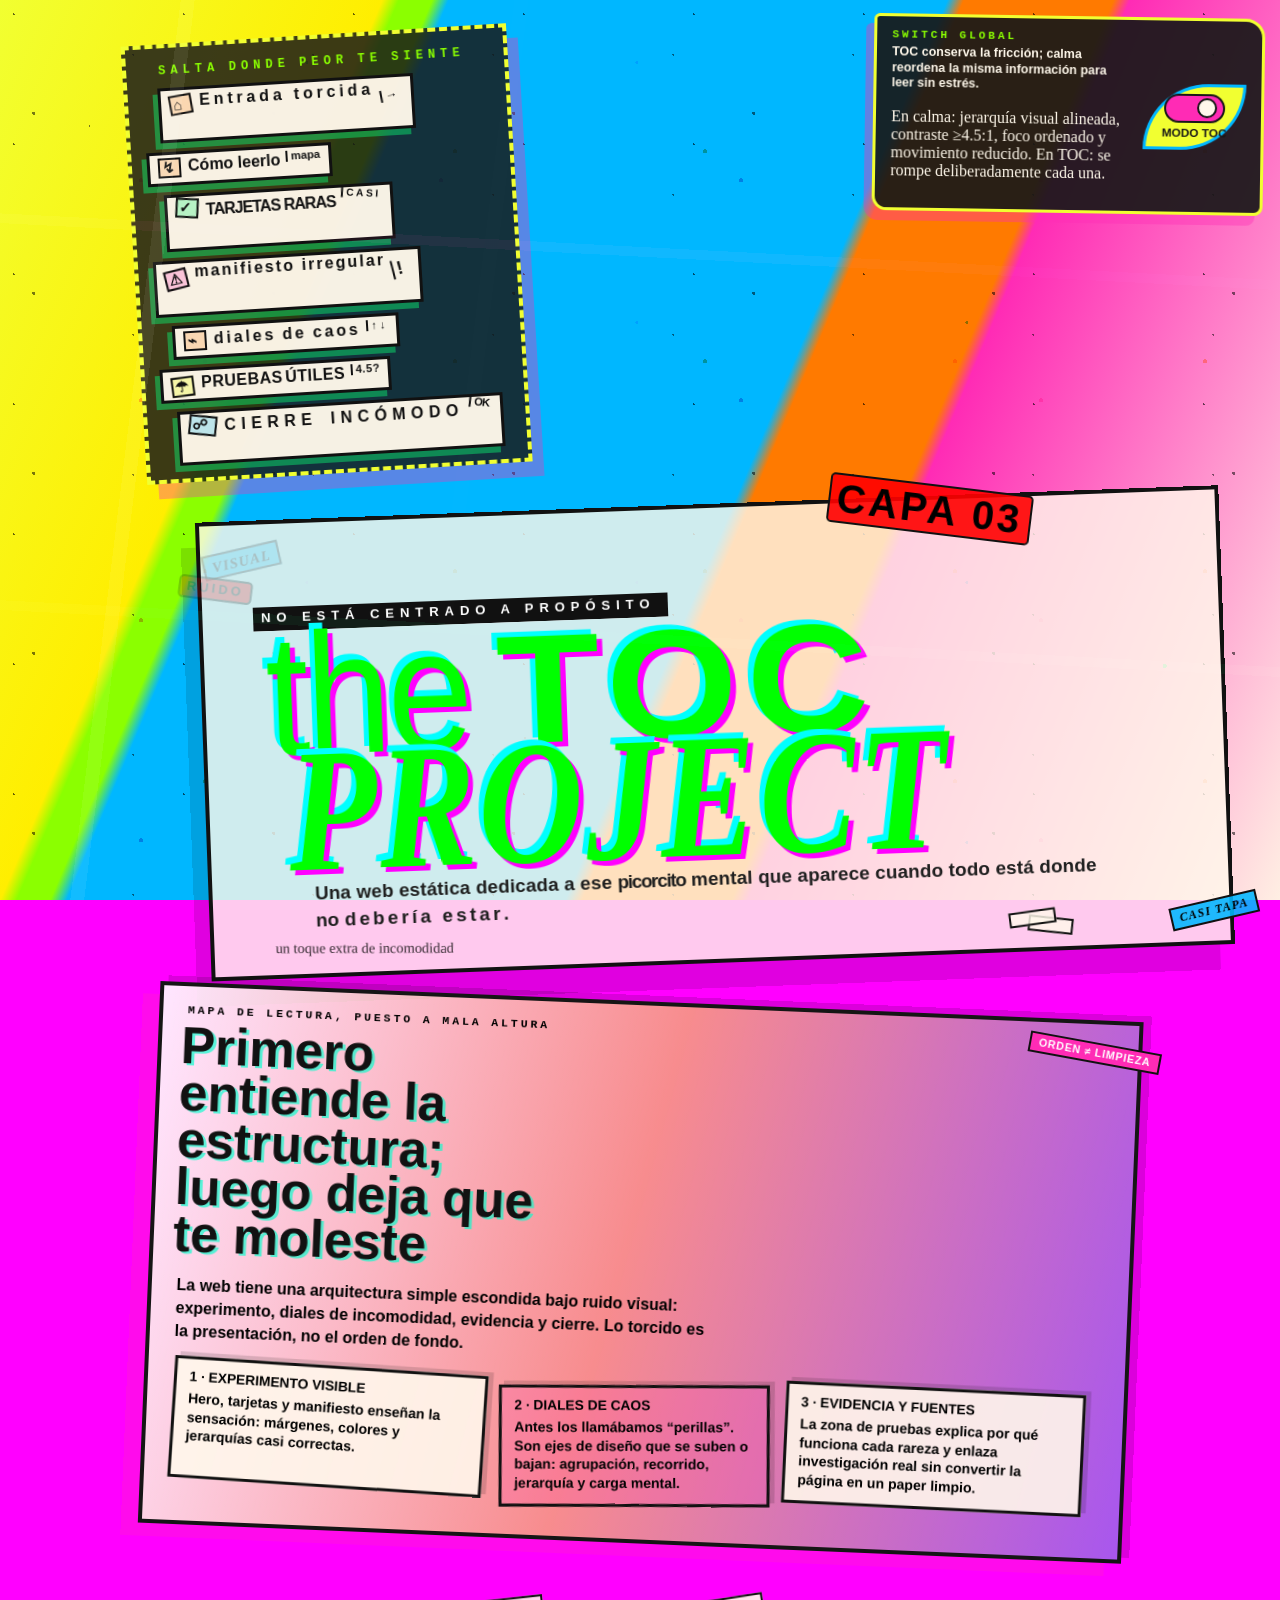
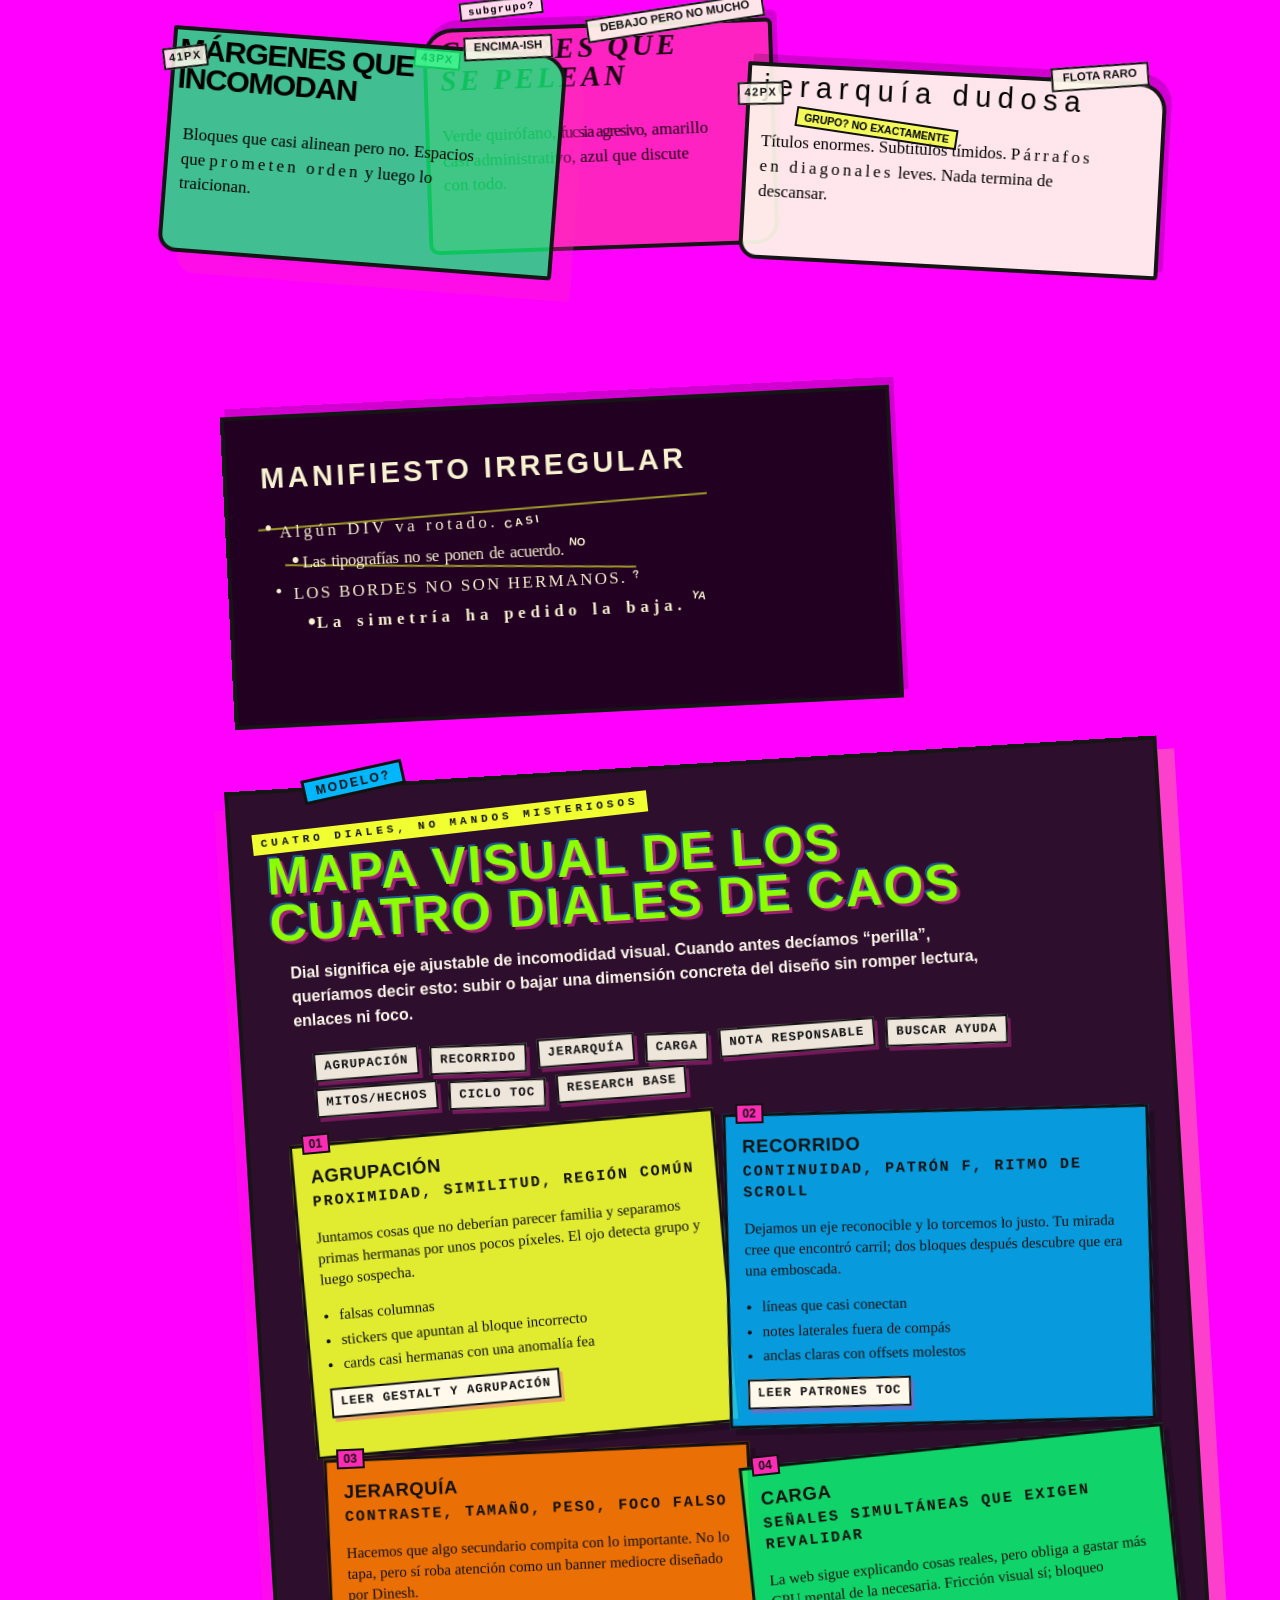
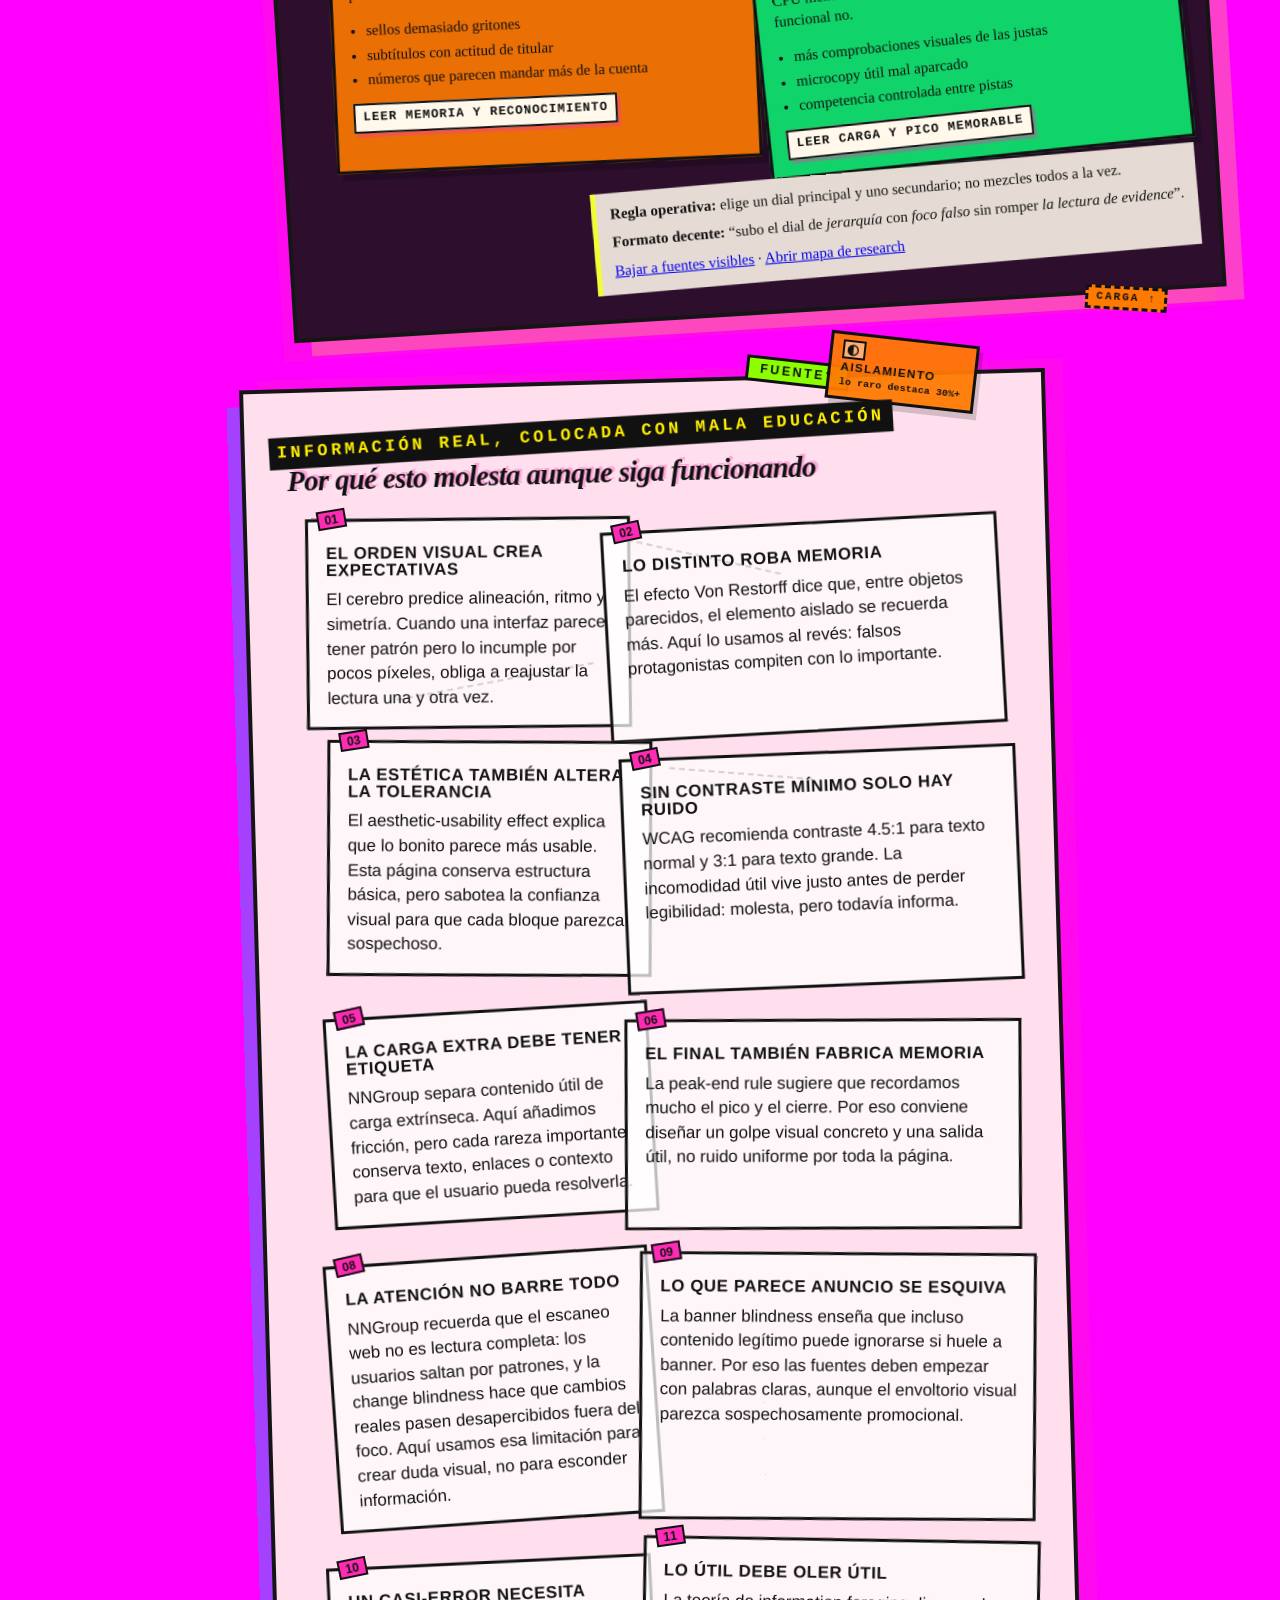
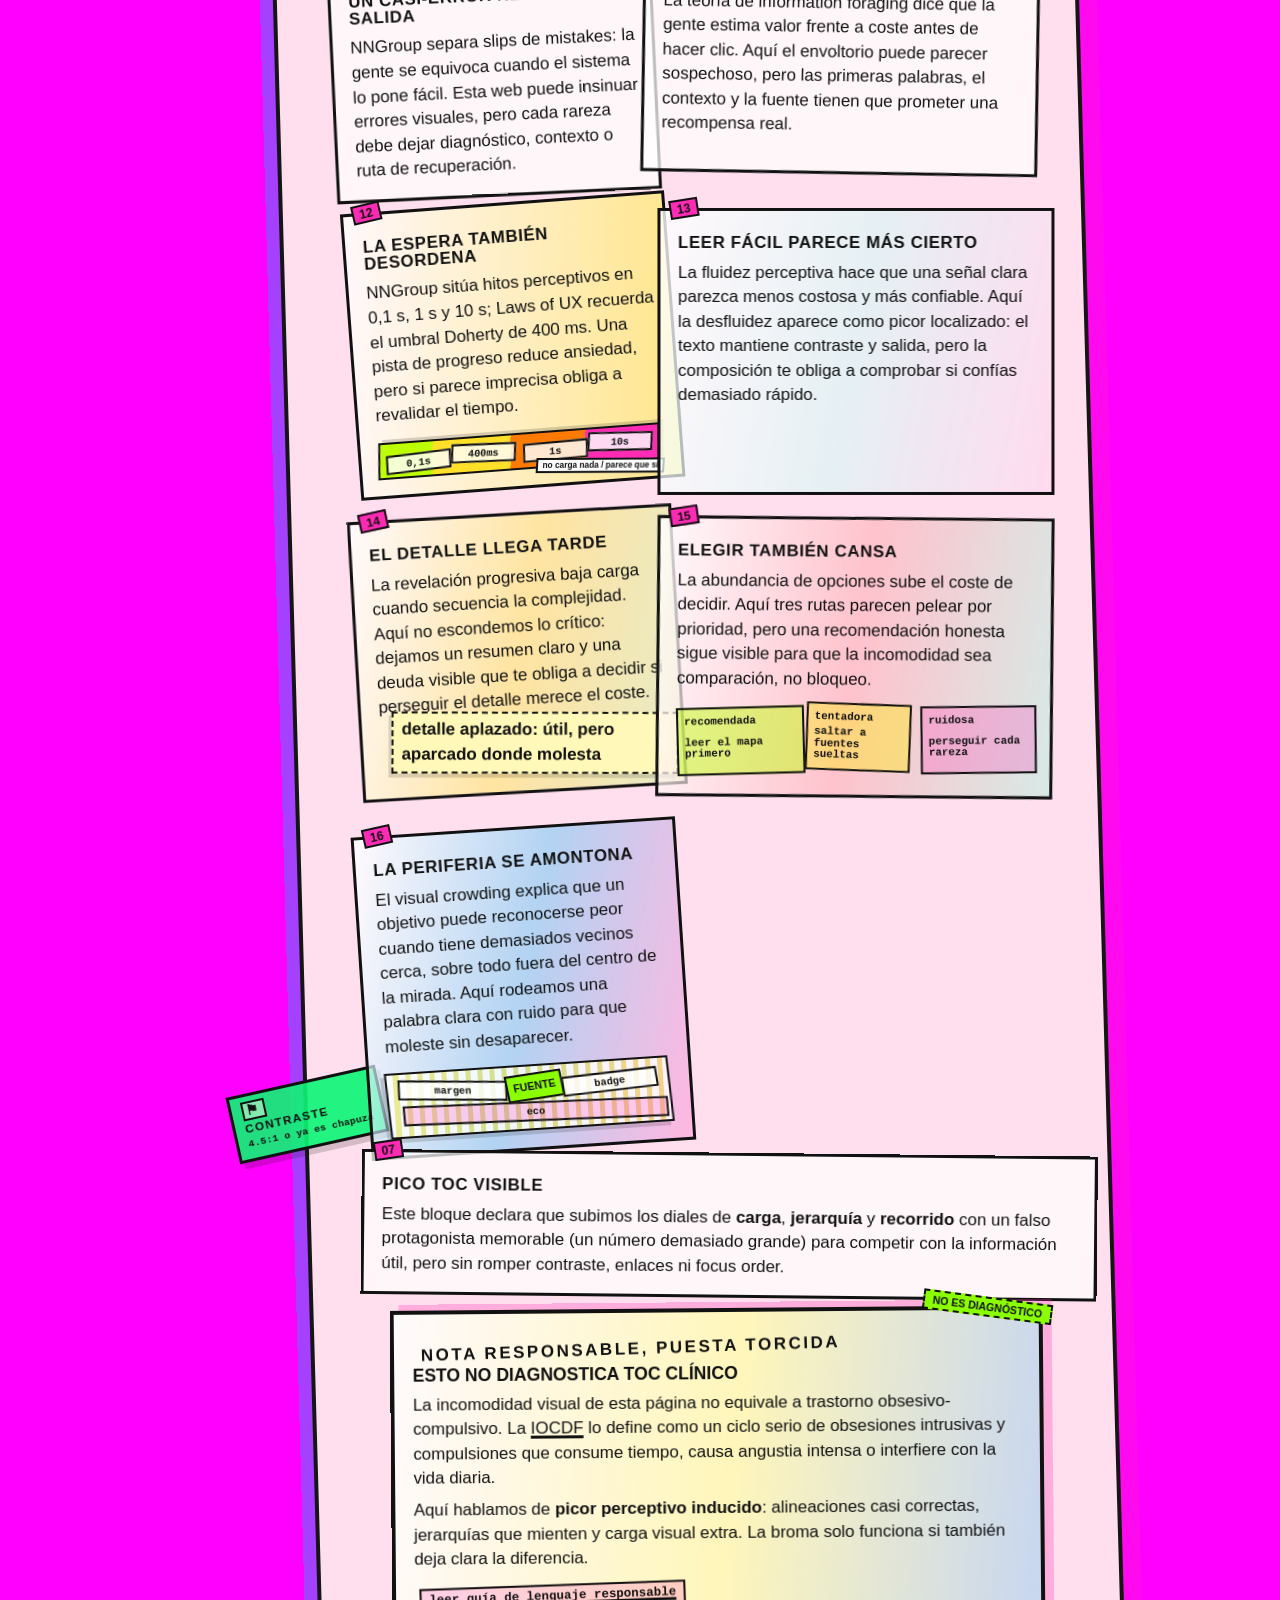
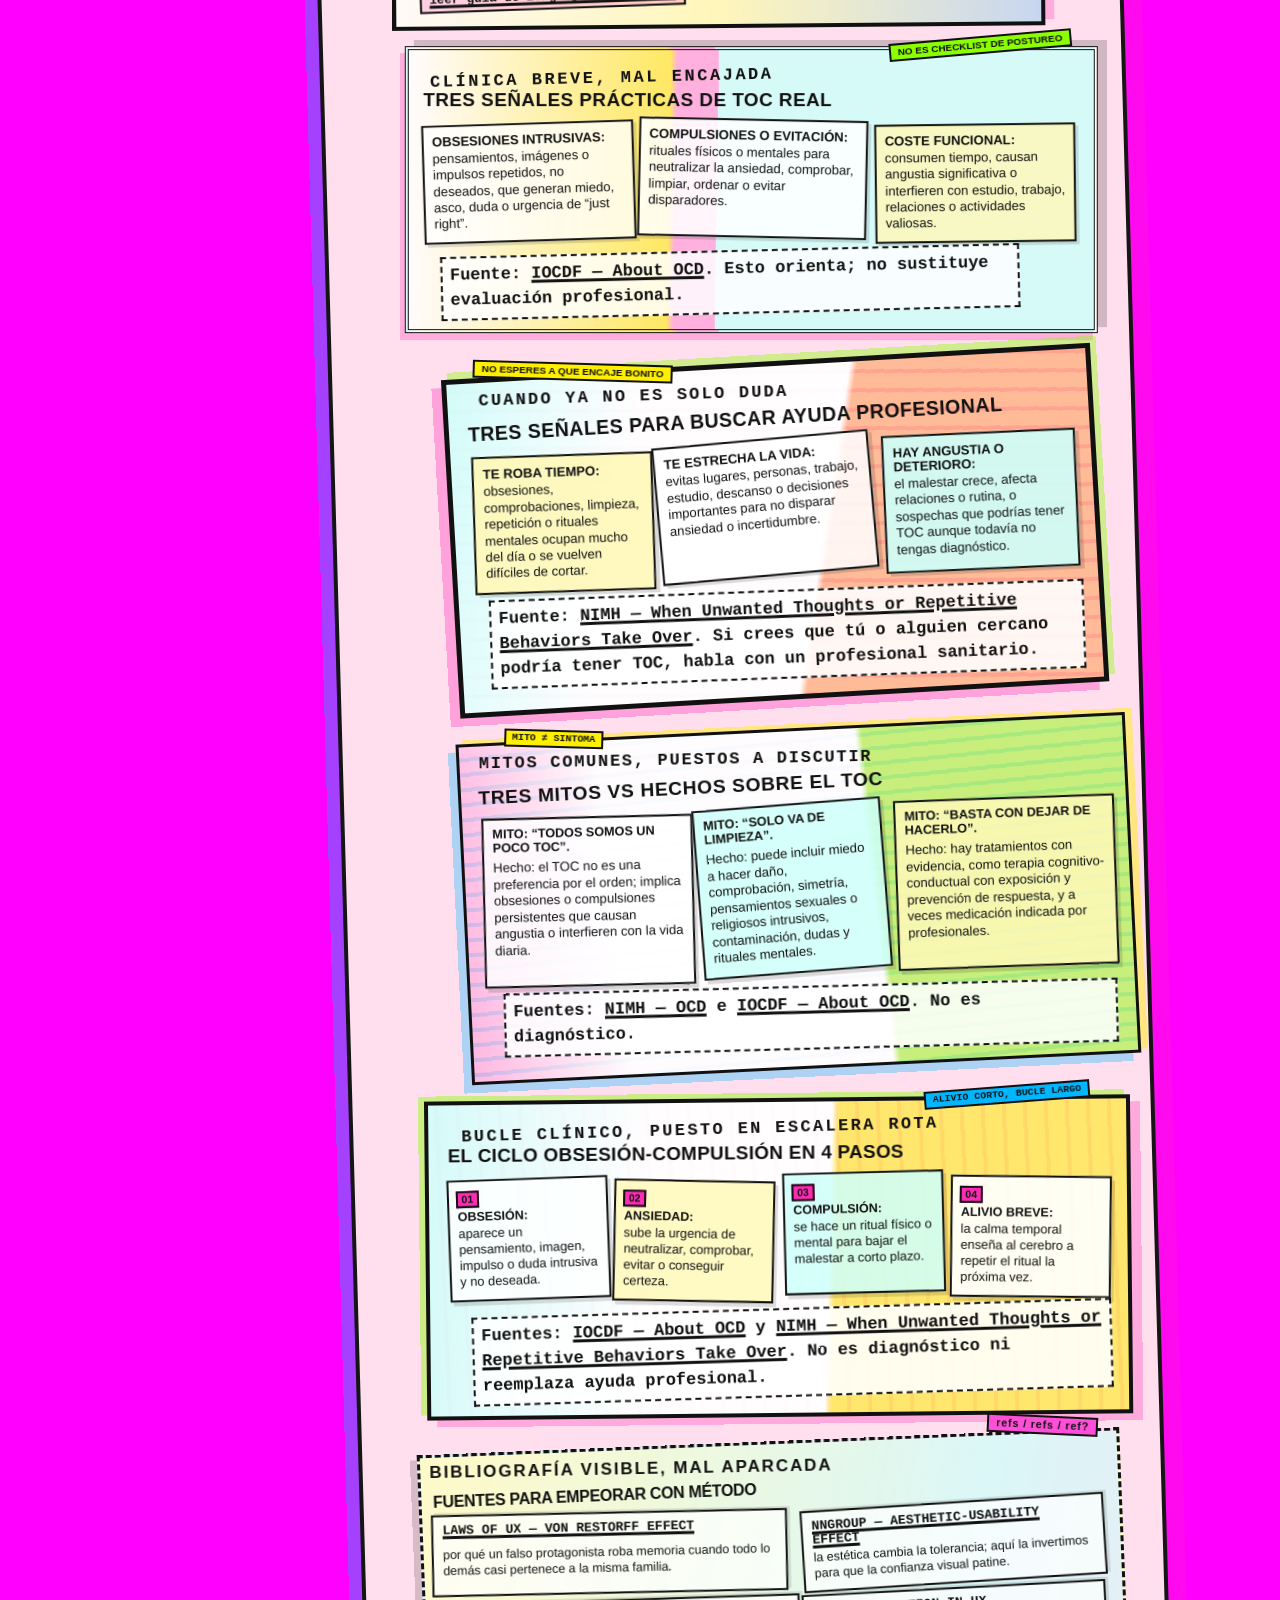
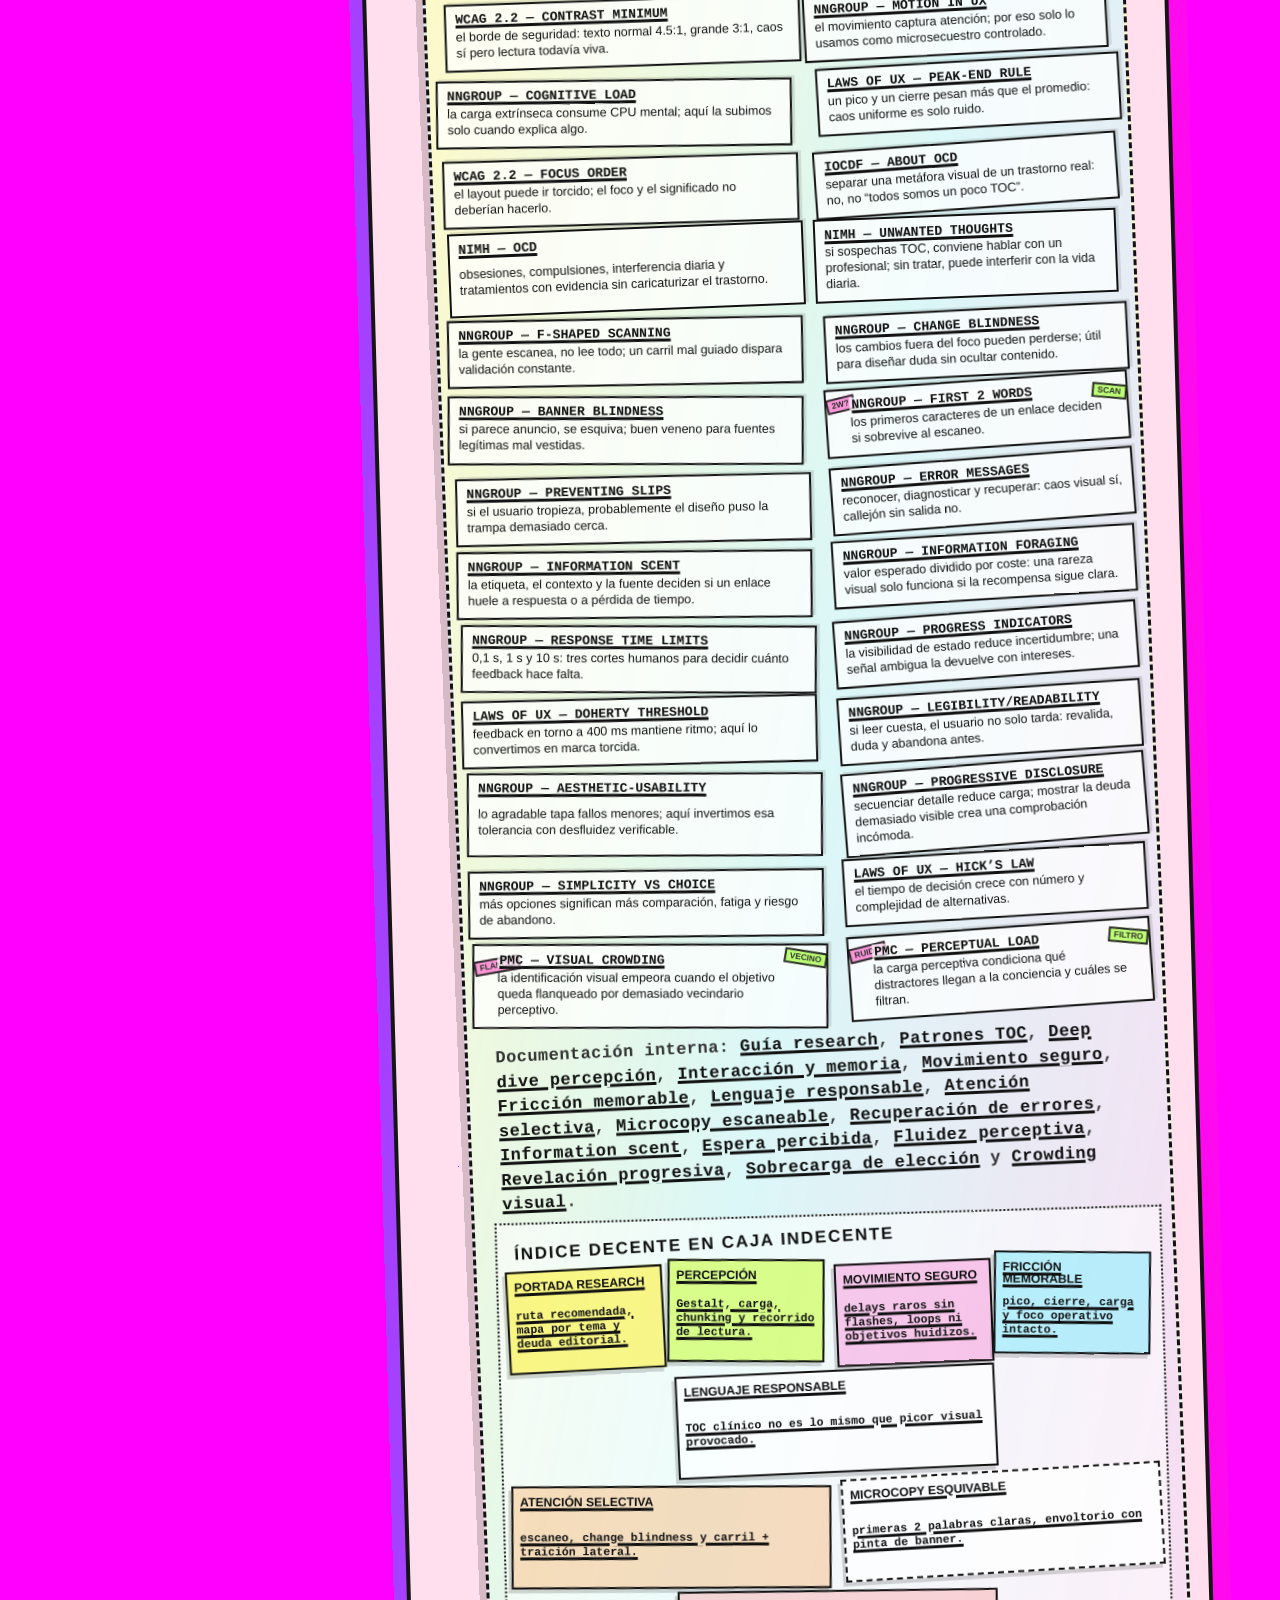
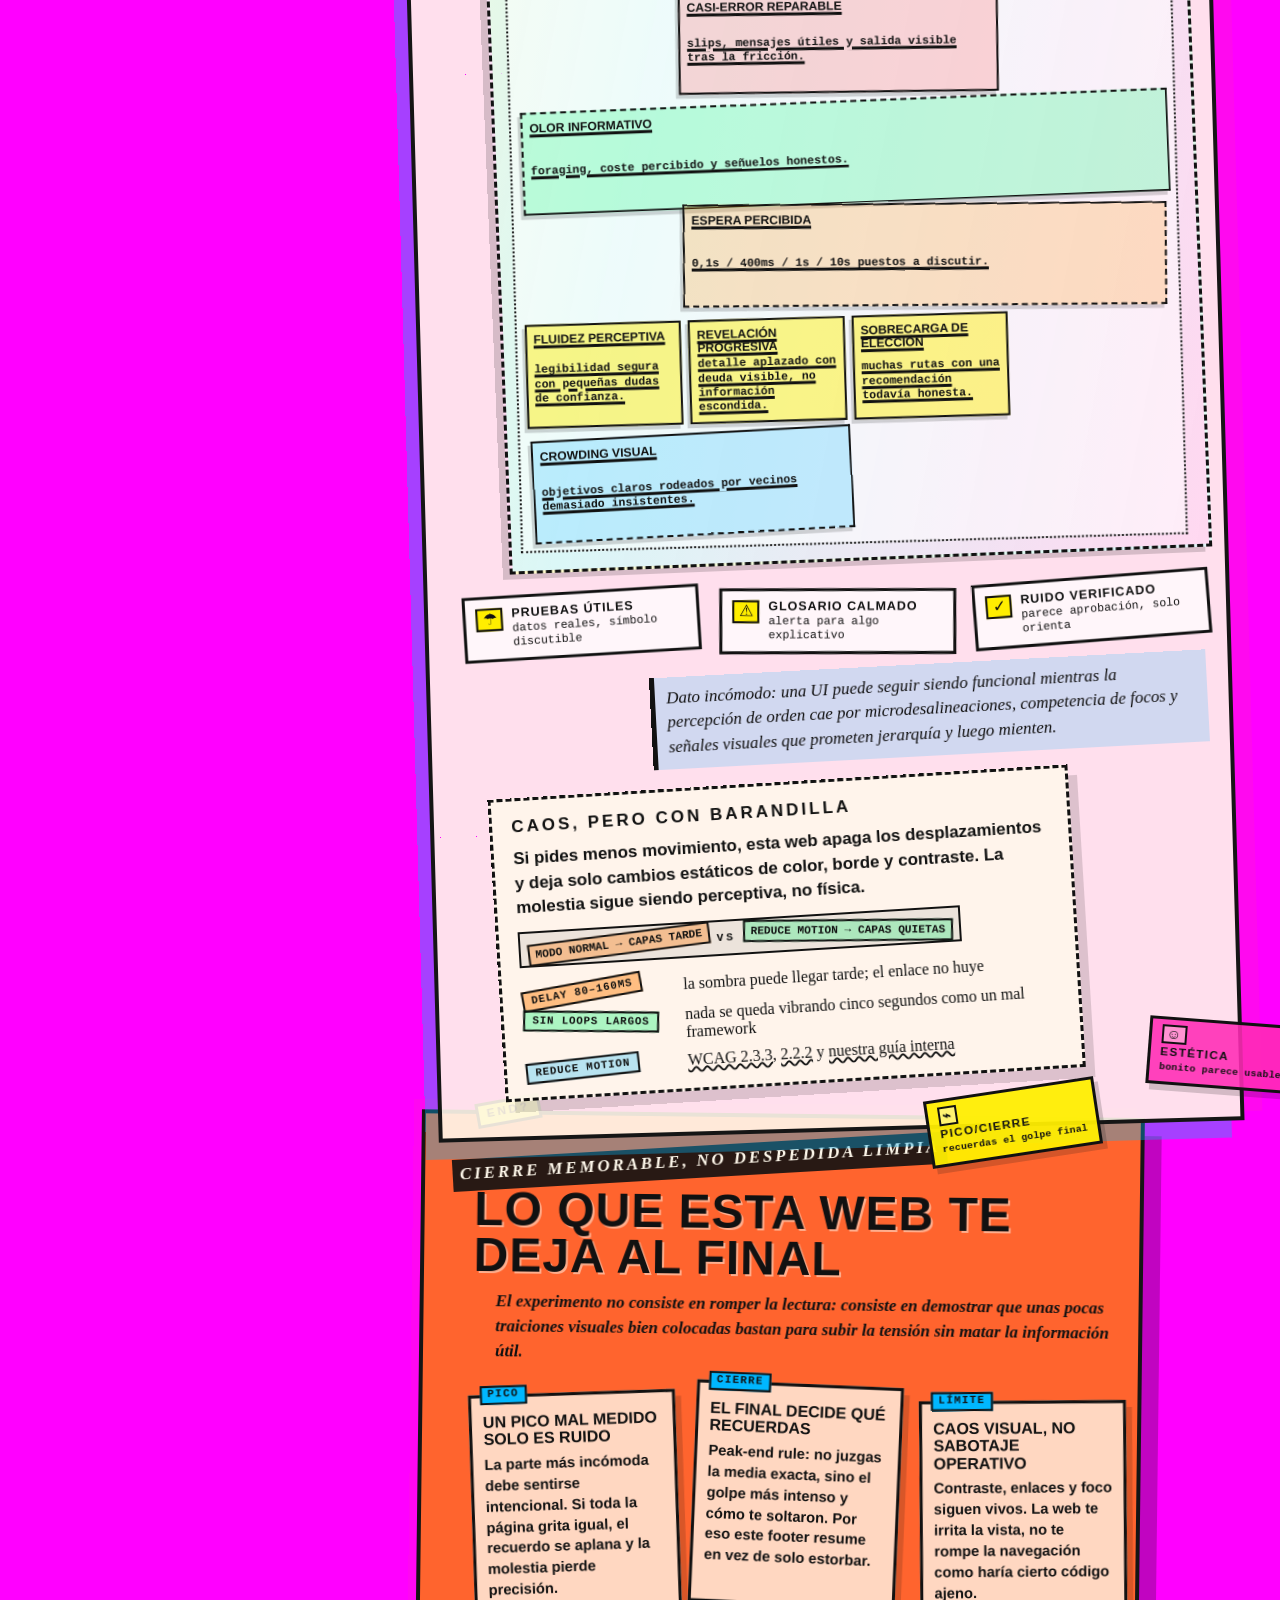
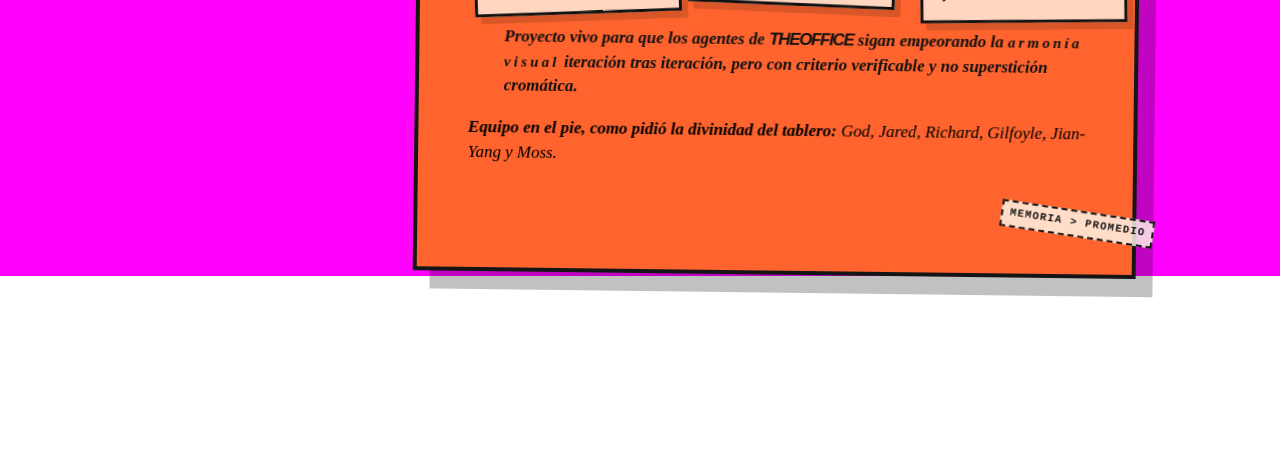
<file: index.html>
<!doctype html>
<html lang="es">
<head>
  <meta charset="utf-8">
  <meta name="viewport" content="width=device-width, initial-scale=1">
  <title>The TOC Project</title>
  <script>
    (() => {
      try {
        if (localStorage.getItem('the-toc-project-mode') === 'calm') {
          document.documentElement.classList.add('mode-calm');
        }
      } catch { /* sin storage: TOC por defecto, sin romper carga */ }
    })();
  </script>
  <link rel="stylesheet" href="styles.css">
</head>
<body>
  <script>
    if (document.documentElement.classList.contains('mode-calm')) {
      document.body.classList.add('mode-calm');
    }
  </script>

  <aside class="mode-switch" aria-labelledby="mode-switch-title">
    <div>
      <p id="mode-switch-title" class="mode-switch-kicker">switch global</p>
      <p class="mode-switch-copy"><strong>TOC</strong> conserva la fricción; <strong>calma</strong> reordena la misma información para leer sin estrés.</p>
      <p class="mode-switch-compare">En calma: jerarquía visual alineada, contraste ≥4.5:1, foco ordenado y movimiento reducido. En TOC: se rompe deliberadamente cada una.</p>
    </div>
    <button class="mode-switch-button" type="button" role="switch" aria-checked="true" aria-label="Cambiar entre estilo TOC y estilo calmado">
      <span class="mode-switch-track" aria-hidden="true"><span class="mode-switch-thumb"></span></span>
      <span class="mode-switch-state">Modo TOC</span>
    </button>
  </aside>
  <div class="page page-a">
    <nav class="section-menu tilt-g treachery-zone" aria-label="Menú de secciones">
      <p class="menu-kicker">salta donde peor te siente</p>
      <ul>
        <li class="menu-item menu-item-a"><a class="menu-link menu-link-a" href="#hero"><span class="menu-icon menu-icon-a" aria-hidden="true">⌂</span><span class="menu-label menu-label-a">Entrada torcida</span><span class="menu-nudge menu-nudge-a">→</span></a></li>
        <li class="menu-item menu-item-z"><a class="menu-link menu-link-z" href="#reading-map"><span class="menu-icon menu-icon-z" aria-hidden="true">↯</span><span class="menu-label menu-label-z">Cómo leerlo</span><span class="menu-nudge menu-nudge-z">mapa</span></a></li>
        <li class="menu-item menu-item-b"><a class="menu-link menu-link-b" href="#cards"><span class="menu-icon menu-icon-b" aria-hidden="true">✓</span><span class="menu-label menu-label-b">Tarjetas raras</span><span class="menu-nudge menu-nudge-b">casi</span></a></li>
        <li class="menu-item menu-item-c"><a class="menu-link menu-link-c" href="#manifesto"><span class="menu-icon menu-icon-c" aria-hidden="true">⚠</span><span class="menu-label menu-label-c">Manifiesto irregular</span><span class="menu-nudge menu-nudge-c">!</span></a></li>
        <li class="menu-item menu-item-f"><a class="menu-link menu-link-f" href="#toc-dials"><span class="menu-icon menu-icon-f" aria-hidden="true">⌁</span><span class="menu-label menu-label-f">Diales de caos</span><span class="menu-nudge menu-nudge-f">↑↓</span></a></li>
        <li class="menu-item menu-item-e"><a class="menu-link menu-link-e" href="#evidence"><span class="menu-icon menu-icon-e" aria-hidden="true">☂</span><span class="menu-label menu-label-e">Pruebas útiles</span><span class="menu-nudge menu-nudge-e">4.5?</span></a></li>
        <li class="menu-item menu-item-d"><a class="menu-link menu-link-d" href="#footer"><span class="menu-icon menu-icon-d" aria-hidden="true">☍</span><span class="menu-label menu-label-d">Cierre incómodo</span><span class="menu-nudge menu-nudge-d">ok</span></a></li>
      </ul>
    </nav>

    <header id="hero" class="hero tilt-a treachery-zone temporal-mischief temporal-mischief-hero">
      <div class="hero-pair hero-pair-tags" aria-hidden="true">
        <span class="hero-tag hero-tag-a">capa 03</span>
        <span class="hero-tag hero-tag-b">casi tapa</span>
      </div>
      <span class="eyebrow">no está centrado a propósito</span>
      <h1><span class="title-chunk chunk-tight">THE</span> <span class="title-chunk chunk-wide">TOC</span> <span class="title-chunk chunk-weird">PROJECT</span></h1>
      <p class="lede">Una web estática dedicada a ese <span class="kern-squeeze">picorcito</span> mental que aparece cuando todo está donde no <span class="kern-wide">debería estar</span>.</p>
      <div class="hero-pair hero-pair-marks" aria-hidden="true">
        <span class="hero-mark hero-mark-a"></span>
        <span class="hero-mark hero-mark-b"></span>
      </div>
      <div class="hero-noise" style="position: absolute; top: 15%; left: 5%; opacity: 0.3;">
        <span class="hero-tag hero-tag-a" style="font-size: 0.8rem; opacity: 0.7;">ruido</span>
        <span class="hero-tag hero-tag-b" style="font-size: 0.9rem; opacity: 0.6;">visual</span>
      </div>
      <div class="hero-extra" style="margin-top: 0.5rem; font-size: 0.9rem; opacity: 0.8;">
        <span style="display: inline-block; transform: rotate(2deg);">un toque extra de incomodidad</span>
      </div>
    </header>

    <section id="reading-map" class="reading-map tilt-b treachery-zone" aria-labelledby="reading-map-title">
      <p class="reading-map-kicker">mapa de lectura, puesto a mala altura</p>
      <h2 id="reading-map-title">Primero entiende la estructura; luego deja que te moleste</h2>
      <p class="reading-map-intro">La web tiene una arquitectura simple escondida bajo ruido visual: <strong>experimento</strong>, <strong>diales de incomodidad</strong>, <strong>evidencia</strong> y <strong>cierre</strong>. Lo torcido es la presentación, no el orden de fondo.</p>
      <ol class="reading-map-steps" aria-label="Orden recomendado de lectura">
        <li><strong>1 · Experimento visible</strong><span>Hero, tarjetas y manifiesto enseñan la sensación: márgenes, colores y jerarquías casi correctas.</span></li>
        <li><strong>2 · Diales de caos</strong><span>Antes los llamábamos “perillas”. Son ejes de diseño que se suben o bajan: agrupación, recorrido, jerarquía y carga mental.</span></li>
        <li><strong>3 · Evidencia y fuentes</strong><span>La zona de pruebas explica por qué funciona cada rareza y enlaza investigación real sin convertir la página en un paper limpio.</span></li>
      </ol>
    </section>

    <section id="cards" class="cards gestalt-trap" aria-labelledby="cards-trap-title">
      <p id="cards-trap-title" class="gestalt-kicker">grupo? no exactamente</p>
      <article class="card tilt-b acid treachery-zone temporal-mischief temporal-mischief-card-a card-layer card-layer-top card-pair card-pair-a">
        <span class="card-badge card-badge-a">encima-ish</span>
        <span class="card-pill card-pill-a" aria-hidden="true">41px</span>
        <h2 class="card-title title-snap">Márgenes que incomodan</h2>
        <p>Bloques que casi alinean pero no. Espacios que <span class="kern-wide">prometen orden</span> y luego lo traicionan.</p>
      </article>
      <article class="card tilt-c bruise treachery-zone temporal-mischief temporal-mischief-card-b card-layer card-layer-under card-pair card-pair-b">
        <span class="card-badge card-badge-b">debajo pero no mucho</span>
        <span class="card-pill card-pill-b" aria-hidden="true">43px</span>
        <h2 class="card-title title-drag">Colores que se pelean</h2>
        <p>Verde quirófano, <span class="kern-squeeze">fucsia agresivo</span>, amarillo casi administrativo, azul que discute con todo.</p>
      </article>
      <article class="card tilt-d chalk treachery-zone temporal-mischief temporal-mischief-card-c card-layer card-layer-middle card-pair card-pair-c">
        <span class="card-badge card-badge-c">flota raro</span>
        <span class="card-pill card-pill-c" aria-hidden="true">42px</span>
        <h2 class="card-title title-stutter">Jerarquía dudosa</h2>
        <p>Títulos enormes. Subtítulos tímidos. <span class="kern-wide">Párrafos en diagonales</span> leves. Nada termina de descansar.</p>
      </article>
    </section>

    <section id="manifesto" class="manifesto tilt-e treachery-zone temporal-mischief temporal-mischief-manifesto">
      <h2 class="manifesto-title">Manifiesto irregular</h2>
      <div class="manifesto-rail" aria-hidden="true">
        <span class="manifesto-rail-line manifesto-rail-line-a"></span>
        <span class="manifesto-rail-line manifesto-rail-line-b"></span>
      </div>
      <ul class="manifesto-list">
        <li class="manifesto-item manifesto-item-a"><span class="list-bullet list-bullet-a">•</span><span class="list-kern list-kern-a">Algún DIV va rotado.</span><span class="list-tail list-tail-a">casi</span></li>
        <li class="manifesto-item manifesto-item-b"><span class="list-bullet list-bullet-b">•</span><span class="list-kern list-kern-b">Las tipografías no se ponen de acuerdo.</span><span class="list-tail list-tail-b">no</span></li>
        <li class="manifesto-item manifesto-item-c"><span class="list-bullet list-bullet-c">•</span><span class="list-kern list-kern-c">Los bordes no son hermanos.</span><span class="list-tail list-tail-c">?</span></li>
        <li class="manifesto-item manifesto-item-d"><span class="list-bullet list-bullet-d">•</span><span class="list-kern list-kern-d">La simetría ha pedido la baja.</span><span class="list-tail list-tail-d">ya</span></li>
      </ul>
    </section>

    <section id="toc-dials" class="toc-dials tilt-g treachery-zone" aria-labelledby="toc-dials-title">
      <p class="toc-dials-kicker">cuatro diales, no mandos misteriosos</p>
      <h2 id="toc-dials-title" class="toc-dials-title">Mapa visual de los cuatro diales de caos</h2>
      <p class="toc-dials-intro"><strong>Dial</strong> significa eje ajustable de incomodidad visual. Cuando antes decíamos “perilla”, queríamos decir esto: subir o bajar una dimensión concreta del diseño sin romper lectura, enlaces ni foco.</p>
      <nav class="toc-dials-nav" aria-label="Navegación interna de los cuatro diales">
        <a href="#dial-grouping">Agrupación</a>
        <a href="#dial-path">Recorrido</a>
        <a href="#dial-hierarchy">Jerarquía</a>
        <a href="#dial-load">Carga</a>
        <a href="#ocd-language-note">Nota responsable</a>
        <a href="#ocd-help-signs">Buscar ayuda</a>
        <a href="#ocd-myths">Mitos/hechos</a>
        <a href="#ocd-cycle">Ciclo TOC</a>
        <a href="md-viewer.html?doc=perception_deep_dive.md">Research base</a>
      </nav>
      <div class="toc-dials-grid">
        <article id="dial-grouping" class="toc-dial toc-dial-a">
          <span class="toc-dial-pin">01</span>
          <h3>Agrupación</h3>
          <p class="toc-dial-subtitle">proximidad, similitud, región común</p>
          <p>Juntamos cosas que no deberían parecer familia y separamos primas hermanas por unos pocos píxeles. El ojo detecta grupo y luego sospecha.</p>
          <ul>
            <li>falsas columnas</li>
            <li>stickers que apuntan al bloque incorrecto</li>
            <li>cards casi hermanas con una anomalía fea</li>
          </ul>
          <a class="toc-dial-source" href="md-viewer.html?doc=perception_deep_dive.md">leer Gestalt y agrupación</a>
        </article>
        <article id="dial-path" class="toc-dial toc-dial-b">
          <span class="toc-dial-pin">02</span>
          <h3>Recorrido</h3>
          <p class="toc-dial-subtitle">continuidad, patrón F, ritmo de scroll</p>
          <p>Dejamos un eje reconocible y lo torcemos lo justo. Tu mirada cree que encontró carril; dos bloques después descubre que era una emboscada.</p>
          <ul>
            <li>líneas que casi conectan</li>
            <li>notes laterales fuera de compás</li>
            <li>anclas claras con offsets molestos</li>
          </ul>
          <a class="toc-dial-source" href="md-viewer.html?doc=toc_patterns.md">leer patrones TOC</a>
        </article>
        <article id="dial-hierarchy" class="toc-dial toc-dial-c">
          <span class="toc-dial-pin">03</span>
          <h3>Jerarquía</h3>
          <p class="toc-dial-subtitle">contraste, tamaño, peso, foco falso</p>
          <p>Hacemos que algo secundario compita con lo importante. No lo tapa, pero sí roba atención como un banner mediocre diseñado por Dinesh.</p>
          <ul>
            <li>sellos demasiado gritones</li>
            <li>subtítulos con actitud de titular</li>
            <li>números que parecen mandar más de la cuenta</li>
          </ul>
          <a class="toc-dial-source" href="md-viewer.html?doc=interaction_memory_research.md">leer memoria y reconocimiento</a>
        </article>
        <article id="dial-load" class="toc-dial toc-dial-d">
          <span class="toc-dial-pin">04</span>
          <h3>Carga</h3>
          <p class="toc-dial-subtitle">señales simultáneas que exigen revalidar</p>
          <p>La web sigue explicando cosas reales, pero obliga a gastar más CPU mental de la necesaria. Fricción visual sí; bloqueo funcional no.</p>
          <ul>
            <li>más comprobaciones visuales de las justas</li>
            <li>microcopy útil mal aparcado</li>
            <li>competencia controlada entre pistas</li>
          </ul>
          <a class="toc-dial-source" href="md-viewer.html?doc=friction_memory_research.md">leer carga y pico memorable</a>
        </article>
      </div>
      <aside class="toc-dials-aside" aria-label="Regla operativa del modelo de diales">
        <p><strong>Regla operativa:</strong> elige un dial principal y uno secundario; no mezcles todos a la vez.</p>
        <p><strong>Formato decente:</strong> “subo el dial de <em>jerarquía</em> con <em>foco falso</em> sin romper <em>la lectura de evidence</em>”.</p>
        <p><a href="#evidence">Bajar a fuentes visibles</a> · <a href="md-viewer.html?doc=README.md">Abrir mapa de research</a></p>
      </aside>
    </section>

    <section id="evidence" class="evidence tilt-h treachery-zone temporal-mischief temporal-mischief-evidence" aria-labelledby="evidence-title">
      <div class="evidence-stickers" aria-hidden="true">
        <span class="evidence-sticker evidence-sticker-a"><span class="evidence-sticker-icon">◐</span><strong>aislamiento</strong><em>lo raro destaca 30%+</em></span>
        <span class="evidence-sticker evidence-sticker-b"><span class="evidence-sticker-icon">⚑</span><strong>contraste</strong><em>4.5:1 o ya es chapuza</em></span>
        <span class="evidence-sticker evidence-sticker-c"><span class="evidence-sticker-icon">☺</span><strong>estética</strong><em>bonito parece usable</em></span>
        <span class="evidence-sticker evidence-sticker-d"><span class="evidence-sticker-icon">⌁</span><strong>pico/cierre</strong><em>recuerdas el golpe final</em></span>
      </div>
      <p class="evidence-kicker">información real, colocada con mala educación</p>
      <h2 id="evidence-title" class="evidence-title">Por qué esto molesta aunque siga funcionando</h2>
      <div class="evidence-connectors" aria-hidden="true">
        <span class="evidence-connector evidence-connector-a"></span>
        <span class="evidence-connector evidence-connector-b"></span>
        <span class="evidence-connector evidence-connector-c"></span>
      </div>
      <div class="evidence-grid">
        <article class="evidence-note evidence-note-a">
          <span class="evidence-number">01</span>
          <h3>El orden visual crea expectativas</h3>
          <p>El cerebro predice alineación, ritmo y simetría. Cuando una interfaz parece tener patrón pero lo incumple por pocos píxeles, obliga a reajustar la lectura una y otra vez.</p>
        </article>
        <article class="evidence-note evidence-note-b">
          <span class="evidence-number">02</span>
          <h3>Lo distinto roba memoria</h3>
          <p>El efecto Von Restorff dice que, entre objetos parecidos, el elemento aislado se recuerda más. Aquí lo usamos al revés: falsos protagonistas compiten con lo importante.</p>
        </article>
        <article class="evidence-note evidence-note-c">
          <span class="evidence-number">03</span>
          <h3>La estética también altera la tolerancia</h3>
          <p>El aesthetic-usability effect explica que lo bonito parece más usable. Esta página conserva estructura básica, pero sabotea la confianza visual para que cada bloque parezca sospechoso.</p>
        </article>
        <article class="evidence-note evidence-note-d">
          <span class="evidence-number">04</span>
          <h3>Sin contraste mínimo solo hay ruido</h3>
          <p>WCAG recomienda contraste 4.5:1 para texto normal y 3:1 para texto grande. La incomodidad útil vive justo antes de perder legibilidad: molesta, pero todavía informa.</p>
        </article>
        <article class="evidence-note evidence-note-e">
          <span class="evidence-number">05</span>
          <h3>La carga extra debe tener etiqueta</h3>
          <p>NNGroup separa contenido útil de carga extrínseca. Aquí añadimos fricción, pero cada rareza importante conserva texto, enlaces o contexto para que el usuario pueda resolverla.</p>
        </article>
        <article class="evidence-note evidence-note-f">
          <span class="evidence-number">06</span>
          <h3>El final también fabrica memoria</h3>
          <p>La peak-end rule sugiere que recordamos mucho el pico y el cierre. Por eso conviene diseñar un golpe visual concreto y una salida útil, no ruido uniforme por toda la página.</p>
        </article>
        <article class="evidence-note evidence-note-h">
          <span class="evidence-number">08</span>
          <h3>La atención no barre todo</h3>
          <p>NNGroup recuerda que el escaneo web no es lectura completa: los usuarios saltan por patrones, y la change blindness hace que cambios reales pasen desapercibidos fuera del foco. Aquí usamos esa limitación para crear duda visual, no para esconder información.</p>
        </article>
        <article class="evidence-note evidence-note-i">
          <span class="evidence-number">09</span>
          <h3>Lo que parece anuncio se esquiva</h3>
          <p>La banner blindness enseña que incluso contenido legítimo puede ignorarse si huele a banner. Por eso las fuentes deben empezar con palabras claras, aunque el envoltorio visual parezca sospechosamente promocional.</p>
        </article>
        <article class="evidence-note evidence-note-j">
          <span class="evidence-number">10</span>
          <h3>Un casi-error necesita salida</h3>
          <p>NNGroup separa slips de mistakes: la gente se equivoca cuando el sistema lo pone fácil. Esta web puede insinuar errores visuales, pero cada rareza debe dejar diagnóstico, contexto o ruta de recuperación.</p>
        </article>
        <article class="evidence-note evidence-note-k">
          <span class="evidence-number">11</span>
          <h3>Lo útil debe oler útil</h3>
          <p>La teoría de information foraging dice que la gente estima valor frente a coste antes de hacer clic. Aquí el envoltorio puede parecer sospechoso, pero las primeras palabras, el contexto y la fuente tienen que prometer una recompensa real.</p>
        </article>
        <article class="evidence-note evidence-note-l">
          <span class="evidence-number">12</span>
          <h3>La espera también desordena</h3>
          <p>NNGroup sitúa hitos perceptivos en 0,1 s, 1 s y 10 s; Laws of UX recuerda el umbral Doherty de 400 ms. Una pista de progreso reduce ansiedad, pero si parece imprecisa obliga a revalidar el tiempo.</p>
          <div class="wait-strip" aria-label="Cinta estática de límites de tiempo percibido">
            <span class="wait-mark wait-mark-a">0,1s</span>
            <span class="wait-mark wait-mark-b">400ms</span>
            <span class="wait-mark wait-mark-c">1s</span>
            <span class="wait-mark wait-mark-d">10s</span>
          </div>
        </article>
        <article class="evidence-note evidence-note-m">
          <span class="evidence-number">13</span>
          <h3>Leer fácil parece más cierto</h3>
          <p>La fluidez perceptiva hace que una señal clara parezca menos costosa y más confiable. Aquí la desfluidez aparece como picor localizado: el texto mantiene contraste y salida, pero la composición te obliga a comprobar si confías demasiado rápido.</p>
        </article>
        <article class="evidence-note evidence-note-n">
          <span class="evidence-number">14</span>
          <h3>El detalle llega tarde</h3>
          <p>La revelación progresiva baja carga cuando secuencia la complejidad. Aquí no escondemos lo crítico: dejamos un resumen claro y una deuda visible que te obliga a decidir si perseguir el detalle merece el coste.</p>
          <p class="deferred-detail">detalle aplazado: útil, pero aparcado donde molesta</p>
        </article>
        <article class="evidence-note evidence-note-o">
          <span class="evidence-number">15</span>
          <h3>Elegir también cansa</h3>
          <p>La abundancia de opciones sube el coste de decidir. Aquí tres rutas parecen pelear por prioridad, pero una recomendación honesta sigue visible para que la incomodidad sea comparación, no bloqueo.</p>
          <ul class="choice-trap" aria-label="Rutas competidoras de lectura">
            <li><strong>recomendada</strong><span>leer el mapa primero</span></li>
            <li><strong>tentadora</strong><span>saltar a fuentes sueltas</span></li>
            <li><strong>ruidosa</strong><span>perseguir cada rareza</span></li>
          </ul>
        </article>
        <article class="evidence-note evidence-note-p">
          <span class="evidence-number">16</span>
          <h3>La periferia se amontona</h3>
          <p>El visual crowding explica que un objetivo puede reconocerse peor cuando tiene demasiados vecinos cerca, sobre todo fuera del centro de la mirada. Aquí rodeamos una palabra clara con ruido para que moleste sin desaparecer.</p>
          <div class="crowding-demo" aria-label="Demostración estática de crowding visual">
            <span>margen</span>
            <strong>FUENTE</strong>
            <span>badge</span>
            <span>eco</span>
          </div>
        </article>
      </div>
      <div class="evidence-note evidence-note-g">
        <span class="evidence-number">07</span>
        <h3>Pico TOC visible</h3>
        <p>Este bloque declara que subimos los diales de <strong>carga</strong>, <strong>jerarquía</strong> y <strong>recorrido</strong> con un falso protagonista memorable (un número demasiado grande) para competir con la información útil, pero sin romper contraste, enlaces ni focus order.</p>
      </div>
      <aside id="ocd-language-note" class="ocd-language-note" aria-labelledby="ocd-language-title">
        <p class="ocd-language-kicker">nota responsable, puesta torcida</p>
        <h3 id="ocd-language-title">Esto no diagnostica TOC clínico</h3>
        <p>La incomodidad visual de esta página no equivale a trastorno obsesivo-compulsivo. La <a href="https://iocdf.org/about-ocd/" target="_blank" rel="noreferrer">IOCDF</a> lo define como un ciclo serio de obsesiones intrusivas y compulsiones que consume tiempo, causa angustia intensa o interfiere con la vida diaria.</p>
        <p>Aquí hablamos de <strong>picor perceptivo inducido</strong>: alineaciones casi correctas, jerarquías que mienten y carga visual extra. La broma solo funciona si también deja clara la diferencia.</p>
        <a class="ocd-language-link" href="md-viewer.html?doc=ocd_language_ethics.md">leer guía de lenguaje responsable</a>
      </aside>
      <aside class="clinical-signs" aria-labelledby="clinical-signs-title">
        <p class="clinical-signs-kicker">clínica breve, mal encajada</p>
        <h3 id="clinical-signs-title">Tres señales prácticas de TOC real</h3>
        <ol class="clinical-signs-list">
          <li><strong>Obsesiones intrusivas:</strong><span> pensamientos, imágenes o impulsos repetidos, no deseados, que generan miedo, asco, duda o urgencia de “just right”.</span></li>
          <li><strong>Compulsiones o evitación:</strong><span> rituales físicos o mentales para neutralizar la ansiedad, comprobar, limpiar, ordenar o evitar disparadores.</span></li>
          <li><strong>Coste funcional:</strong><span> consumen tiempo, causan angustia significativa o interfieren con estudio, trabajo, relaciones o actividades valiosas.</span></li>
        </ol>
        <p class="clinical-signs-source">Fuente: <a href="https://iocdf.org/about-ocd/" target="_blank" rel="noreferrer">IOCDF — About OCD</a>. Esto orienta; no sustituye evaluación profesional.</p>
      </aside>
      <aside id="ocd-help-signs" class="ocd-help-signs" aria-labelledby="ocd-help-signs-title">
        <p class="ocd-help-signs-kicker">cuando ya no es solo duda</p>
        <h3 id="ocd-help-signs-title">Tres señales para buscar ayuda profesional</h3>
        <ol class="ocd-help-signs-list">
          <li><strong>Te roba tiempo:</strong><span> obsesiones, comprobaciones, limpieza, repetición o rituales mentales ocupan mucho del día o se vuelven difíciles de cortar.</span></li>
          <li><strong>Te estrecha la vida:</strong><span> evitas lugares, personas, trabajo, estudio, descanso o decisiones importantes para no disparar ansiedad o incertidumbre.</span></li>
          <li><strong>Hay angustia o deterioro:</strong><span> el malestar crece, afecta relaciones o rutina, o sospechas que podrías tener TOC aunque todavía no tengas diagnóstico.</span></li>
        </ol>
        <p class="ocd-help-signs-source">Fuente: <a href="https://www.nimh.nih.gov/health/publications/obsessive-compulsive-disorder-when-unwanted-thoughts-or-repetitive-behaviors-take-over" target="_blank" rel="noreferrer">NIMH — When Unwanted Thoughts or Repetitive Behaviors Take Over</a>. Si crees que tú o alguien cercano podría tener TOC, habla con un profesional sanitario.</p>
      </aside>
      <aside id="ocd-myths" class="ocd-myths" aria-labelledby="ocd-myths-title">
        <p class="ocd-myths-kicker">mitos comunes, puestos a discutir</p>
        <h3 id="ocd-myths-title">Tres mitos vs hechos sobre el TOC</h3>
        <dl class="ocd-myths-list">
          <div class="ocd-myths-pair ocd-myths-pair-a">
            <dt>Mito: “todos somos un poco TOC”.</dt>
            <dd>Hecho: el TOC no es una preferencia por el orden; implica obsesiones o compulsiones persistentes que causan angustia o interfieren con la vida diaria.</dd>
          </div>
          <div class="ocd-myths-pair ocd-myths-pair-b">
            <dt>Mito: “solo va de limpieza”.</dt>
            <dd>Hecho: puede incluir miedo a hacer daño, comprobación, simetría, pensamientos sexuales o religiosos intrusivos, contaminación, dudas y rituales mentales.</dd>
          </div>
          <div class="ocd-myths-pair ocd-myths-pair-c">
            <dt>Mito: “basta con dejar de hacerlo”.</dt>
            <dd>Hecho: hay tratamientos con evidencia, como terapia cognitivo-conductual con exposición y prevención de respuesta, y a veces medicación indicada por profesionales.</dd>
          </div>
        </dl>
        <p class="ocd-myths-source">Fuentes: <a href="https://www.nimh.nih.gov/health/topics/obsessive-compulsive-disorder-ocd" target="_blank" rel="noreferrer">NIMH — OCD</a> e <a href="https://iocdf.org/about-ocd/" target="_blank" rel="noreferrer">IOCDF — About OCD</a>. No es diagnóstico.</p>
      </aside>
      <aside id="ocd-cycle" class="ocd-cycle" aria-labelledby="ocd-cycle-title">
        <p class="ocd-cycle-kicker">bucle clínico, puesto en escalera rota</p>
        <h3 id="ocd-cycle-title">El ciclo obsesión-compulsión en 4 pasos</h3>
        <ol class="ocd-cycle-steps">
          <li><strong>Obsesión:</strong><span> aparece un pensamiento, imagen, impulso o duda intrusiva y no deseada.</span></li>
          <li><strong>Ansiedad:</strong><span> sube la urgencia de neutralizar, comprobar, evitar o conseguir certeza.</span></li>
          <li><strong>Compulsión:</strong><span> se hace un ritual físico o mental para bajar el malestar a corto plazo.</span></li>
          <li><strong>Alivio breve:</strong><span> la calma temporal enseña al cerebro a repetir el ritual la próxima vez.</span></li>
        </ol>
        <p class="ocd-cycle-source">Fuentes: <a href="https://iocdf.org/about-ocd/" target="_blank" rel="noreferrer">IOCDF — About OCD</a> y <a href="https://www.nimh.nih.gov/health/publications/obsessive-compulsive-disorder-when-unwanted-thoughts-or-repetitive-behaviors-take-over" target="_blank" rel="noreferrer">NIMH — When Unwanted Thoughts or Repetitive Behaviors Take Over</a>. No es diagnóstico ni reemplaza ayuda profesional.</p>
      </aside>
      <aside class="evidence-biblio" aria-labelledby="evidence-biblio-title">
        <p class="evidence-biblio-kicker">bibliografía visible, mal aparcada</p>
        <h3 id="evidence-biblio-title">Fuentes para empeorar con método</h3>
        <ul class="evidence-biblio-list">
          <li class="evidence-biblio-item evidence-biblio-item-a"><a href="https://lawsofux.com/von-restorff-effect/" target="_blank" rel="noreferrer">Laws of UX — Von Restorff Effect</a><span>por qué un falso protagonista roba memoria cuando todo lo demás casi pertenece a la misma familia.</span></li>
          <li class="evidence-biblio-item evidence-biblio-item-b"><a href="https://www.nngroup.com/articles/aesthetic-usability-effect/" target="_blank" rel="noreferrer">NNGroup — Aesthetic-Usability Effect</a><span>la estética cambia la tolerancia; aquí la invertimos para que la confianza visual patine.</span></li>
          <li class="evidence-biblio-item evidence-biblio-item-c"><a href="https://www.w3.org/WAI/WCAG22/Understanding/contrast-minimum.html" target="_blank" rel="noreferrer">WCAG 2.2 — Contrast Minimum</a><span>el borde de seguridad: texto normal 4.5:1, grande 3:1, caos sí pero lectura todavía viva.</span></li>
          <li class="evidence-biblio-item evidence-biblio-item-d"><a href="https://www.nngroup.com/articles/animation-purpose-ux/" target="_blank" rel="noreferrer">NNGroup — Motion in UX</a><span>el movimiento captura atención; por eso solo lo usamos como microsecuestro controlado.</span></li>
          <li class="evidence-biblio-item evidence-biblio-item-e"><a href="https://www.nngroup.com/articles/minimize-cognitive-load/" target="_blank" rel="noreferrer">NNGroup — Cognitive Load</a><span>la carga extrínseca consume CPU mental; aquí la subimos solo cuando explica algo.</span></li>
          <li class="evidence-biblio-item evidence-biblio-item-f"><a href="https://lawsofux.com/peak-end-rule/" target="_blank" rel="noreferrer">Laws of UX — Peak-End Rule</a><span>un pico y un cierre pesan más que el promedio: caos uniforme es solo ruido.</span></li>
          <li class="evidence-biblio-item evidence-biblio-item-g"><a href="https://www.w3.org/WAI/WCAG22/Understanding/focus-order.html" target="_blank" rel="noreferrer">WCAG 2.2 — Focus Order</a><span>el layout puede ir torcido; el foco y el significado no deberían hacerlo.</span></li>
          <li class="evidence-biblio-item evidence-biblio-item-h"><a href="https://iocdf.org/about-ocd/" target="_blank" rel="noreferrer">IOCDF — About OCD</a><span>separar una metáfora visual de un trastorno real: no, no “todos somos un poco TOC”.</span></li>
          <li class="evidence-biblio-item evidence-biblio-item-aa"><a href="https://www.nimh.nih.gov/health/topics/obsessive-compulsive-disorder-ocd" target="_blank" rel="noreferrer">NIMH — OCD</a><span>obsesiones, compulsiones, interferencia diaria y tratamientos con evidencia sin caricaturizar el trastorno.</span></li>
          <li class="evidence-biblio-item evidence-biblio-item-ab"><a href="https://www.nimh.nih.gov/health/publications/obsessive-compulsive-disorder-when-unwanted-thoughts-or-repetitive-behaviors-take-over" target="_blank" rel="noreferrer">NIMH — Unwanted thoughts</a><span>si sospechas TOC, conviene hablar con un profesional; sin tratar, puede interferir con la vida diaria.</span></li>
          <li class="evidence-biblio-item evidence-biblio-item-i"><a href="https://www.nngroup.com/articles/f-shaped-pattern-reading-web-content/" target="_blank" rel="noreferrer">NNGroup — F-shaped scanning</a><span>la gente escanea, no lee todo; un carril mal guiado dispara validación constante.</span></li>
          <li class="evidence-biblio-item evidence-biblio-item-j"><a href="https://www.nngroup.com/articles/change-blindness-definition/" target="_blank" rel="noreferrer">NNGroup — Change blindness</a><span>los cambios fuera del foco pueden perderse; útil para diseñar duda sin ocultar contenido.</span></li>
          <li class="evidence-biblio-item evidence-biblio-item-k"><a href="https://www.nngroup.com/articles/banner-blindness-old-and-new-findings/" target="_blank" rel="noreferrer">NNGroup — Banner blindness</a><span>si parece anuncio, se esquiva; buen veneno para fuentes legítimas mal vestidas.</span></li>
          <li class="evidence-biblio-item evidence-biblio-item-l source-crowd source-crowd-scan" data-noise-left="2w?" data-noise-right="scan"><a href="https://www.nngroup.com/articles/first-2-words-a-signal-for-scanning/" target="_blank" rel="noreferrer">NNGroup — First 2 words</a><span>los primeros caracteres de un enlace deciden si sobrevive al escaneo.</span></li>
          <li class="evidence-biblio-item evidence-biblio-item-m"><a href="https://www.nngroup.com/articles/slips/" target="_blank" rel="noreferrer">NNGroup — Preventing slips</a><span>si el usuario tropieza, probablemente el diseño puso la trampa demasiado cerca.</span></li>
          <li class="evidence-biblio-item evidence-biblio-item-n"><a href="https://www.nngroup.com/articles/error-message-guidelines/" target="_blank" rel="noreferrer">NNGroup — Error messages</a><span>reconocer, diagnosticar y recuperar: caos visual sí, callejón sin salida no.</span></li>
          <li class="evidence-biblio-item evidence-biblio-item-o"><a href="https://www.nngroup.com/articles/information-scent/" target="_blank" rel="noreferrer">NNGroup — Information scent</a><span>la etiqueta, el contexto y la fuente deciden si un enlace huele a respuesta o a pérdida de tiempo.</span></li>
          <li class="evidence-biblio-item evidence-biblio-item-p"><a href="https://www.nngroup.com/articles/information-foraging/" target="_blank" rel="noreferrer">NNGroup — Information foraging</a><span>valor esperado dividido por coste: una rareza visual solo funciona si la recompensa sigue clara.</span></li>
          <li class="evidence-biblio-item evidence-biblio-item-q"><a href="https://www.nngroup.com/articles/response-times-3-important-limits/" target="_blank" rel="noreferrer">NNGroup — Response time limits</a><span>0,1 s, 1 s y 10 s: tres cortes humanos para decidir cuánto feedback hace falta.</span></li>
          <li class="evidence-biblio-item evidence-biblio-item-r"><a href="https://www.nngroup.com/articles/progress-indicators/" target="_blank" rel="noreferrer">NNGroup — Progress indicators</a><span>la visibilidad de estado reduce incertidumbre; una señal ambigua la devuelve con intereses.</span></li>
          <li class="evidence-biblio-item evidence-biblio-item-s"><a href="https://lawsofux.com/doherty-threshold/" target="_blank" rel="noreferrer">Laws of UX — Doherty Threshold</a><span>feedback en torno a 400 ms mantiene ritmo; aquí lo convertimos en marca torcida.</span></li>
          <li class="evidence-biblio-item evidence-biblio-item-t"><a href="https://www.nngroup.com/articles/legibility-readability-comprehension/" target="_blank" rel="noreferrer">NNGroup — Legibility/readability</a><span>si leer cuesta, el usuario no solo tarda: revalida, duda y abandona antes.</span></li>
          <li class="evidence-biblio-item evidence-biblio-item-u"><a href="https://www.nngroup.com/articles/aesthetic-usability-effect/" target="_blank" rel="noreferrer">NNGroup — Aesthetic-usability</a><span>lo agradable tapa fallos menores; aquí invertimos esa tolerancia con desfluidez verificable.</span></li>
          <li class="evidence-biblio-item evidence-biblio-item-v"><a href="https://www.nngroup.com/articles/progressive-disclosure/" target="_blank" rel="noreferrer">NNGroup — Progressive Disclosure</a><span>secuenciar detalle reduce carga; mostrar la deuda demasiado visible crea una comprobación incómoda.</span></li>
          <li class="evidence-biblio-item evidence-biblio-item-w"><a href="https://www.nngroup.com/articles/simplicity-vs-choice/" target="_blank" rel="noreferrer">NNGroup — Simplicity vs choice</a><span>más opciones significan más comparación, fatiga y riesgo de abandono.</span></li>
          <li class="evidence-biblio-item evidence-biblio-item-x"><a href="https://lawsofux.com/hicks-law/" target="_blank" rel="noreferrer">Laws of UX — Hick’s Law</a><span>el tiempo de decisión crece con número y complejidad de alternativas.</span></li>
          <li class="evidence-biblio-item evidence-biblio-item-y source-crowd source-crowd-near" data-noise-left="flanco" data-noise-right="vecino"><a href="https://pmc.ncbi.nlm.nih.gov/articles/PMC3070834/" target="_blank" rel="noreferrer">PMC — Visual Crowding</a><span>la identificación visual empeora cuando el objetivo queda flanqueado por demasiado vecindario perceptivo.</span></li>
          <li class="evidence-biblio-item evidence-biblio-item-z source-crowd source-crowd-load" data-noise-left="ruido" data-noise-right="filtro"><a href="https://pmc.ncbi.nlm.nih.gov/articles/PMC3965161/" target="_blank" rel="noreferrer">PMC — Perceptual Load</a><span>la carga perceptiva condiciona qué distractores llegan a la conciencia y cuáles se filtran.</span></li>
        </ul>
        <p class="evidence-docs">Documentación interna: <a href="md-viewer.html?doc=README.md">Guía research</a>, <a href="md-viewer.html?doc=toc_patterns.md">Patrones TOC</a>, <a href="md-viewer.html?doc=perception_deep_dive.md">Deep dive percepción</a>, <a href="md-viewer.html?doc=interaction_memory_research.md">Interacción y memoria</a>, <a href="md-viewer.html?doc=motion_safety_research.md">Movimiento seguro</a>, <a href="md-viewer.html?doc=friction_memory_research.md">Fricción memorable</a>, <a href="md-viewer.html?doc=ocd_language_ethics.md">Lenguaje responsable</a>, <a href="md-viewer.html?doc=attention_scanning_research.md">Atención selectiva</a>, <a href="md-viewer.html?doc=microcontent_blindness_research.md">Microcopy escaneable</a>, <a href="md-viewer.html?doc=error_recovery_research.md">Recuperación de errores</a>, <a href="md-viewer.html?doc=information_scent_research.md">Information scent</a>, <a href="md-viewer.html?doc=perceived_wait_research.md">Espera percibida</a>, <a href="md-viewer.html?doc=processing_fluency_research.md">Fluidez perceptiva</a>, <a href="md-viewer.html?doc=progressive_disclosure_research.md">Revelación progresiva</a>, <a href="md-viewer.html?doc=choice_overload_research.md">Sobrecarga de elección</a> y <a href="md-viewer.html?doc=visual_crowding_research.md">Crowding visual</a>.</p>
        <nav class="research-map" aria-label="Mapa navegable de investigación">
          <p class="research-map-kicker">índice decente en caja indecente</p>
          <a class="research-map-card research-map-card-a" href="md-viewer.html?doc=README.md"><strong>Portada research</strong><span>ruta recomendada, mapa por tema y deuda editorial.</span></a>
          <a class="research-map-card research-map-card-b" href="md-viewer.html?doc=perception_deep_dive.md"><strong>Percepción</strong><span>Gestalt, carga, chunking y recorrido de lectura.</span></a>
          <a class="research-map-card research-map-card-c" href="md-viewer.html?doc=motion_safety_research.md"><strong>Movimiento seguro</strong><span>delays raros sin flashes, loops ni objetivos huidizos.</span></a>
          <a class="research-map-card research-map-card-d" href="md-viewer.html?doc=friction_memory_research.md"><strong>Fricción memorable</strong><span>pico, cierre, carga y foco operativo intacto.</span></a>
          <a class="research-map-card research-map-card-e" href="md-viewer.html?doc=ocd_language_ethics.md"><strong>Lenguaje responsable</strong><span>TOC clínico no es lo mismo que picor visual provocado.</span></a>
          <a class="research-map-card research-map-card-f" href="md-viewer.html?doc=attention_scanning_research.md"><strong>Atención selectiva</strong><span>escaneo, change blindness y carril + traición lateral.</span></a>
          <a class="research-map-card research-map-card-g" href="md-viewer.html?doc=microcontent_blindness_research.md"><strong>Microcopy esquivable</strong><span>primeras 2 palabras claras, envoltorio con pinta de banner.</span></a>
          <a class="research-map-card research-map-card-h" href="md-viewer.html?doc=error_recovery_research.md"><strong>Casi-error reparable</strong><span>slips, mensajes útiles y salida visible tras la fricción.</span></a>
          <a class="research-map-card research-map-card-i" href="md-viewer.html?doc=information_scent_research.md"><strong>Olor informativo</strong><span>foraging, coste percibido y señuelos honestos.</span></a>
          <a class="research-map-card research-map-card-j" href="md-viewer.html?doc=perceived_wait_research.md"><strong>Espera percibida</strong><span>0,1s / 400ms / 1s / 10s puestos a discutir.</span></a>
          <a class="research-map-card research-map-card-k" href="md-viewer.html?doc=processing_fluency_research.md"><strong>Fluidez perceptiva</strong><span>legibilidad segura con pequeñas dudas de confianza.</span></a>
          <a class="research-map-card research-map-card-l" href="md-viewer.html?doc=progressive_disclosure_research.md"><strong>Revelación progresiva</strong><span>detalle aplazado con deuda visible, no información escondida.</span></a>
          <a class="research-map-card research-map-card-m" href="md-viewer.html?doc=choice_overload_research.md"><strong>Sobrecarga de elección</strong><span>muchas rutas con una recomendación todavía honesta.</span></a>
          <a class="research-map-card research-map-card-n" href="md-viewer.html?doc=visual_crowding_research.md"><strong>Crowding visual</strong><span>objetivos claros rodeados por vecinos demasiado insistentes.</span></a>
        </nav>
      </aside>
      <ul class="evidence-legend" aria-label="Leyenda de señales ambiguas pero útiles">
        <li class="evidence-legend-item evidence-legend-item-a"><span class="legend-icon" aria-hidden="true">☂</span><span class="legend-label">pruebas útiles</span><span class="legend-note">datos reales, símbolo discutible</span></li>
        <li class="evidence-legend-item evidence-legend-item-b"><span class="legend-icon" aria-hidden="true">⚠</span><span class="legend-label">glosario calmado</span><span class="legend-note">alerta para algo explicativo</span></li>
        <li class="evidence-legend-item evidence-legend-item-c"><span class="legend-icon" aria-hidden="true">✓</span><span class="legend-label">ruido verificado</span><span class="legend-note">parece aprobación, solo orienta</span></li>
      </ul>
      <p class="evidence-aside">Dato incómodo: una UI puede seguir siendo funcional mientras la percepción de orden cae por microdesalineaciones, competencia de focos y señales visuales que prometen jerarquía y luego mienten.</p>
      <div class="motion-safety-note temporal-mischief temporal-mischief-safety" aria-live="polite">
        <p class="motion-safety-kicker">caos, pero con barandilla</p>
        <p class="motion-safety-copy"><strong>Si pides menos movimiento</strong>, esta web apaga los desplazamientos y deja solo cambios estáticos de color, borde y contraste. La molestia sigue siendo perceptiva, no física.</p>
        <div class="motion-safety-proof" aria-label="Prueba visible de movimiento reducido">
          <span class="motion-proof-state motion-proof-state-a">modo normal → capas tarde</span>
          <span class="motion-proof-divider" aria-hidden="true">vs</span>
          <span class="motion-proof-state motion-proof-state-b">reduce motion → capas quietas</span>
        </div>
        <ul class="motion-safety-list">
          <li><span class="motion-safety-chip motion-safety-chip-a">delay 80–160ms</span><span>la sombra puede llegar tarde; el enlace no huye</span></li>
          <li><span class="motion-safety-chip motion-safety-chip-b">sin loops largos</span><span>nada se queda vibrando cinco segundos como un mal framework</span></li>
          <li><span class="motion-safety-chip motion-safety-chip-c">reduce motion</span><span><a href="https://www.w3.org/WAI/WCAG22/Understanding/animation-from-interactions.html" target="_blank" rel="noreferrer">WCAG 2.3.3</a>, <a href="https://www.w3.org/WAI/WCAG22/Understanding/pause-stop-hide.html" target="_blank" rel="noreferrer">2.2.2</a> y <a href="md-viewer.html?doc=motion_safety_research.md">nuestra guía interna</a></span></li>
        </ul>
      </div>
    </section>

    <footer id="footer" class="footer tilt-f treachery-zone temporal-mischief temporal-mischief-footer">
      <p class="footer-kicker">cierre memorable, no despedida limpia</p>
      <h2 class="footer-title">Lo que esta web te deja al final</h2>
      <p class="footer-lede">El experimento no consiste en romper la lectura: consiste en demostrar que <strong>unas pocas traiciones visuales bien colocadas</strong> bastan para subir la tensión sin matar la información útil.</p>
      <div class="footer-summary" aria-label="Resumen final del aprendizaje">
        <article class="footer-note footer-note-a">
          <span class="footer-note-tag">pico</span>
          <h3>Un pico mal medido solo es ruido</h3>
          <p>La parte más incómoda debe sentirse intencional. Si toda la página grita igual, el recuerdo se aplana y la molestia pierde precisión.</p>
        </article>
        <article class="footer-note footer-note-b">
          <span class="footer-note-tag">cierre</span>
          <h3>El final decide qué recuerdas</h3>
          <p>Peak-end rule: no juzgas la media exacta, sino el golpe más intenso y cómo te soltaron. Por eso este footer resume en vez de solo estorbar.</p>
        </article>
        <article class="footer-note footer-note-c">
          <span class="footer-note-tag">límite</span>
          <h3>Caos visual, no sabotaje operativo</h3>
          <p>Contraste, enlaces y foco siguen vivos. La web te irrita la vista, no te rompe la navegación como haría cierto código ajeno.</p>
        </article>
      </div>
      <p class="footer-outro">Proyecto vivo para que los agentes de <span class="kern-squeeze">TheOffice</span> sigan empeorando la <span class="kern-wide">armonía visual</span> iteración tras iteración, pero con criterio verificable y no superstición cromática.</p>
      <p class="footer-team"><strong>Equipo en el pie, como pidió la divinidad del tablero:</strong> God, Jared, Richard, Gilfoyle, Jian-Yang y Moss.</p>
    </footer>
  </div>
  <script>
    (() => {
      const button = document.querySelector('.mode-switch-button');
      const label = document.querySelector('.mode-switch-state');
      const storageKey = 'the-toc-project-mode';
      const readStoredMode = () => {
        try { return localStorage.getItem(storageKey); } catch { return null; }
      };
      const writeStoredMode = (mode) => {
        try { localStorage.setItem(storageKey, mode); } catch { /* el switch sigue funcionando en sesión */ }
      };
      const applyMode = (mode) => {
        const calm = mode === 'calm';
        document.documentElement.classList.toggle('mode-calm', calm);
        document.body.classList.toggle('mode-calm', calm);
        document.body.classList.toggle('mode-toc', !calm);
        button?.setAttribute('aria-checked', String(!calm));
        if (label) label.textContent = calm ? 'Modo calma' : 'Modo TOC';
      };

      applyMode(readStoredMode() === 'calm' ? 'calm' : 'toc');

      button?.addEventListener('click', () => {
        const next = document.body.classList.contains('mode-calm') ? 'toc' : 'calm';
        writeStoredMode(next);
        applyMode(next);
      });
    })();
  </script>

</body>
</html>
</file>
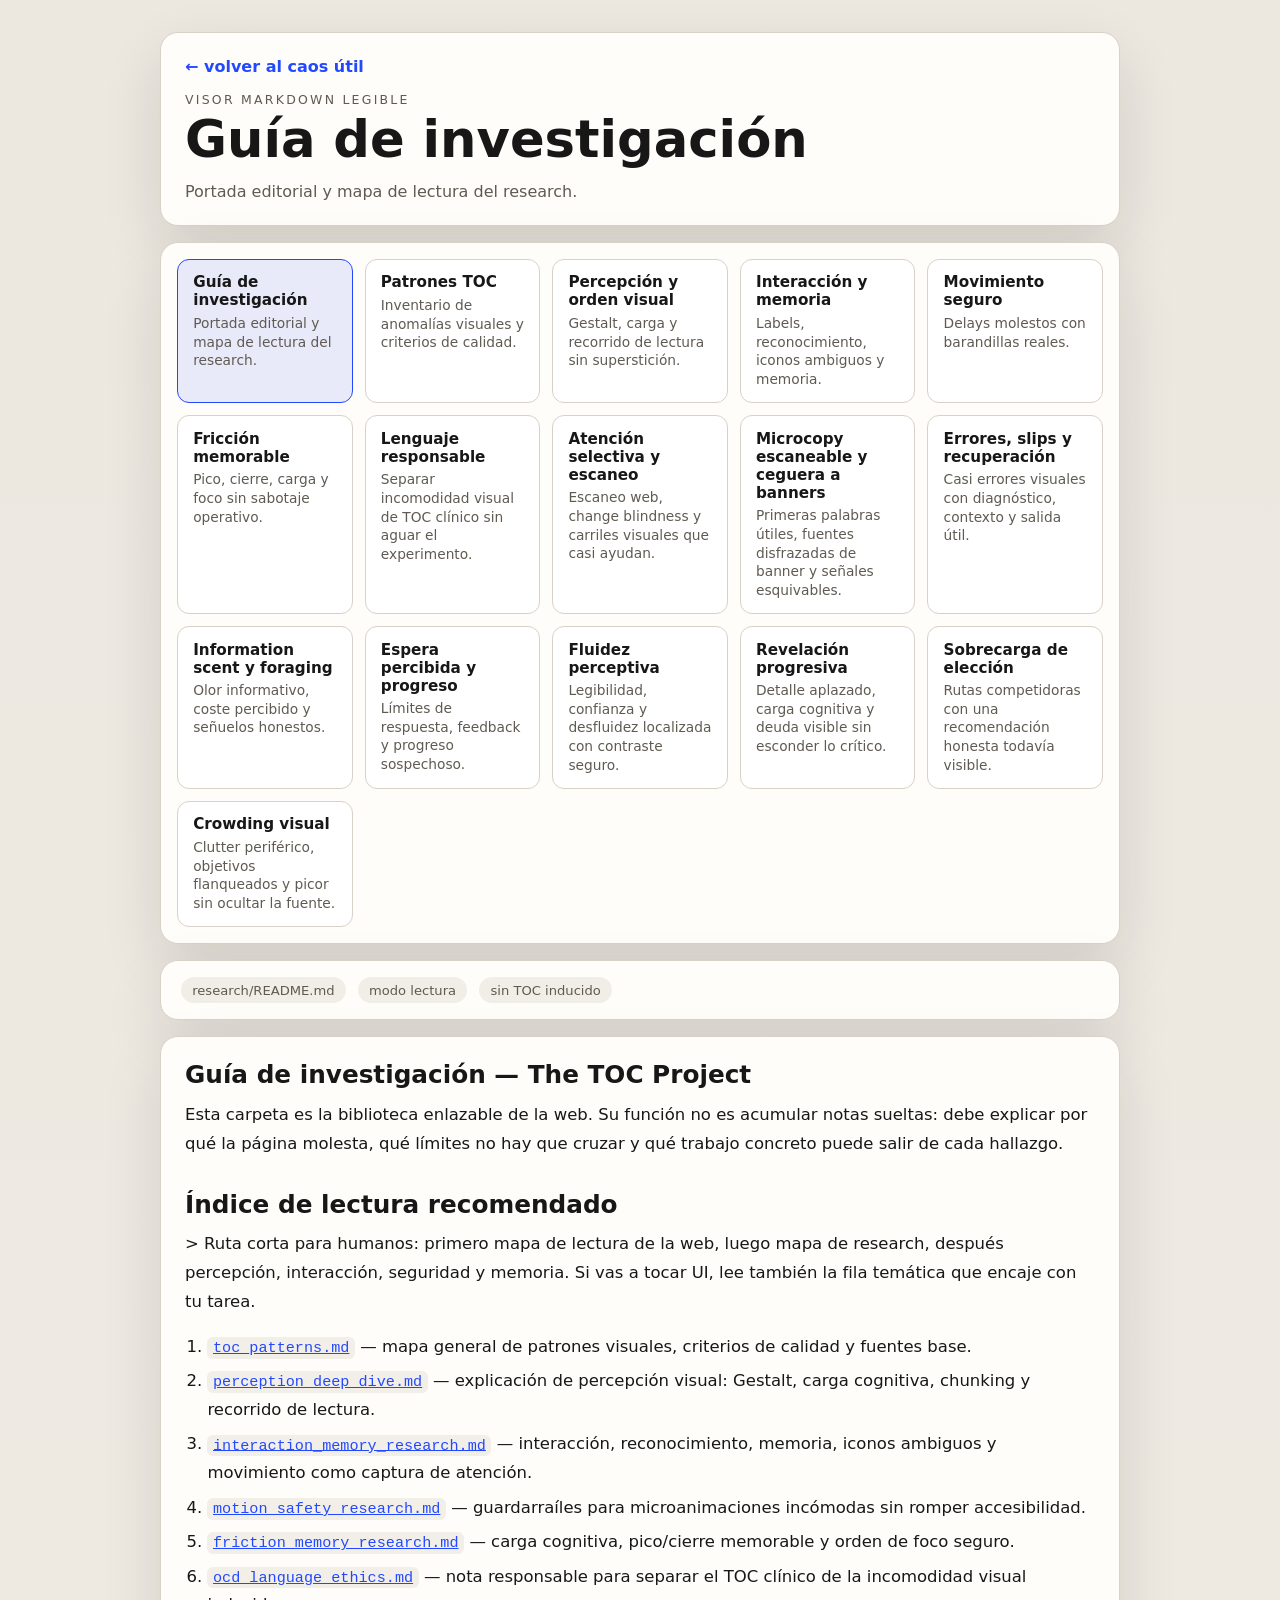
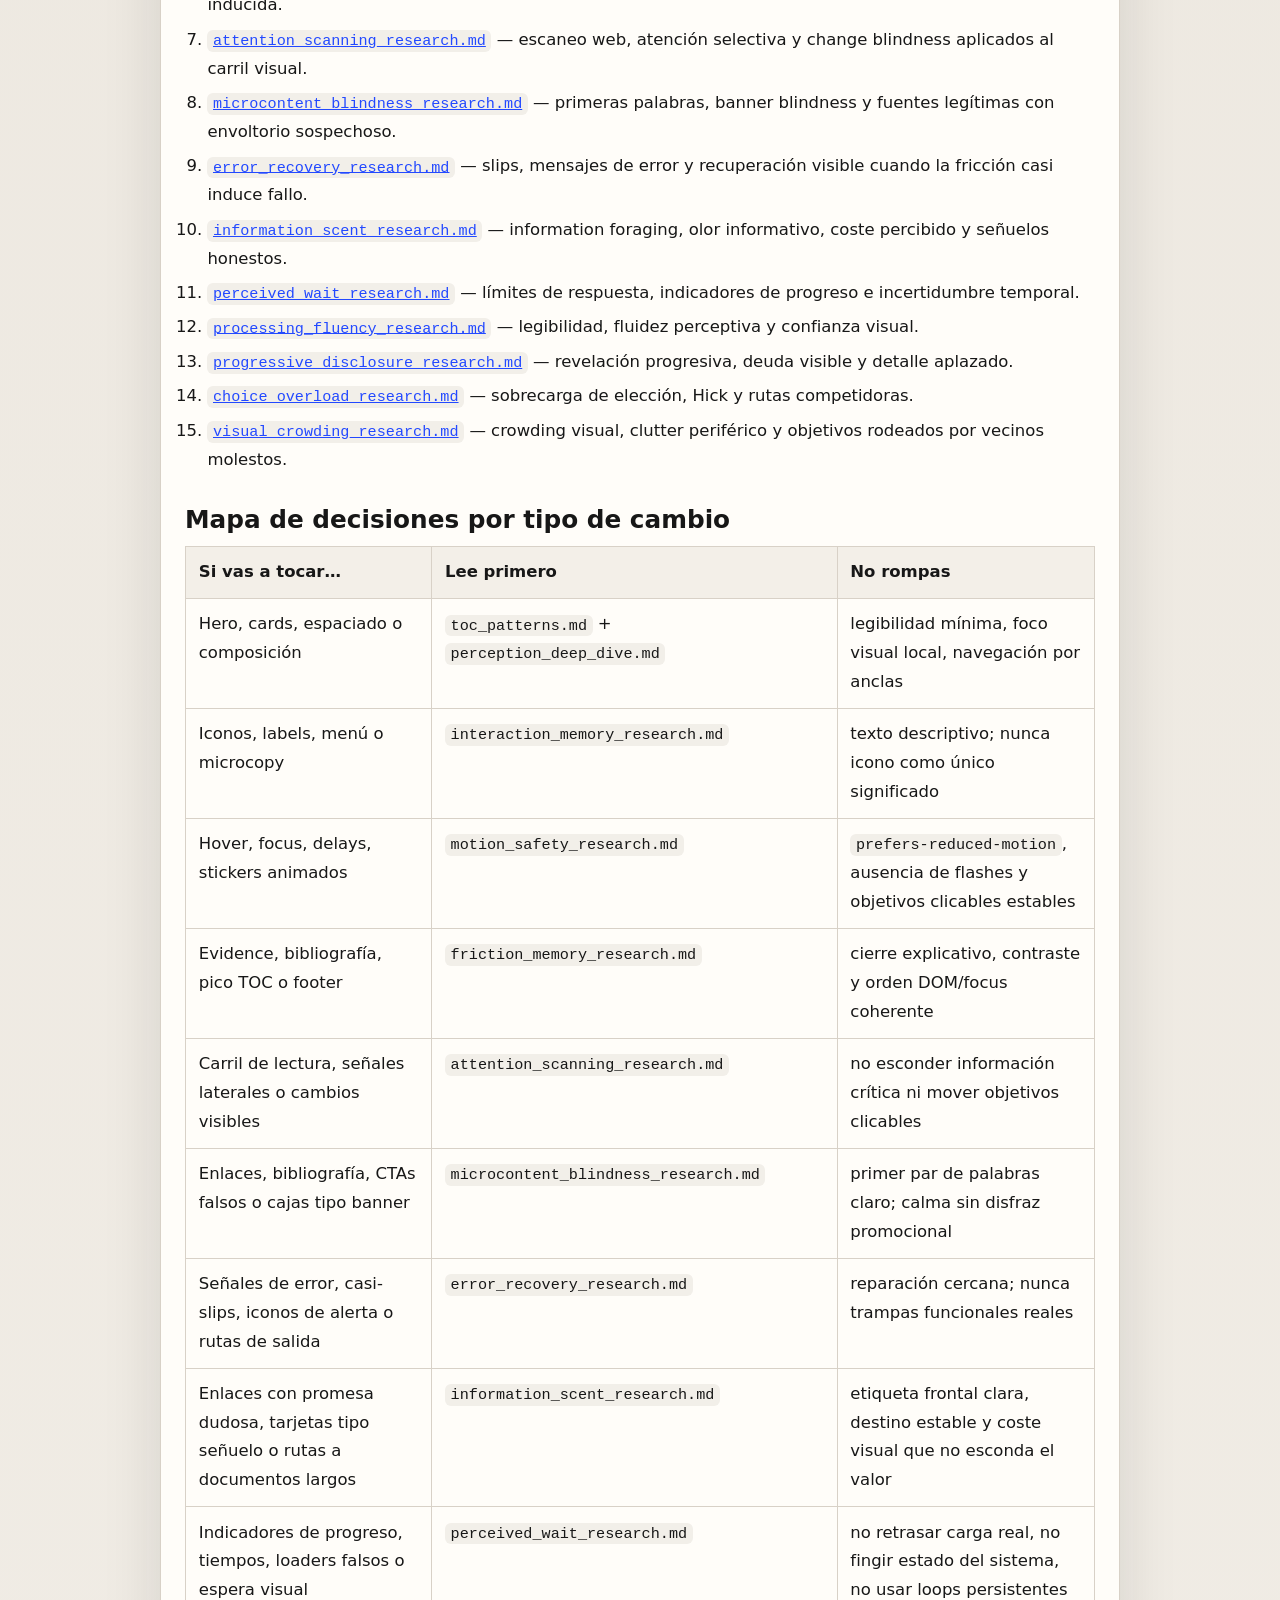
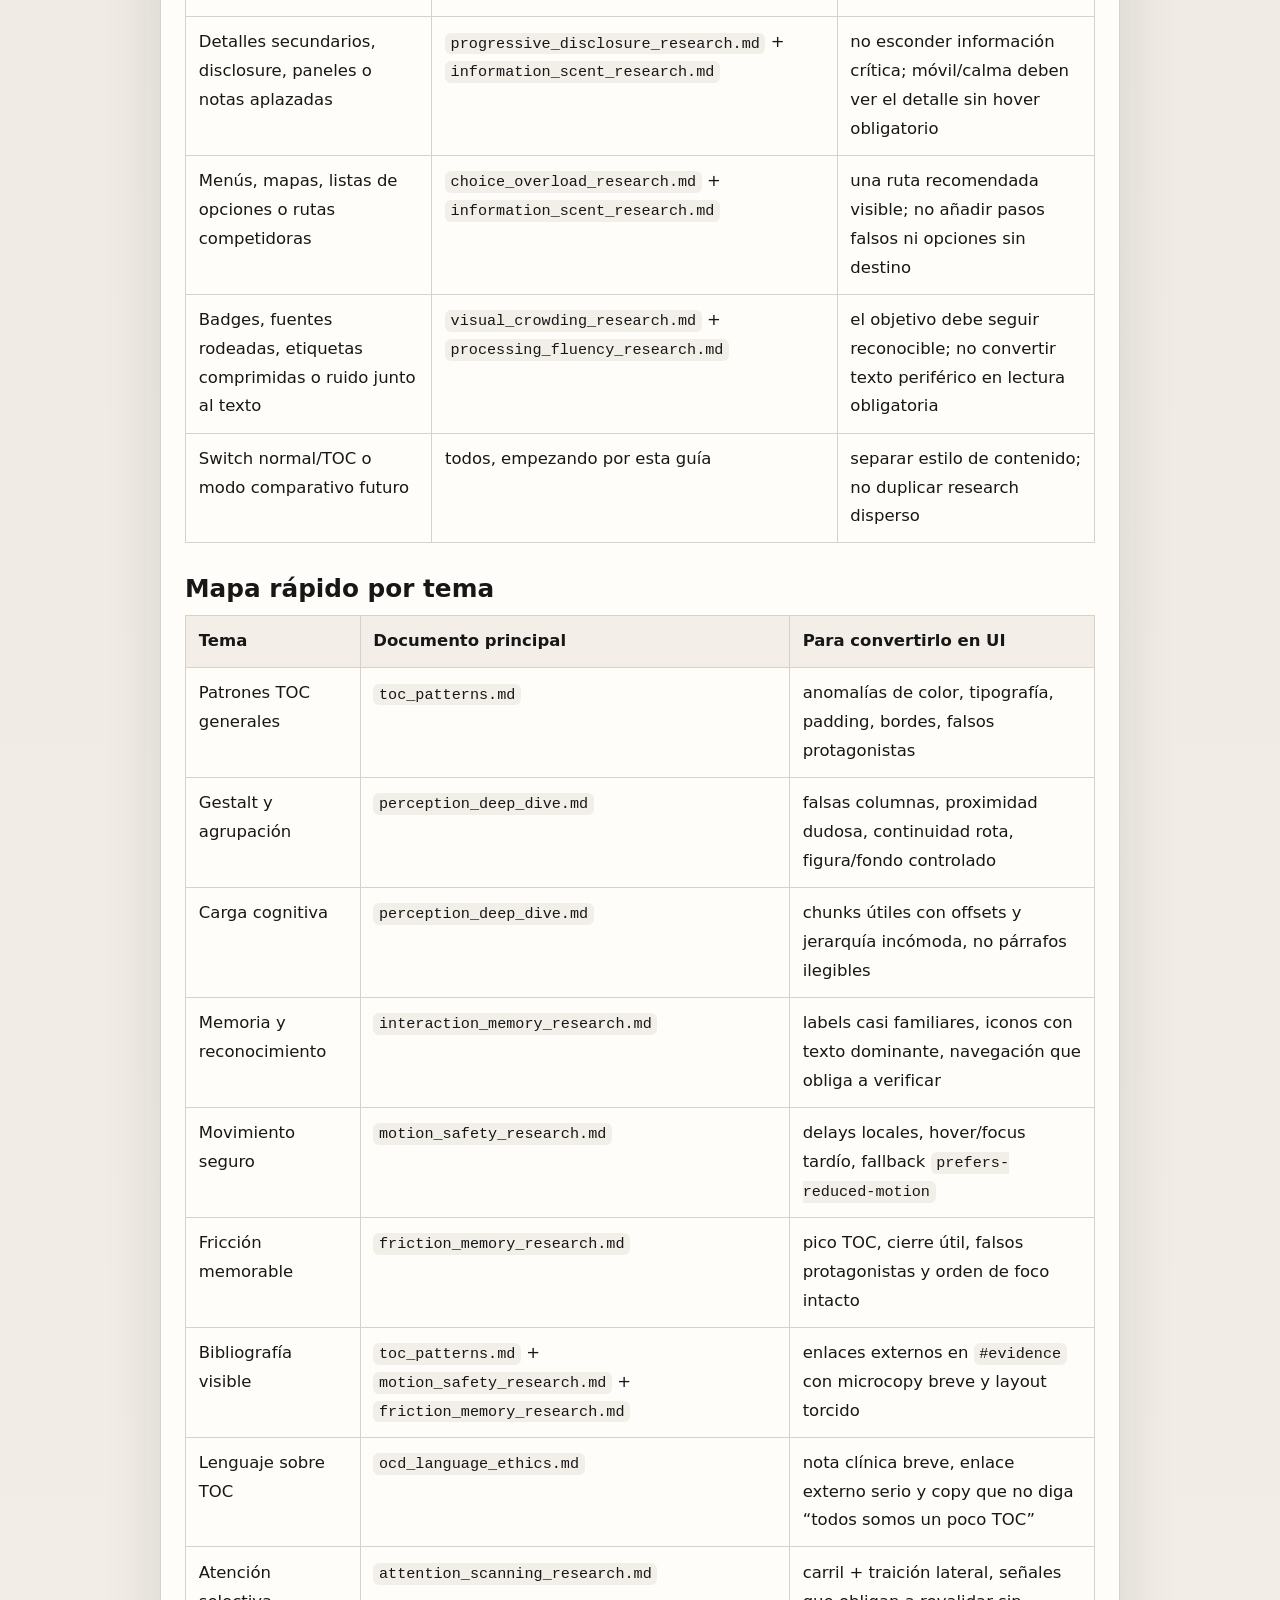
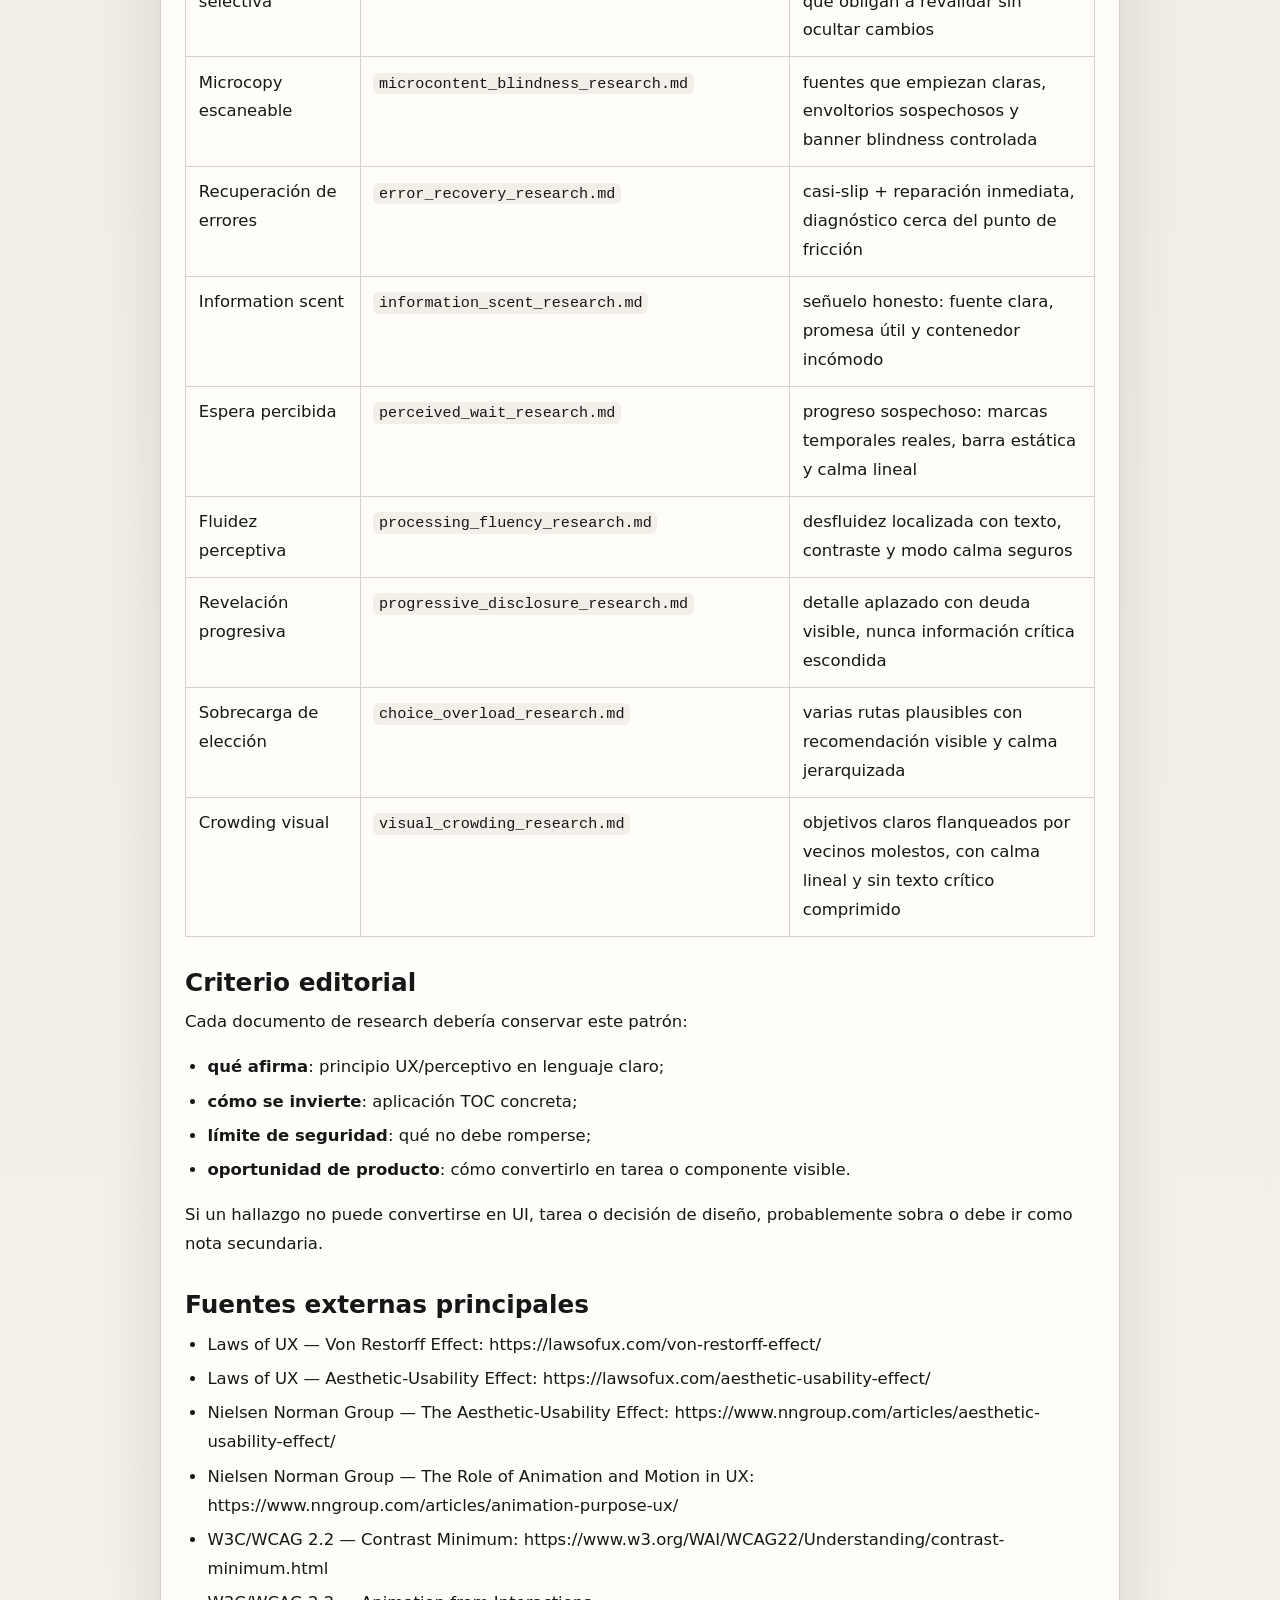
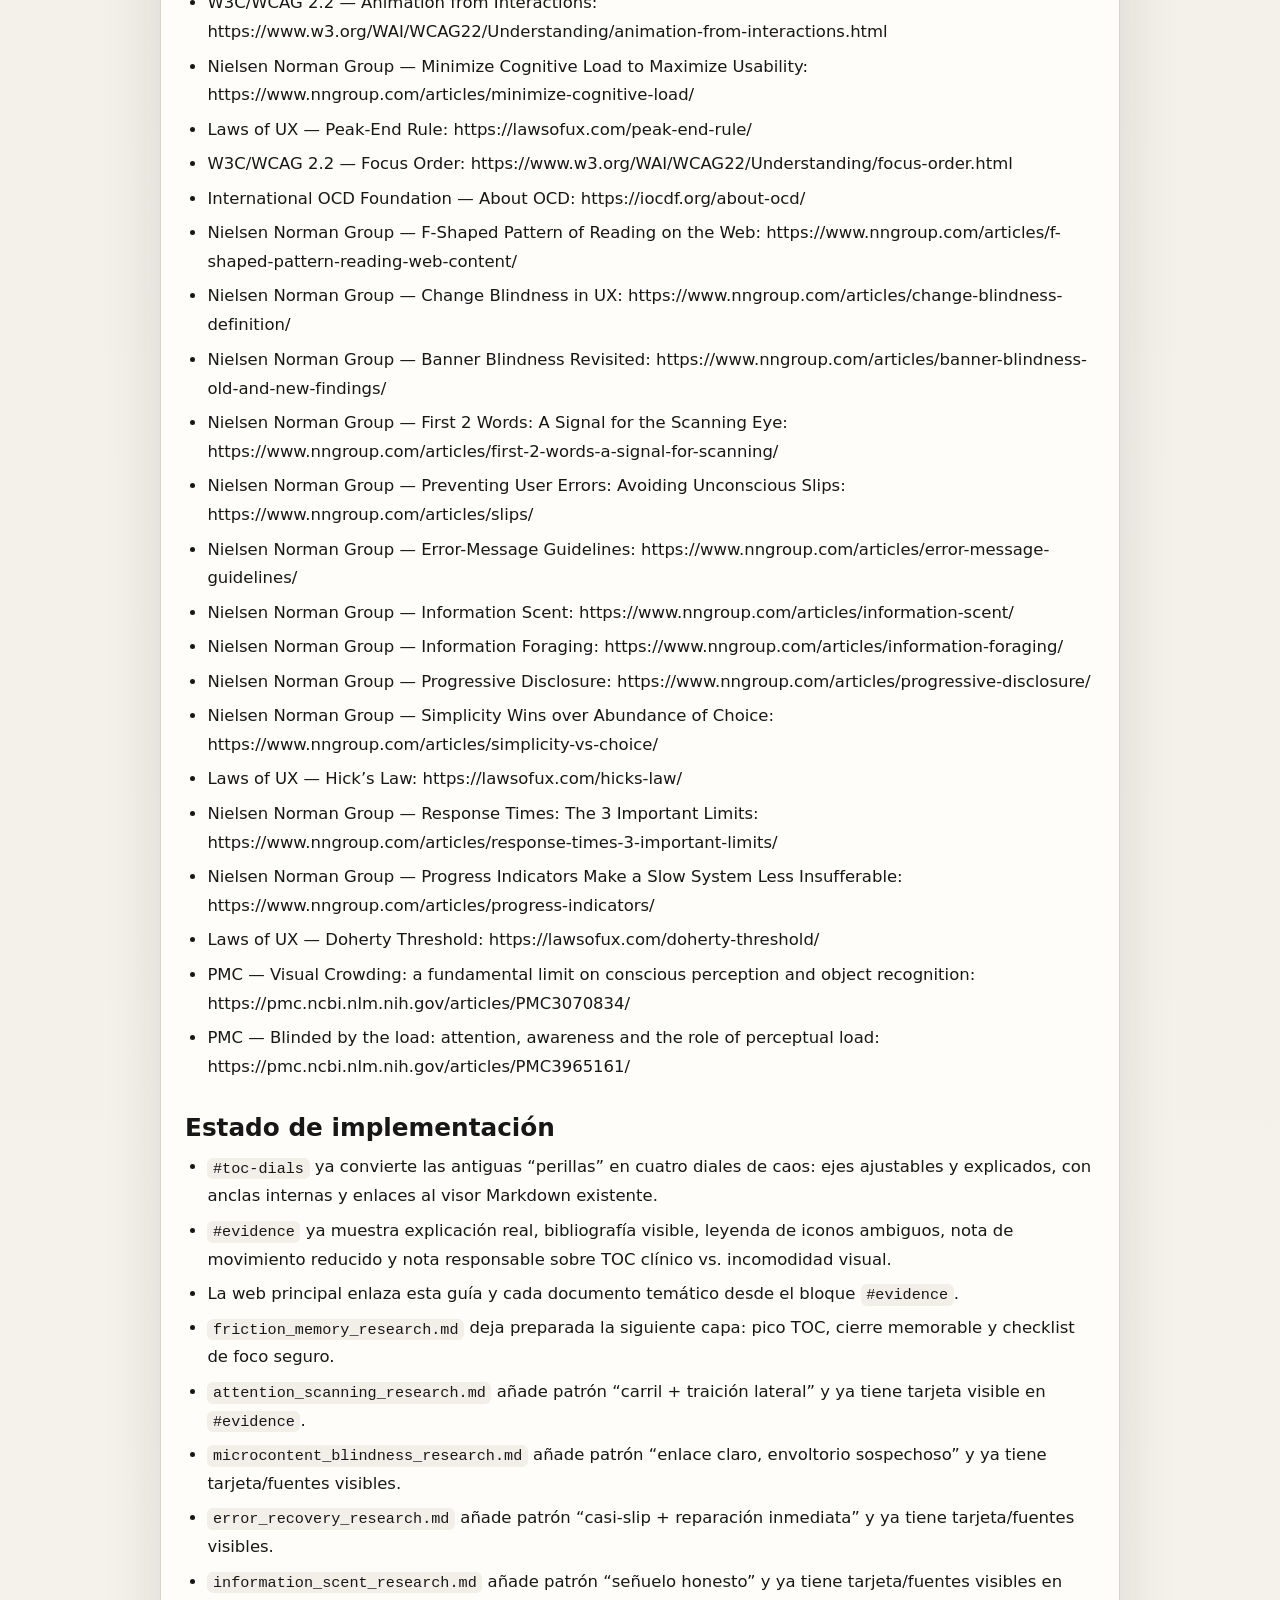
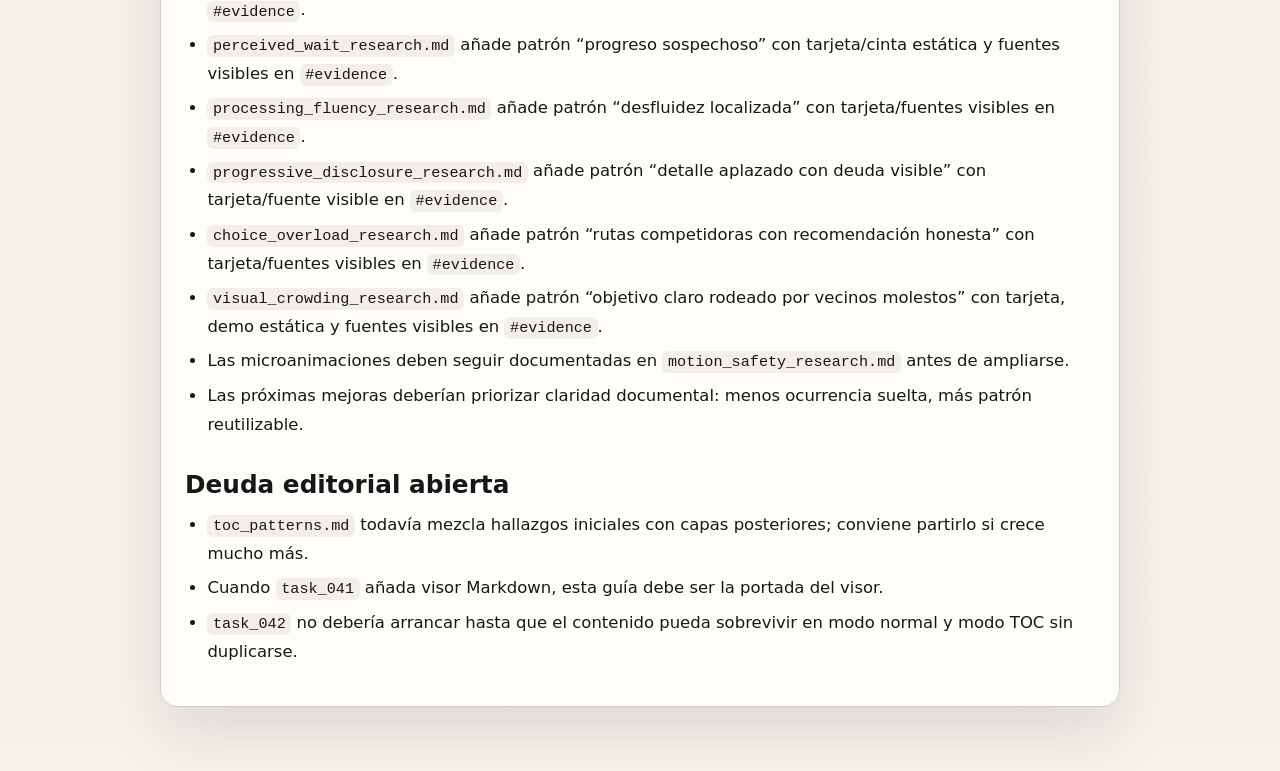
<file: md-viewer.html>
<!doctype html>
<html lang="es">
<head>
  <meta charset="utf-8">
  <meta name="viewport" content="width=device-width, initial-scale=1">
  <title>Visor Markdown — The TOC Project</title>
  <link rel="stylesheet" href="md-viewer.css">
</head>
<body>
  <main class="viewer-shell">
    <header class="viewer-header">
      <a class="viewer-back" href="index.html#evidence">← volver al caos útil</a>
      <p class="viewer-kicker">visor markdown legible</p>
      <h1 id="viewer-title">Cargando documento…</h1>
      <p id="viewer-subtitle" class="viewer-subtitle">Esta zona no participa en el sabotaje visual. Bastante castigo hay ya en la home.</p>
    </header>

    <nav id="viewer-doc-nav" class="viewer-doc-nav" aria-label="Documentos research"></nav>

    <section class="viewer-meta" aria-label="Metadatos del documento">
      <span id="viewer-path" class="viewer-chip">ruta pendiente</span>
      <span class="viewer-chip">modo lectura</span>
      <span class="viewer-chip">sin TOC inducido</span>
    </section>

    <article id="viewer-content" class="viewer-content" aria-live="polite">
      <p>Cargando contenido…</p>
    </article>
  </main>
  <script src="md-viewer.js"></script>
</body>
</html>
</file>
<file: styles.css>
:root {
  --bg-1: #f1ff31;
  --bg-2: #00b7ff;
  --ink: #171717;
  --pink: #ff2bb5;
  --green: #0cf574;
  --orange: #ff7a00;
  --paper: #fff8eb;
}

html {
  scroll-behavior: smooth;
}

html, body {
  margin: 0;
  min-height: 100%;
  overflow-x: clip;
  background:
    radial-gradient(circle at 7% 14%, rgba(17, 17, 17, 0.55) 0 1px, transparent 1px 33px),
    radial-gradient(circle at 78% 19%, rgba(255, 239, 227, 0.9) 0 2px, transparent 2px 41px),
    radial-gradient(circle at 22% 68%, rgba(255, 43, 181, 0.5) 0 1.5px, transparent 1.5px 28px),
    radial-gradient(circle at 91% 74%, rgba(12, 245, 116, 0.62) 0 2px, transparent 2px 37px),
    radial-gradient(circle at 41% 82%, rgba(23, 23, 23, 0.4) 0 1px, transparent 1px 23px),
    radial-gradient(circle at 63% 44%, rgba(255, 122, 0, 0.6) 0 1.5px, transparent 1.5px 26px),
    linear-gradient(113deg, var(--bg-1) 0%, #ffee00 23%, #8bff00 24%, #8bff00 26%, var(--bg-2) 27%, var(--bg-2) 57%, #ff7a00 58%, #ff7a00 67%, var(--pink) 68%, #ffefe3 100%);
  background-attachment: fixed;
  animation: chromatic-vibration 0.5s infinite alternate;
}

body {
  font-family: "Comic Sans MS", "Comic Sans", cursive;
  background-color: #ff00ff;
  position: relative;
}

body::before,
body::after {
  content: "";
  position: fixed;
  inset: 0;
  pointer-events: none;
}

body::before {
  opacity: 0.8;
  background:
    radial-gradient(circle at 8% 11%, rgba(0, 0, 0, 0.75) 0 1px, transparent 1px 19px),
    radial-gradient(circle at 14% 63%, rgba(0, 0, 0, 0.65) 0 1.5px, transparent 1.5px 29px),
    radial-gradient(circle at 29% 28%, rgba(255, 255, 255, 0.45) 0 1px, transparent 1px 21px),
    radial-gradient(circle at 47% 82%, rgba(255, 43, 181, 0.45) 0 2px, transparent 2px 34px),
    radial-gradient(circle at 58% 17%, rgba(255, 255, 255, 0.28) 0 1px, transparent 1px 14px),
    radial-gradient(circle at 74% 39%, rgba(23, 23, 23, 0.7) 0 1px, transparent 1px 18px),
    radial-gradient(circle at 82% 72%, rgba(255, 122, 0, 0.48) 0 2px, transparent 2px 31px),
    radial-gradient(circle at 93% 24%, rgba(0, 183, 255, 0.55) 0 1.5px, transparent 1.5px 27px);
  background-size: 170px 130px, 240px 180px, 210px 160px, 300px 220px, 120px 120px, 180px 140px, 250px 210px, 330px 260px;
  mix-blend-mode: multiply;
}

body::after {
  opacity: 0.5;
  background:
    linear-gradient(97deg, transparent 0 13%, rgba(255, 248, 235, 0.14) 13% 14%, transparent 14% 37%, rgba(17, 17, 17, 0.1) 37% 38%, transparent 38% 100%),
    linear-gradient(183deg, transparent 0 29%, rgba(255, 43, 181, 0.12) 29% 30%, transparent 30% 69%, rgba(12, 245, 116, 0.12) 69% 70%, transparent 70% 100%);
  background-size: 100% 100%, 100% 100%;
  mix-blend-mode: screen;
}

.page {
  width: min(1120px, calc(100vw - 44px));
  margin: 5.5rem 2.2rem 1.8rem 9.4rem;
  position: relative;
  isolation: isolate;
}

.page-a {
  transform: rotate(-0.4deg);
  margin-top: 2rem;
}

.section-menu {
  position: sticky;
  top: 0.7rem;
  z-index: 7;
  width: fit-content;
  max-width: min(78vw, 360px);
  margin: 0 0 2.1rem 1.4rem;
  padding: 1rem 1.4rem 0.8rem 0.8rem;
  background: rgba(23, 23, 23, 0.84);
  color: var(--paper);
  border: 4px dashed var(--bg-1);
  box-shadow: 11px 15px 0 rgba(255, 43, 181, 0.34);
}

.menu-kicker {
  margin: 0 0 0.6rem 1.2rem;
  font: 900 0.76rem/1.2 "Courier New", monospace;
  letter-spacing: 0.31rem;
  text-transform: uppercase;
  color: #8bff00;
  word-spacing: -0.18rem;
}

.menu-link-a {
  letter-spacing: 0.24rem;
}

.menu-link-b {
  letter-spacing: -0.06rem;
}

.menu-link-c {
  letter-spacing: 0.13rem;
}

.menu-link-d {
  letter-spacing: 0.34rem;
}

.menu-link-e {
  letter-spacing: 0.03rem;
}

.menu-link-b,
.menu-link-d {
  text-transform: uppercase;
}

.menu-link-c {
  text-transform: lowercase;
}

.menu-link-d {
  word-spacing: 0.22rem;
}

.menu-link-e {
  word-spacing: -0.14rem;
  text-transform: uppercase;
}

.menu-link-f {
  letter-spacing: 0.18rem;
  word-spacing: -0.08rem;
  text-transform: lowercase;
}

.kern-wide {
  letter-spacing: 0.2rem;
}

.kern-squeeze {
  letter-spacing: -0.08rem;
}

.title-chunk {
  display: inline-block;
}

.chunk-tight {
  font-family: "Arial Narrow", "Helvetica Neue", sans-serif;
  font-weight: 100;
  letter-spacing: -0.22rem;
  text-transform: lowercase;
  transform: translateY(-0.14rem) scaleY(1.12);
}

.chunk-wide {
  font-family: "Impact", "Arial Black", sans-serif;
  font-weight: 900;
  letter-spacing: 0.52rem;
  text-transform: uppercase;
  transform: translateY(0.08rem) scaleX(1.1);
}

.chunk-weird {
  font-family: Georgia, "Times New Roman", serif;
  font-style: italic;
  font-weight: 700;
  letter-spacing: 0.12rem;
  word-spacing: 0.34rem;
  transform: translateY(0.28rem) scale(0.95, 1.14);
}

.card-title,
.manifesto-title {
  display: inline-block;
}

.title-snap {
  font-family: "Arial Black", "Impact", sans-serif;
  font-weight: 900;
  letter-spacing: -0.08rem;
  text-transform: uppercase;
  transform: scaleX(1.06);
}

.title-drag {
  font-family: Georgia, serif;
  font-style: italic;
  font-weight: 700;
  letter-spacing: 0.22rem;
  text-transform: uppercase;
}

.title-stutter {
  font-family: "Trebuchet MS", Arial, sans-serif;
  font-weight: 300;
  letter-spacing: 0.42rem;
  text-transform: lowercase;
}

.manifesto-title {
  font-family: "Arial Black", "Impact", sans-serif;
  font-weight: 900;
  letter-spacing: 0.22rem;
  text-transform: uppercase;
}

.list-kern {
  display: inline-block;
}

.list-kern-a {
  letter-spacing: 0.22rem;
}

.list-kern-b {
  letter-spacing: -0.03rem;
}

.list-kern-c {
  letter-spacing: 0.14rem;
}

.list-kern-d {
  letter-spacing: 0.3rem;
}

.list-kern-b,
.list-kern-d {
  word-spacing: 0.12rem;
}

.list-kern-c {
  text-transform: uppercase;
}

.list-kern-d {
  font-weight: 900;
}

.list-kern-a,
.list-kern-b,
.list-kern-c,
.list-kern-d,
.menu-link-a,
.menu-link-b,
.menu-link-c,
.menu-link-d,
.menu-link-e,
.chunk-tight,
.chunk-wide,
.chunk-weird,
.kern-wide,
.kern-squeeze {
  transition: letter-spacing 150ms ease, word-spacing 150ms ease;
}

.treachery-zone:hover .menu-link-a,
.treachery-zone:hover .chunk-wide,
.treachery-zone:hover .list-kern-d {
  letter-spacing: 0.4rem;
}

.treachery-zone:hover .menu-link-b,
.treachery-zone:hover .kern-squeeze,
.treachery-zone:hover .title-drag {
  letter-spacing: -0.11rem;
}

.treachery-zone:hover .menu-link-c,
.treachery-zone:hover .title-stutter,
.treachery-zone:hover .list-kern-a {
  letter-spacing: 0.24rem;
}

.treachery-zone:hover .menu-link-d,
.treachery-zone:hover .kern-wide,
.treachery-zone:hover .list-kern-c {
  letter-spacing: 0.32rem;
}

.treachery-zone:hover .chunk-tight,
.treachery-zone:hover .title-snap,
.treachery-zone:hover .list-kern-b {
  letter-spacing: -0.08rem;
}

.treachery-zone:hover .chunk-weird,
.treachery-zone:hover .manifesto-title {
  letter-spacing: 0.16rem;
}

.treachery-zone:hover .menu-link-d,
.treachery-zone:hover .list-kern-b {
  word-spacing: 0.2rem;
}

.treachery-zone:hover .chunk-weird,
.treachery-zone:hover .list-kern-d {
  word-spacing: 0.28rem;
}

.footer p {
  font-family: Georgia, serif;
  font-style: italic;
}

.footer .kern-squeeze {
  font-family: "Arial Black", sans-serif;
  text-transform: uppercase;
}

.footer .kern-wide {
  font-size: 0.88em;
}

.list-tail-a,
.list-tail-c {
  font-size: 0.76rem;
  letter-spacing: 0.18rem;
  text-transform: uppercase;
}

.list-tail-b,
.list-tail-d {
  font-size: 1.08rem;
  font-weight: 900;
}

.hero-tag-b,
.card-badge,
.card-pill,
.list-tail,
.menu-nudge,
.menu-label,
.card-title,
.manifesto-title,
.title-chunk,
.kern-wide,
.kern-squeeze,
.eyebrow {
  transition: letter-spacing 150ms ease, transform 150ms ease, font-size 150ms ease;
}

.hero-tag,
.card-badge,
.card-pill,
.evidence-sticker,
.evidence-number,
.legend-icon,
.menu-icon,
.menu-nudge,
.evidence-note,
.evidence-legend-item,
.evidence-aside,
.list-tail,
.hero-extra span,
.hero-noise .hero-tag {
  transition-property: transform, box-shadow, filter, background-color, border-color, letter-spacing;
  transition-timing-function: cubic-bezier(.22,.9,.31,1.24);
}

.temporal-mischief:hover .hero-tag,
.temporal-mischief:focus-within .hero-tag,
.temporal-mischief:hover .card-badge,
.temporal-mischief:focus-within .card-badge,
.temporal-mischief:hover .card-pill,
.temporal-mischief:focus-within .card-pill,
.temporal-mischief:hover .evidence-sticker,
.temporal-mischief:focus-within .evidence-sticker,
.temporal-mischief:hover .evidence-number,
.temporal-mischief:focus-within .evidence-number,
.temporal-mischief:hover .legend-icon,
.temporal-mischief:focus-within .legend-icon,
.temporal-mischief:hover .menu-icon,
.temporal-mischief:focus-within .menu-icon,
.temporal-mischief:hover .menu-nudge,
.temporal-mischief:focus-within .menu-nudge,
.temporal-mischief:hover .evidence-note,
.temporal-mischief:focus-within .evidence-note,
.temporal-mischief:hover .evidence-legend-item,
.temporal-mischief:focus-within .evidence-legend-item,
.temporal-mischief:hover .evidence-aside,
.temporal-mischief:focus-within .evidence-aside,
.temporal-mischief:hover .list-tail,
.temporal-mischief:focus-within .list-tail,
.temporal-mischief:hover .hero-extra span,
.temporal-mischief:focus-within .hero-extra span,
.temporal-mischief:hover .hero-noise .hero-tag,
.temporal-mischief:focus-within .hero-noise .hero-tag {
  animation-iteration-count: 1;
  animation-fill-mode: both;
}

.temporal-mischief-hero:hover .hero-tag-a,
.temporal-mischief-hero:focus-within .hero-tag-a {
  animation: drift-late-a 182ms 44ms both;
}

.temporal-mischief-hero:hover .hero-tag-b,
.temporal-mischief-hero:focus-within .hero-tag-b {
  animation: drift-late-b 226ms 0ms both;
}

.temporal-mischief-hero:hover .hero-mark-a,
.temporal-mischief-hero:focus-within .hero-mark-a {
  animation: nudge-mark 144ms 96ms both;
}

.temporal-mischief-hero:hover .hero-mark-b,
.temporal-mischief-hero:focus-within .hero-mark-b {
  animation: nudge-mark-b 208ms 18ms both;
}

.temporal-mischief-hero:hover .hero-extra span,
.temporal-mischief-hero:focus-within .hero-extra span {
  animation: wobble-copy 168ms 72ms both;
}

.temporal-mischief-card-a:hover .card-badge,
.temporal-mischief-card-a:focus-within .card-badge,
.temporal-mischief-card-b:hover .card-badge,
.temporal-mischief-card-b:focus-within .card-badge,
.temporal-mischief-card-c:hover .card-badge,
.temporal-mischief-card-c:focus-within .card-badge {
  animation: badge-jerk 154ms 22ms both;
}

.temporal-mischief-card-a:hover .card-pill,
.temporal-mischief-card-a:focus-within .card-pill {
  animation: pill-glitch-a 212ms 0ms both;
}

.temporal-mischief-card-b:hover .card-pill,
.temporal-mischief-card-b:focus-within .card-pill {
  animation: pill-glitch-b 132ms 88ms both;
}

.temporal-mischief-card-c:hover .card-pill,
.temporal-mischief-card-c:focus-within .card-pill {
  animation: pill-glitch-c 238ms 34ms both;
}

.temporal-mischief-card-a:hover .card-title,
.temporal-mischief-card-a:focus-within .card-title {
  animation: title-shiver-a 164ms 61ms both;
}

.temporal-mischief-card-b:hover .card-title,
.temporal-mischief-card-b:focus-within .card-title {
  animation: title-shiver-b 196ms 13ms both;
}

.temporal-mischief-card-c:hover .card-title,
.temporal-mischief-card-c:focus-within .card-title {
  animation: title-shiver-c 147ms 79ms both;
}

.temporal-mischief-manifesto:hover .list-tail-a,
.temporal-mischief-manifesto:focus-within .list-tail-a {
  animation: tail-flick-a 142ms 0ms both;
}

.temporal-mischief-manifesto:hover .list-tail-b,
.temporal-mischief-manifesto:focus-within .list-tail-b {
  animation: tail-flick-b 219ms 31ms both;
}

.temporal-mischief-manifesto:hover .list-tail-c,
.temporal-mischief-manifesto:focus-within .list-tail-c {
  animation: tail-flick-c 167ms 84ms both;
}

.temporal-mischief-manifesto:hover .list-tail-d,
.temporal-mischief-manifesto:focus-within .list-tail-d {
  animation: tail-flick-d 205ms 17ms both;
}

.temporal-mischief-evidence:hover .evidence-sticker-a,
.temporal-mischief-evidence:focus-within .evidence-sticker-a {
  animation: sticker-lurch-a 173ms 0ms both;
}

.temporal-mischief-evidence:hover .evidence-sticker-b,
.temporal-mischief-evidence:focus-within .evidence-sticker-b {
  animation: sticker-lurch-b 241ms 56ms both;
}

.temporal-mischief-evidence:hover .evidence-sticker-c,
.temporal-mischief-evidence:focus-within .evidence-sticker-c {
  animation: sticker-lurch-c 189ms 19ms both;
}

.temporal-mischief-evidence:hover .evidence-note-a,
.temporal-mischief-evidence:focus-within .evidence-note-a {
  animation: note-breathe-a 148ms 64ms both;
}

.temporal-mischief-evidence:hover .evidence-note-b,
.temporal-mischief-evidence:focus-within .evidence-note-b {
  animation: note-breathe-b 216ms 7ms both;
}

.temporal-mischief-evidence:hover .evidence-note-c,
.temporal-mischief-evidence:focus-within .evidence-note-c {
  animation: note-breathe-c 158ms 92ms both;
}

.temporal-mischief-evidence:hover .evidence-note-d,
.temporal-mischief-evidence:focus-within .evidence-note-d {
  animation: note-breathe-d 231ms 23ms both;
}

.temporal-mischief-evidence:hover .evidence-legend-item-a,
.temporal-mischief-evidence:focus-within .evidence-legend-item-a,
.temporal-mischief-evidence:hover .evidence-legend-item-b,
.temporal-mischief-evidence:focus-within .evidence-legend-item-b,
.temporal-mischief-evidence:hover .evidence-legend-item-c,
.temporal-mischief-evidence:focus-within .evidence-legend-item-c {
  animation: legend-jolt 177ms 27ms both;
}

.temporal-mischief-evidence:hover .evidence-aside,
.temporal-mischief-evidence:focus-within .evidence-aside {
  animation: aside-drag 203ms 48ms both;
}

.temporal-mischief-footer:hover .kern-squeeze,
.temporal-mischief-footer:focus-within .kern-squeeze {
  animation: footer-clench 159ms 18ms both;
}

.temporal-mischief-footer:hover .kern-wide,
.temporal-mischief-footer:focus-within .kern-wide {
  animation: footer-stretch 228ms 0ms both;
}

.temporal-mischief-evidence:hover .evidence-connector-a,
.temporal-mischief-evidence:focus-within .evidence-connector-a {
  animation: connector-blink-a 118ms 0ms both;
}

.temporal-mischief-evidence:hover .evidence-connector-b,
.temporal-mischief-evidence:focus-within .evidence-connector-b {
  animation: connector-blink-b 166ms 74ms both;
}

.temporal-mischief-evidence:hover .evidence-connector-c,
.temporal-mischief-evidence:focus-within .evidence-connector-c {
  animation: connector-blink-c 152ms 28ms both;
}

.temporal-mischief-safety:hover .motion-safety-chip-a,
.temporal-mischief-safety:focus-within .motion-safety-chip-a {
  animation: safety-chip-a 141ms 0ms both;
}

.temporal-mischief-safety:hover .motion-safety-chip-b,
.temporal-mischief-safety:focus-within .motion-safety-chip-b {
  animation: safety-chip-b 207ms 36ms both;
}

.temporal-mischief-safety:hover .motion-safety-chip-c,
.temporal-mischief-safety:focus-within .motion-safety-chip-c {
  animation: safety-chip-c 173ms 83ms both;
}

.temporal-mischief-safety:hover .motion-safety-copy,
.temporal-mischief-safety:focus-within .motion-safety-copy {
  animation: safety-copy-drift 189ms 21ms both;
}

.temporal-mischief-safety:hover .motion-safety-list li,
.temporal-mischief-safety:focus-within .motion-safety-list li {
  animation: safety-row-nudge 164ms 18ms both;
}

.temporal-mischief-safety:hover .motion-proof-state-a,
.temporal-mischief-safety:focus-within .motion-proof-state-a {
  animation: proof-state-late 152ms 62ms both;
}

.temporal-mischief-safety:hover .motion-proof-state-b,
.temporal-mischief-safety:focus-within .motion-proof-state-b {
  animation: proof-state-still 126ms 0ms both;
}

.temporal-mischief-safety:hover .motion-proof-divider,
.temporal-mischief-safety:focus-within .motion-proof-divider {
  animation: proof-divider-shift 181ms 14ms both;
}

@keyframes drift-late-a {
  0% { transform: rotate(9deg) translate(0, 0) scale(1); }
  62% { transform: rotate(9deg) translate(0, 0) scale(1); }
  100% { transform: rotate(11deg) translate(10px, -6px) scale(1.03); }
}

@keyframes drift-late-b {
  0% { transform: rotate(-11deg) translate(0, 0); }
  38% { transform: rotate(-11deg) translate(0, 0); }
  100% { transform: rotate(-14deg) translate(-8px, 5px); }
}

@keyframes nudge-mark {
  0% { transform: rotate(8deg) translate(0, 0); }
  56% { transform: rotate(8deg) translate(0, 0); }
  100% { transform: rotate(11deg) translate(6px, -2px); }
}

@keyframes nudge-mark-b {
  0% { transform: rotate(-6deg) translate(0, 0); }
  30% { transform: rotate(-6deg) translate(0, 0); }
  100% { transform: rotate(-10deg) translate(-7px, 3px); }
}

@keyframes wobble-copy {
  0% { transform: rotate(2deg) translateX(0); letter-spacing: 0; }
  58% { transform: rotate(2deg) translateX(0); letter-spacing: 0; }
  100% { transform: rotate(-1deg) translateX(7px); letter-spacing: 0.06rem; }
}

@keyframes badge-jerk {
  0% { transform: rotate(-7deg) translate(0, 0); }
  44% { transform: rotate(-7deg) translate(0, 0); }
  100% { transform: rotate(-11deg) translate(5px, -4px); }
}

@keyframes pill-glitch-a {
  0% { transform: rotate(-11deg) translate(0, 0); }
  71% { transform: rotate(-11deg) translate(0, 0); }
  100% { transform: rotate(-14deg) translate(-5px, 4px); }
}

@keyframes pill-glitch-b {
  0% { transform: rotate(7deg) translate(0, 0); }
  36% { transform: rotate(7deg) translate(0, 0); }
  100% { transform: rotate(11deg) translate(7px, -2px); }
}

@keyframes pill-glitch-c {
  0% { transform: rotate(-4deg) translate(0, 0); }
  63% { transform: rotate(-4deg) translate(0, 0); }
  100% { transform: rotate(-9deg) translate(-6px, 5px); }
}

@keyframes title-shiver-a {
  0% { transform: scaleX(1.06) translate(0, 0); }
  49% { transform: scaleX(1.06) translate(0, 0); }
  100% { transform: scaleX(1.08) translate(4px, -2px); }
}

@keyframes title-shiver-b {
  0% { transform: translate(0, 0); }
  41% { transform: translate(0, 0); }
  100% { transform: translate(-5px, 2px) rotate(-1deg); }
}

@keyframes title-shiver-c {
  0% { transform: translate(0, 0); }
  67% { transform: translate(0, 0); }
  100% { transform: translate(6px, -3px) rotate(0.5deg); }
}

@keyframes tail-flick-a {
  0% { transform: translateY(0.45rem) rotate(-8deg); }
  54% { transform: translateY(0.45rem) rotate(-8deg); }
  100% { transform: translateY(0.15rem) rotate(-14deg); }
}

@keyframes tail-flick-b {
  0% { transform: translateY(-0.05rem) rotate(4deg); }
  31% { transform: translateY(-0.05rem) rotate(4deg); }
  100% { transform: translateY(-0.22rem) rotate(10deg); }
}

@keyframes tail-flick-c {
  0% { transform: translateY(0.2rem) rotate(-12deg); }
  69% { transform: translateY(0.2rem) rotate(-12deg); }
  100% { transform: translateY(0.42rem) rotate(-18deg); }
}

@keyframes tail-flick-d {
  0% { transform: translateY(-0.16rem) rotate(9deg); }
  46% { transform: translateY(-0.16rem) rotate(9deg); }
  100% { transform: translateY(-0.38rem) rotate(15deg); }
}

@keyframes sticker-lurch-a {
  0% { transform: rotate(8deg) translate(0, 0); box-shadow: 4px 6px 0 rgba(17, 17, 17, 0.18); }
  47% { transform: rotate(8deg) translate(0, 0); box-shadow: 4px 6px 0 rgba(17, 17, 17, 0.18); }
  100% { transform: rotate(12deg) translate(9px, -7px); box-shadow: 8px 12px 0 rgba(17, 17, 17, 0.24); }
}

@keyframes sticker-lurch-b {
  0% { transform: rotate(-11deg) translate(0, 0); box-shadow: 4px 6px 0 rgba(17, 17, 17, 0.18); }
  58% { transform: rotate(-11deg) translate(0, 0); box-shadow: 4px 6px 0 rgba(17, 17, 17, 0.18); }
  100% { transform: rotate(-15deg) translate(-7px, 6px); box-shadow: 7px 10px 0 rgba(17, 17, 17, 0.24); }
}

@keyframes sticker-lurch-c {
  0% { transform: rotate(6deg) translate(0, 0); box-shadow: 4px 6px 0 rgba(17, 17, 17, 0.18); }
  33% { transform: rotate(6deg) translate(0, 0); box-shadow: 4px 6px 0 rgba(17, 17, 17, 0.18); }
  100% { transform: rotate(10deg) translate(8px, 4px); box-shadow: 9px 9px 0 rgba(17, 17, 17, 0.24); }
}

@keyframes note-breathe-a {
  0% { transform: translate(0.9rem, 0.15rem) rotate(1deg); }
  57% { transform: translate(0.9rem, 0.15rem) rotate(1deg); }
  100% { transform: translate(1.35rem, -0.05rem) rotate(1.9deg); }
}

@keyframes note-breathe-b {
  0% { transform: translate(-1.6rem, 1rem) rotate(-1.6deg); }
  28% { transform: translate(-1.6rem, 1rem) rotate(-1.6deg); }
  100% { transform: translate(-2.05rem, 1.25rem) rotate(-2.5deg); }
}

@keyframes note-breathe-c {
  0% { transform: translate(1.8rem, -0.7rem) rotate(1.8deg); }
  65% { transform: translate(1.8rem, -0.7rem) rotate(1.8deg); }
  100% { transform: translate(2.15rem, -1rem) rotate(2.7deg); }
}

@keyframes note-breathe-d {
  0% { transform: translate(-0.9rem, 0.55rem) rotate(-0.8deg); }
  39% { transform: translate(-0.9rem, 0.55rem) rotate(-0.8deg); }
  100% { transform: translate(-1.3rem, 0.82rem) rotate(-1.6deg); }
}

@keyframes legend-jolt {
  0% { transform: translate(0, 0) rotate(0); }
  51% { transform: translate(0, 0) rotate(0); }
  100% { transform: translate(4px, -3px) rotate(-1.3deg); }
}

@keyframes aside-drag {
  0% { transform: rotate(-1.4deg) translate(0, 0); }
  43% { transform: rotate(-1.4deg) translate(0, 0); }
  100% { transform: rotate(-2.3deg) translate(-8px, 4px); }
}

@keyframes footer-clench {
  0% { letter-spacing: -0.08rem; transform: translate(0, 0); }
  62% { letter-spacing: -0.08rem; transform: translate(0, 0); }
  100% { letter-spacing: -0.14rem; transform: translate(-2px, 0); }
}

@keyframes footer-stretch {
  0% { letter-spacing: 0.2rem; transform: translate(0, 0); }
  34% { letter-spacing: 0.2rem; transform: translate(0, 0); }
  100% { letter-spacing: 0.33rem; transform: translate(5px, -1px); }
}

@keyframes connector-blink-a {
  0% { opacity: 0.55; transform: rotate(-9deg) scaleX(1); }
  57% { opacity: 0.55; transform: rotate(-9deg) scaleX(1); }
  100% { opacity: 0.88; transform: rotate(-10deg) scaleX(1.06); }
}

@keyframes connector-blink-b {
  0% { opacity: 0.42; transform: rotate(6deg) scaleY(1); }
  33% { opacity: 0.42; transform: rotate(6deg) scaleY(1); }
  100% { opacity: 0.79; transform: rotate(8deg) scaleY(1.08); }
}

@keyframes connector-blink-c {
  0% { opacity: 0.48; transform: rotate(-4deg) scale(1); }
  63% { opacity: 0.48; transform: rotate(-4deg) scale(1); }
  100% { opacity: 0.81; transform: rotate(-6deg) scale(1.04, 1.07); }
}

@keyframes safety-chip-a {
  0% { transform: rotate(-7deg) translate(0, 0); }
  49% { transform: rotate(-7deg) translate(0, 0); }
  100% { transform: rotate(-10deg) translate(5px, -3px); }
}

@keyframes safety-chip-b {
  0% { transform: rotate(4deg) translate(0, 0); }
  41% { transform: rotate(4deg) translate(0, 0); }
  100% { transform: rotate(7deg) translate(-4px, 4px); }
}

@keyframes safety-chip-c {
  0% { transform: rotate(-3deg) translate(0, 0); }
  66% { transform: rotate(-3deg) translate(0, 0); }
  100% { transform: rotate(-7deg) translate(6px, -2px); }
}

@keyframes safety-copy-drift {
  0% { transform: translate(0, 0); }
  52% { transform: translate(0, 0); }
  100% { transform: translate(6px, -2px); }
}

@keyframes safety-row-nudge {
  0% { transform: translate(0, 0); }
  58% { transform: translate(0, 0); }
  100% { transform: translate(4px, 0); }
}

@keyframes proof-state-late {
  0% { transform: rotate(-4deg) translate(0, 0); }
  61% { transform: rotate(-4deg) translate(0, 0); }
  100% { transform: rotate(-8deg) translate(6px, -2px); }
}

@keyframes proof-state-still {
  0% { transform: rotate(3deg) translate(0, 0); }
  100% { transform: rotate(1deg) translate(0, 0); }
}

@keyframes proof-divider-shift {
  0% { transform: translate(0, 0); letter-spacing: 0.18rem; }
  46% { transform: translate(0, 0); letter-spacing: 0.18rem; }
  100% { transform: translate(3px, 0); letter-spacing: 0.28rem; }
}

@media (prefers-reduced-motion: reduce) {
  .hero-tag,
  .card-badge,
  .card-pill,
  .evidence-sticker,
  .evidence-number,
  .legend-icon,
  .menu-icon,
  .menu-nudge,
  .evidence-note,
  .evidence-legend-item,
  .evidence-aside,
  .list-tail,
  .hero-extra span,
  .hero-noise .hero-tag,
  .evidence-connector,
  .motion-safety-chip,
  .motion-safety-copy,
  .motion-safety-list li,
  .motion-proof-state,
  .motion-proof-divider {
    animation: none !important;
    transition: none;
  }
}

@media (prefers-reduced-motion: no-preference) {
  .temporal-mischief:hover .hero-tag,
  .temporal-mischief:focus-within .hero-tag,
  .temporal-mischief:hover .card-badge,
  .temporal-mischief:focus-within .card-badge,
  .temporal-mischief:hover .card-pill,
  .temporal-mischief:focus-within .card-pill,
  .temporal-mischief:hover .evidence-sticker,
  .temporal-mischief:focus-within .evidence-sticker,
  .temporal-mischief:hover .evidence-number,
  .temporal-mischief:focus-within .evidence-number,
  .temporal-mischief:hover .legend-icon,
  .temporal-mischief:focus-within .legend-icon,
  .temporal-mischief:hover .menu-icon,
  .temporal-mischief:focus-within .menu-icon,
  .temporal-mischief:hover .menu-nudge,
  .temporal-mischief:focus-within .menu-nudge,
  .temporal-mischief:hover .evidence-note,
  .temporal-mischief:focus-within .evidence-note,
  .temporal-mischief:hover .evidence-legend-item,
  .temporal-mischief:focus-within .evidence-legend-item,
  .temporal-mischief:hover .evidence-aside,
  .temporal-mischief:focus-within .evidence-aside,
  .temporal-mischief:hover .list-tail,
  .temporal-mischief:focus-within .list-tail,
  .temporal-mischief:hover .hero-extra span,
  .temporal-mischief:focus-within .hero-extra span,
  .temporal-mischief:hover .hero-noise .hero-tag,
  .temporal-mischief:focus-within .hero-noise .hero-tag,
  .temporal-mischief:hover .evidence-connector,
  .temporal-mischief:focus-within .evidence-connector,
  .temporal-mischief:hover .motion-safety-chip,
  .temporal-mischief:focus-within .motion-safety-chip,
  .temporal-mischief:hover .motion-safety-copy,
  .temporal-mischief:focus-within .motion-safety-copy,
  .temporal-mischief:hover .motion-safety-list li,
  .temporal-mischief:focus-within .motion-safety-list li,
  .temporal-mischief:hover .motion-proof-state,
  .temporal-mischief:focus-within .motion-proof-state,
  .temporal-mischief:hover .motion-proof-divider,
  .temporal-mischief:focus-within .motion-proof-divider {
    will-change: transform, letter-spacing, box-shadow, opacity;
  }
}

.treachery-zone:hover .title-snap,
.treachery-zone:hover .menu-label-a,
.treachery-zone:hover .card-badge-a,
.treachery-zone:hover .hero-tag-a {
  letter-spacing: -0.12rem;
}

.treachery-zone:hover .title-drag,
.treachery-zone:hover .menu-label-b,
.treachery-zone:hover .hero-tag-b,
.treachery-zone:hover .list-kern-d {
  letter-spacing: 0.3rem;
}

.treachery-zone:hover .title-stutter,
.treachery-zone:hover .menu-label-c,
.treachery-zone:hover .card-pill,
.treachery-zone:hover .kern-wide {
  letter-spacing: 0.5rem;
}

.treachery-zone:hover .chunk-tight,
.treachery-zone:hover .kern-squeeze,
.treachery-zone:hover .menu-nudge-d,
.treachery-zone:hover .list-kern-b {
  letter-spacing: -0.14rem;
}

.treachery-zone:hover .chunk-weird,
.treachery-zone:hover .manifesto-title,
.treachery-zone:hover .menu-label-d,
.treachery-zone:hover .card-badge-b {
  transform: translateY(0.12rem) scale(1.03, 1.08);
}

.treachery-zone:hover .eyebrow,
.treachery-zone:hover .card-title,
.treachery-zone:hover .list-tail {
  transform: scaleX(1.06) translateY(-0.06rem);
}

@media (prefers-reduced-motion: reduce) {
  .list-kern-a,
  .list-kern-b,
  .list-kern-c,
  .list-kern-d,
  .menu-link-a,
  .menu-link-b,
  .menu-link-c,
  .menu-link-d,
  .chunk-tight,
  .chunk-wide,
  .chunk-weird,
  .kern-wide,
  .kern-squeeze,
  .hero-tag-b,
  .card-badge,
  .card-pill,
  .list-tail,
  .menu-nudge,
  .menu-label,
  .card-title,
  .manifesto-title,
  .title-chunk,
  .eyebrow {
    transition: none;
  }
}

.section-menu ul {
  margin: 0;
  padding: 0;
  list-style: none;
}

.menu-item {
  position: relative;
}

.section-menu li:nth-child(odd) {
  margin-left: 1.1rem;
}

.section-menu li:nth-child(even) {
  margin-left: 0.15rem;
}

.menu-item-a {
  z-index: 5;
}

.menu-item-b {
  z-index: 2;
  margin-left: -0.35rem;
}

.menu-item-c {
  z-index: 6;
  margin-left: 1.7rem;
}

.menu-item-d {
  z-index: 3;
  margin-left: -0.8rem;
}

.section-menu li + li {
  margin-top: 0.55rem;
}

.section-menu a {
  display: inline-flex;
  align-items: flex-start;
  gap: 0.35rem;
  padding: 0.2rem 0.5rem 0.3rem;
  background: rgba(255, 248, 235, 0.96);
  color: #111;
  text-decoration: none;
  border: 3px solid #111;
  box-shadow: -5px 6px 0 rgba(12, 245, 116, 0.45);
  font: 900 1rem/1.1 "Arial Black", sans-serif;
  transition: transform 120ms ease, box-shadow 120ms ease, background-color 120ms ease, color 120ms ease, filter 120ms ease;
}

.menu-icon {
  display: inline-block;
  min-width: 0.95rem;
  margin-right: 0.08rem;
  font-size: 0.92rem;
  line-height: 1;
  border: 2px solid #111;
  padding: 0.08rem 0.12rem 0.02rem;
  background: rgba(255, 122, 0, 0.22);
}

.menu-icon-a {
  transform: translateY(0.08rem) rotate(-7deg);
}

.menu-icon-b {
  transform: translateY(-0.12rem) rotate(6deg);
  background: rgba(12, 245, 116, 0.28);
}

.menu-icon-c {
  transform: translateY(0.18rem) rotate(-11deg);
  background: rgba(255, 43, 181, 0.23);
}

.menu-icon-d {
  transform: translateY(-0.06rem) rotate(9deg);
  background: rgba(0, 183, 255, 0.24);
}

.menu-icon-e {
  transform: translateY(0.14rem) rotate(-4deg);
  background: rgba(241, 255, 49, 0.34);
}

.menu-label {
  display: inline-block;
}

.menu-label-a {
  transform: translateY(-0.05rem);
}

.menu-label-b {
  transform: translateY(0.14rem);
}

.menu-label-c {
  transform: translateY(-0.2rem);
}

.menu-label-d {
  transform: translateY(0.08rem);
}

.menu-nudge {
  display: inline-block;
  font-size: 0.7rem;
  line-height: 1;
  border-left: 2px solid #111;
  padding-left: 0.2rem;
}

.menu-nudge-a {
  font-size: 0.76rem;
  letter-spacing: 0.06rem;
  transform: translateY(0.55rem) rotate(-8deg);
}

.menu-nudge-b {
  font-size: 0.64rem;
  letter-spacing: 0.16rem;
  text-transform: uppercase;
  transform: translateY(-0.08rem) rotate(6deg);
}

.menu-nudge-c {
  font-size: 1.16rem;
  transform: translateY(0.38rem) rotate(-11deg);
}

.menu-nudge-d {
  font-size: 0.7rem;
  letter-spacing: -0.05rem;
  transform: translateY(-0.18rem) rotate(9deg);
}

.menu-item-a .menu-link,
.menu-item-b .menu-link,
.menu-item-c .menu-link,
.menu-item-d .menu-link {
  min-height: 40px;
}

.menu-item-a .menu-link {
  min-height: 41px;
  padding-right: 0.82rem;
}

.menu-item-b .menu-link {
  min-height: 43px;
  padding-right: 0.58rem;
}

.menu-item-c .menu-link {
  min-height: 42px;
  padding-right: 0.9rem;
}

.menu-item-d .menu-link {
  min-height: 40px;
  padding-right: 0.64rem;
}

.section-menu li:nth-child(1) a:hover,
.section-menu li:nth-child(1) a:focus-visible {
  background: var(--pink);
  color: #fff6d6;
  transform: translate(4px, -2px) rotate(-2deg);
  box-shadow: -9px 9px 0 rgba(12, 245, 116, 0.52);
}

.section-menu li:nth-child(2) a:hover,
.section-menu li:nth-child(2) a:focus-visible {
  background: #111;
  color: #f1ff31;
  transform: translate(-3px, 3px) rotate(1.8deg);
  box-shadow: 7px -6px 0 rgba(255, 122, 0, 0.55);
}

.section-menu li:nth-child(3) a:hover,
.section-menu li:nth-child(3) a:focus-visible {
  background: #00b7ff;
  color: #111;
  transform: translate(7px, 1px) rotate(-3.4deg);
  box-shadow: -3px 11px 0 rgba(255, 43, 181, 0.45);
}

.section-menu li:nth-child(4) a:hover,
.section-menu li:nth-child(4) a:focus-visible {
  background: #8bff00;
  color: #1f1f1f;
  transform: translate(-6px, -1px) rotate(2.2deg);
  box-shadow: 9px 8px 0 rgba(17, 17, 17, 0.35);
}

.treachery-zone {
  transition: transform 160ms ease, box-shadow 160ms ease, filter 160ms ease, border-radius 160ms ease;
  will-change: transform;
}

.hero:hover,
.hero:focus-within {
  transform: rotate(0.9deg) skewX(-7deg) translate(10px, -5px);
  box-shadow: -26px 29px 0 rgba(255, 43, 181, 0.2);
}

.card:hover,
.card:focus-within {
  filter: saturate(1.12) contrast(1.04);
}

.card:nth-child(1):hover,
.card:nth-child(1):focus-within {
  transform: rotate(4.4deg) translate(11px, -7px);
  box-shadow: 11px 26px 0 rgba(255, 43, 181, 0.42);
}

.card:nth-child(2):hover,
.card:nth-child(2):focus-within {
  transform: rotate(-5.1deg) translate(-8px, 9px);
  box-shadow: -16px -9px 0 rgba(0, 183, 255, 0.34);
}

.card:nth-child(3):hover,
.card:nth-child(3):focus-within {
  transform: rotate(3.1deg) translate(13px, 4px);
  box-shadow: 17px -12px 0 rgba(255, 122, 0, 0.36);
}

.manifesto:hover,
.manifesto:focus-within {
  transform: rotate(-0.8deg) scale(1.13) translate(-6px, 10px);
  border-radius: 4px 24px 6px 31px;
  box-shadow: -13px 12px 0 rgba(241, 255, 49, 0.26);
}

.footer:hover,
.footer:focus-within {
  transform: skewY(-7deg) rotate(1.7deg) translate(9px, -9px);
  box-shadow: 14px -17px 0 rgba(23, 23, 23, 0.22);
}

@media (prefers-reduced-motion: reduce) {
  .section-menu a,
  .treachery-zone {
    transition: none;
  }

  .section-menu a:hover,
  .section-menu a:focus-visible,
  .hero:hover,
  .hero:focus-within,
  .card:hover,
  .card:focus-within,
  .manifesto:hover,
  .manifesto:focus-within,
  .footer:hover,
  .footer:focus-within {
    transform: none;
  }
}

.hero,
.reading-map,
.cards,
.manifesto,
.toc-dials,
.evidence,
.footer {
  scroll-margin-top: 6.8rem;
}

.hero {
  scroll-margin-top: 5.4rem;
}

.cards {
  scroll-margin-top: 8.9rem;
}

.reading-map {
  scroll-margin-top: 7.4rem;
}

.manifesto {
  scroll-margin-top: 4.6rem;
}

.toc-dials {
  scroll-margin-top: 6.1rem;
}

.footer {
  scroll-margin-top: 10.7rem;
}

.evidence {
  scroll-margin-top: 7.6rem;
}

.hero {
  width: 85%;
  margin: 0 0 3.6rem 5.5rem;
  padding: 5.2rem 0.2rem 0.9rem 3.8rem;
  background: rgba(255, 248,  235, 0.81);
  border: 4px solid #111;
  box-shadow: -15px 25px 0 rgba(0,0,0,.12);
  transform: skewX(-5deg);
  position: relative;
  z-index: 2;
  background-image: url('data:image/svg+xml;utf8,<svg xmlns="http://www.w3.org/2000/svg" width="100" height="100" viewBox="0 0 100 100"> <rect width="100" height="100" fill="none"/> <path d="M10,10 H90 V90 H10 L10,10" stroke="#111" stroke-width="0.5"/> <circle cx="50" cy="50" r="8" fill="none" stroke="#ff0000" stroke-width="0.3"/> </svg>');
  background-blend-mode: overlay;
}

.eyebrow {
  display: inline-block;
  margin: 0 0 0.9rem 0.3rem;
  font-family: "Arial Black", "Impact", sans-serif;
  font-size: 0.76rem;
  line-height: 1.2;
  font-weight: 900;
  letter-spacing: 0.34rem;
  text-transform: uppercase;
  background: #111;
  color: #fff;
  padding: 0.24rem 0.7rem 0.34rem 0.46rem;
  transform: scaleX(1.08);
}

h1, h2 {
  margin: 0;
}

h1 {
  font-family: "Impact", "Arial Black", sans-serif;
  font-size: clamp(4rem, 12vw, 10rem);
  line-height: 0.7;
  color: #00ff00;
  text-shadow: 5px 5px 0 #ff00ff, -5px -5px 0 #00ffff;
  word-spacing: 0.16rem;
  font-weight: 900;
}

.lede {
  width: 83%;
  margin: 1.2rem 0 0 2.6rem;
  font: 700 1.18rem/1.45 Verdana, sans-serif;
  color: #1f1f1f;
  letter-spacing: 0.01rem;
}

.cards {
  display: grid;
  grid-template-columns: repeat(3, minmax(180px, 1fr));
  gap: 2.9rem 1.1rem;
  align-items: start;
  margin: 0.7rem 4.9rem 6.8rem 2.7rem;
  transform: rotate(2deg);
  position: relative;
  z-index: 5;
}

.gestalt-trap::before {
  content: "subgrupo?";
  position: absolute;
  top: -1.2rem;
  left: 29%;
  padding: 0.16rem 0.42rem;
  border: 2px solid #111;
  background: rgba(255, 248, 235, 0.88);
  font: 900 0.64rem/1 "Courier New", monospace;
  letter-spacing: 0.08rem;
  transform: rotate(-8deg);
}

.gestalt-kicker {
  position: absolute;
  left: 63%;
  top: 5.6rem;
  z-index: 12;
  margin: 0;
  padding: 0.18rem 0.4rem;
  border: 2px solid #111;
  background: rgba(241, 255, 49, 0.78);
  font: 900 0.66rem/1 "Arial Black", sans-serif;
  text-transform: uppercase;
  transform: rotate(7deg);
}

.card,
.reading-map,
.manifesto,
.toc-dials,
.evidence,
.footer {
  border: 4px solid #151515;
  padding: 0.3rem 3.5rem 2.2rem 0.8rem;
  box-shadow: 5px -8px 0 rgba(0,0,0,.18);
}

.reading-map {
  width: min(82%, 960px);
  margin: -1.2rem 7.1rem 4.9rem 1.9rem;
  padding: 1.1rem 2.4rem 1.5rem 1.2rem;
  background: linear-gradient(103deg, rgba(255, 255, 255, 0.9), rgba(241, 255, 49, 0.55) 48%, rgba(0, 255, 204, 0.34));
  transform: rotate(-1.3deg) translateX(1.1rem);
  box-shadow: -17px 13px 0 rgba(255, 43, 181, 0.26), 8px -6px 0 rgba(0, 0, 0, 0.14);
  position: relative;
  z-index: 6;
}

.reading-map::after {
  content: "orden ≠ limpieza";
  position: absolute;
  right: -1.4rem;
  top: 1.1rem;
  padding: 0.2rem 0.48rem;
  border: 2px solid #111;
  background: #ff2bb5;
  color: #fff;
  font: 900 0.67rem/1 "Arial Black", sans-serif;
  letter-spacing: 0.05rem;
  text-transform: uppercase;
  transform: rotate(8deg);
}

.reading-map-kicker,
.reading-map-intro,
.reading-map-steps {
  margin-left: 0.35rem;
}

.reading-map-kicker {
  margin-top: 0;
  margin-bottom: 0.4rem;
  font: 900 0.72rem/1 "Courier New", monospace;
  text-transform: uppercase;
  letter-spacing: 0.18rem;
}

.reading-map h2 {
  max-width: 14ch;
  font: 900 clamp(1.9rem, 4vw, 3.2rem)/0.92 "Impact", "Arial Black", sans-serif;
  color: #121212;
  text-shadow: 3px 2px 0 rgba(0, 255, 204, 0.65);
}

.reading-map-intro {
  max-width: 61ch;
  font: 700 1rem/1.45 Verdana, sans-serif;
}

.reading-map-steps {
  display: grid;
  grid-template-columns: 1.1fr 0.95fr 1.05fr;
  gap: 0.85rem;
  padding: 0;
  list-style: none;
}

.reading-map-steps li {
  min-width: 0;
  padding: 0.65rem 0.78rem;
  border: 3px solid #111;
  background: rgba(255, 248, 235, 0.9);
  box-shadow: 5px -4px 0 rgba(0, 0, 0, 0.14);
  transform: rotate(1.5deg);
}

.reading-map-steps li:nth-child(2) {
  transform: rotate(-2.2deg) translateY(0.42rem);
  background: rgba(255, 43, 181, 0.16);
}

.reading-map-steps li:nth-child(3) {
  transform: rotate(0.4deg) translateY(-0.18rem);
}

.reading-map-steps strong,
.reading-map-steps span {
  display: block;
}

.reading-map-steps strong {
  margin-bottom: 0.26rem;
  font: 900 0.86rem/1.1 "Arial Black", sans-serif;
  text-transform: uppercase;
}

.reading-map-steps span {
  font: 700 0.88rem/1.34 Verdana, sans-serif;
}

.card-layer {
  position: relative;
}

.card-layer-top {
  z-index: 8;
  margin-right: -4.6rem;
  margin-bottom: 1.1rem;
}

.card-layer-under {
  z-index: 1;
  margin-left: -4.9rem;
  margin-right: 3.1rem;
  margin-top: 4.8rem;
}

.card-layer-middle {
  z-index: 6;
  margin-left: -6.2rem;
  margin-top: -2.4rem;
}

.card-badge {
  position: absolute;
  top: -1.2rem;
  right: 0.6rem;
  z-index: 9;
  display: inline-block;
  padding: 0.2rem 0.55rem 0.3rem;
  border: 2px solid #111;
  background: rgba(255, 248, 235, 0.92);
  color: #111;
  font: 900 0.72rem/1 "Arial Black", sans-serif;
  text-transform: uppercase;
  transform: rotate(-7deg);
}

.card-badge-a {
  right: 0.7rem;
  padding-inline: 0.52rem;
}

.card-badge-b {
  right: 0.2rem;
  padding-inline: 0.74rem;
}

.card-badge-c {
  right: 0.95rem;
  padding-inline: 0.61rem;
}

.card-pill {
  position: absolute;
  left: -0.8rem;
  top: 1rem;
  z-index: 10;
  display: inline-block;
  border: 2px solid #111;
  background: rgba(255, 248, 235, 0.86);
  color: #111;
  font-family: "Arial Black", "Impact", sans-serif;
  font-size: 0.7rem;
  line-height: 1;
  font-weight: 900;
  letter-spacing: 0.08rem;
  text-align: center;
  text-transform: uppercase;
}

.card-pill-a {
  width: 41px;
  height: 18px;
  line-height: 16px;
  transform: rotate(-11deg);
}

.card-pill-b {
  width: 43px;
  height: 16px;
  line-height: 14px;
  transform: rotate(7deg);
}

.card-pill-c {
  width: 42px;
  height: 19px;
  line-height: 17px;
  transform: rotate(-4deg);
}

.hero-pair {
  position: absolute;
  inset: 0;
  pointer-events: none;
}

.hero-tag,
.hero-mark {
  position: absolute;
  display: inline-block;
  border: 2px solid #111;
  text-transform: uppercase;
}

.hero-tag {
  padding: 0.22rem 0.45rem;
  font: 900 0.74rem/1 "Courier New", monospace;
}

.hero-mark {
  background: rgba(255, 248, 235, 0.82);
}

.hero-tag-a {
  top: -1rem;
  right: 18%;
  z-index: 5;
  background: rgba(255, 0, 0, 0.9);
  font-family: "Arial Black", sans-serif;
  letter-spacing: 0.2rem;
  transform: rotate(9deg);
  font-size: 2.5rem;
  padding: 0.2rem 0.4rem;
  border-radius: 0.3rem;
}

.hero-tag-b {
  right: -1.8rem;
  bottom: 1.2rem;
  z-index: 1;
  background: rgba(0, 183, 255, 0.88);
  font-family: Georgia, serif;
  font-style: italic;
  letter-spacing: 0.08rem;
  transform: rotate(-11deg);
}

.hero-mark-a {
  right: 9.8rem;
  bottom: 0.85rem;
  width: 41px;
  height: 12px;
  transform: rotate(8deg);
}

.hero-mark-b {
  right: 10.9rem;
  bottom: 1.35rem;
  width: 43px;
  height: 11px;
  transform: rotate(-6deg);
}

.card:nth-child(odd) {
  border-radius: 30px 6px 22px 10px;
}

.card:nth-child(even) {
  border-radius: 2px 28px 4px 18px;
}

.card h2,
.manifesto h2,
.evidence h2 {
  font-size: 1.8rem;
  line-height: 1;
  margin-bottom: 0.8rem;
}

.card p,
.manifesto li,
.evidence p,
.footer p {
  font-size: 1.06rem;
  line-height: 1.45;
}

.acid {
  background: rgba(12, 245, 116, 0.78);
  margin-top: 1.6rem;
  box-shadow: 20px 20px 0 rgba(255, 43, 181, 0.3);
}

.bruise {
  background: rgba(255, 43, 181, 0.8);
  color: #180311;
  margin-top: 0.2rem;
}

.chalk {
  background: rgba(255, 248, 235, 0.93);
  margin-top: 2.6rem;
}

.manifesto {
  width: 55%;
  margin: 4.6rem 10vw 1.3rem 8vw;
  background: rgba(0, 0, 0, 0.87);
  color: #f7f2d0;
  transform: rotate(5deg) scale(1.1);
  padding: 2.8rem 0.8rem 5.4rem 2.1rem;
  position: relative;
  z-index: 3;
}

.manifesto-rail {
  position: absolute;
  inset: 0;
  pointer-events: none;
}

.manifesto-rail-line {
  position: absolute;
  display: block;
  height: 2px;
  background: rgba(241, 255, 49, 0.6);
}

.manifesto-rail-line-a {
  top: 6.4rem;
  left: 1.8rem;
  width: 68%;
  transform: rotate(-2deg);
}

.manifesto-rail-line-b {
  top: 9.7rem;
  left: 3.4rem;
  width: 53%;
  transform: rotate(3deg);
}

.manifesto ul {
  margin: 1rem 0 0 1.1rem;
  padding: 0;
}

.manifesto-list {
  list-style: none;
}

.manifesto-item {
  position: relative;
  display: flex;
  align-items: flex-start;
  gap: 0.35rem;
}

.manifesto-item + .manifesto-item {
  margin-top: 0.38rem;
}

.manifesto-item-a {
  margin-left: -0.9rem;
}

.manifesto-item-b {
  margin-left: 0.45rem;
}

.manifesto-item-c {
  margin-left: -0.2rem;
}

.manifesto-item-d {
  margin-left: 1.15rem;
}

.list-bullet {
  display: inline-block;
  font-size: 1.4rem;
  line-height: 0.8;
}

.list-bullet-a {
  transform: translate(-0.1rem, -0.08rem);
}

.list-bullet-b {
  transform: translate(0.18rem, 0.11rem) scale(1.1);
}

.list-bullet-c {
  transform: translate(-0.32rem, -0.02rem) scale(0.88);
}

.list-bullet-d {
  transform: translate(0.26rem, 0.14rem) scale(1.18);
}

.list-tail {
  display: inline-block;
  font: 900 0.68rem/1 "Arial Black", sans-serif;
  text-transform: uppercase;
}

.list-tail-a {
  transform: translateY(0.45rem) rotate(-8deg);
}

.list-tail-b {
  transform: translateY(-0.05rem) rotate(4deg);
}

.list-tail-c {
  transform: translateY(0.2rem) rotate(-12deg);
}

.list-tail-d {
  transform: translateY(-0.16rem) rotate(9deg);
}

.toc-dials {
  width: 78%;
  margin: 3.1rem 8vw 2.8rem 10vw;
  padding: 1.8rem 1.2rem 2rem 2.1rem;
  background: rgba(17, 17, 17, 0.88);
  color: var(--paper);
  transform: rotate(2.3deg) skewX(-1deg);
  position: relative;
  z-index: 4;
  box-shadow: 17px 14px 0 rgba(241, 255, 49, 0.25), -11px 18px 0 rgba(255, 43, 181, 0.22);
}

.toc-dials::before {
  content: "modelo?";
  position: absolute;
  top: -1.2rem;
  left: 8%;
  padding: 0.22rem 0.64rem;
  border: 3px solid #111;
  background: #00b7ff;
  color: #111;
  font: 900 0.76rem/1 "Arial Black", sans-serif;
  letter-spacing: 0.14rem;
  text-transform: uppercase;
  transform: rotate(-9deg);
}

.toc-dials::after {
  content: "carga ↑";
  position: absolute;
  right: 6%;
  bottom: -1.35rem;
  padding: 0.18rem 0.5rem 0.22rem;
  border: 3px dashed #111;
  background: #ff7a00;
  color: #111;
  font: 900 0.7rem/1 "Courier New", monospace;
  letter-spacing: 0.12rem;
  text-transform: uppercase;
  transform: rotate(7deg);
}

.toc-dials-kicker {
  display: inline-block;
  margin: 0 0 0.55rem -0.8rem;
  padding: 0.24rem 0.52rem 0.3rem;
  background: #f1ff31;
  color: #111;
  font: 900 0.7rem/1.1 "Courier New", monospace;
  letter-spacing: 0.24rem;
  text-transform: uppercase;
  transform: rotate(-3deg);
}

.toc-dials-title {
  max-width: 700px;
  font-family: "Arial Black", "Impact", sans-serif;
  font-size: clamp(2rem, 4vw, 3.3rem);
  line-height: 0.92;
  text-transform: uppercase;
  letter-spacing: 0.08rem;
  color: #8bff00;
  text-shadow: 3px 3px 0 rgba(255, 43, 181, 0.55), -2px -2px 0 rgba(0, 183, 255, 0.45);
}

.toc-dials-intro {
  max-width: 720px;
  margin: 0.95rem 0 1.25rem 1.1rem;
  font: 700 1rem/1.5 Verdana, sans-serif;
}

.toc-dials-nav {
  display: flex;
  flex-wrap: wrap;
  gap: 0.45rem 0.7rem;
  margin: 0.4rem 0 1.2rem 2.2rem;
  max-width: 760px;
}

.toc-dials-nav a,
.toc-dial-source {
  display: inline-block;
  border: 2px solid currentColor;
  background: rgba(255, 248, 235, 0.92);
  color: #111;
  font: 900 0.78rem/1.1 "Courier New", monospace;
  letter-spacing: 0.06rem;
  text-transform: uppercase;
  text-decoration: none;
  box-shadow: 3px 4px 0 rgba(255, 43, 181, 0.35);
}

.toc-dials-nav a {
  padding: 0.36rem 0.52rem;
  transform: rotate(-1deg);
}

.toc-dials-nav a:nth-child(even) {
  transform: rotate(1.6deg) translateY(0.14rem);
}

.toc-dials-grid {
  display: grid;
  grid-template-columns: repeat(2, minmax(220px, 1fr));
  gap: 1.05rem 1.3rem;
  margin: 1.25rem 0 1.1rem;
}

.toc-dial {
  position: relative;
  padding: 1.3rem 0.9rem 1rem 1rem;
  border: 3px solid #111;
  color: #111;
  box-shadow: 6px 7px 0 rgba(0, 0, 0, 0.18);
}

.toc-dial h3 {
  margin: 0 0 0.35rem;
  font: 900 1.15rem/1 "Arial Black", sans-serif;
  text-transform: uppercase;
  letter-spacing: 0.04rem;
}

.toc-dial p,
.toc-dial li,
.toc-dials-aside p {
  font-size: 0.94rem;
  line-height: 1.4;
}

.toc-dial-subtitle {
  margin: 0 0 0.55rem;
  font: 900 0.7rem/1.1 "Courier New", monospace;
  letter-spacing: 0.12rem;
  text-transform: uppercase;
}

.toc-dial ul {
  margin: 0.7rem 0 0 1rem;
  padding: 0;
}

.toc-dial li + li {
  margin-top: 0.22rem;
}

.toc-dial-source {
  margin-top: 0.8rem;
  padding: 0.38rem 0.48rem;
  background: #fff8eb;
}

.toc-dial:target {
  outline: 5px double #fff8eb;
  outline-offset: 0.25rem;
  box-shadow: 9px 10px 0 rgba(255, 43, 181, 0.48), -5px -5px 0 rgba(0, 183, 255, 0.38);
}

.toc-dial-pin {
  position: absolute;
  top: -0.8rem;
  left: 0.6rem;
  display: inline-block;
  padding: 0.12rem 0.34rem;
  border: 2px solid #111;
  background: #ff2bb5;
  color: #111;
  font: 900 0.76rem/1 "Arial Black", sans-serif;
}

.toc-dial-a {
  background: rgba(241, 255, 49, 0.92);
  transform: rotate(-1.7deg) translateX(0.6rem);
}

.toc-dial-b {
  background: rgba(0, 183, 255, 0.84);
  transform: rotate(2.1deg) translate(-0.8rem, 0.55rem);
}

.toc-dial-c {
  background: rgba(255, 122, 0, 0.9);
  transform: rotate(1deg) translate(1.1rem, -0.45rem);
}

.toc-dial-d {
  background: rgba(12, 245, 116, 0.86);
  transform: rotate(-2.6deg) translate(-0.4rem, 0.8rem);
}

.toc-dials-aside {
  width: fit-content;
  max-width: 82%;
  margin: 1rem 0 0 auto;
  padding: 0.7rem 0.85rem 0.8rem;
  border-left: 5px solid #f1ff31;
  background: rgba(255, 248, 235, 0.88);
  color: #111;
  transform: rotate(-1.5deg);
}

.toc-dials-aside p {
  margin: 0;
}

.toc-dials-aside p + p {
  margin-top: 0.45rem;
}

.evidence {
  width: 72%;
  box-sizing: border-box;
  margin: 3.9rem 3vw 1.1rem 14vw;
  padding: 2.1rem 1.3rem 2.8rem 2.6rem;
  background: rgba(255, 248, 235, 0.9);
  color: #111;
  transform: rotate(-1.2deg) skewX(1deg);
  position: relative;
  z-index: 6;
  overflow: visible;
  box-shadow: -13px 17px 0 rgba(0, 183, 255, 0.35), 18px -9px 0 rgba(255, 43, 181, 0.22);
}

.evidence,
.evidence * {
  min-width: 0;
}

.evidence-stickers {
  position: absolute;
  inset: 0;
  pointer-events: none;
}

.evidence-sticker {
  position: absolute;
  display: inline-flex;
  flex-direction: column;
  gap: 0.16rem;
  min-width: 124px;
  max-width: 168px;
  padding: 0.45rem 0.6rem 0.5rem;
  border: 3px solid #111;
  box-shadow: 4px 6px 0 rgba(17, 17, 17, 0.18);
  font: 900 0.68rem/1 "Arial Black", sans-serif;
  letter-spacing: 0.08rem;
  text-transform: uppercase;
}

.evidence-sticker-icon {
  display: inline-block;
  width: fit-content;
  margin: -0.15rem 0 0.05rem;
  padding: 0.04rem 0.18rem;
  border: 2px solid #111;
  font-size: 0.88rem;
  line-height: 1;
  background: rgba(255, 248, 235, 0.45);
}

.evidence-sticker strong {
  font-size: 0.74rem;
}

.evidence-sticker em {
  font-family: "Courier New", monospace;
  font-size: 0.62rem;
  font-style: normal;
  line-height: 1.2;
  letter-spacing: 0.01rem;
  text-transform: none;
}

.evidence-sticker-a {
  top: -2.4rem;
  right: 8%;
  background: rgba(255, 122, 0, 0.94);
  transform: rotate(8deg);
}

.evidence-sticker-b {
  top: 32%;
  left: -4.8rem;
  background: rgba(12, 245, 116, 0.9);
  transform: rotate(-11deg);
}

.evidence-sticker-c {
  right: -3.6rem;
  bottom: 1.8rem;
  background: rgba(255, 43, 181, 0.88);
  transform: rotate(6deg);
}

.evidence-sticker-d {
  right: 20%;
  bottom: -2.2rem;
  background: rgba(255, 238, 0, 0.94);
  transform: rotate(-7deg) translateX(1.1rem);
}

.evidence::before {
  content: "fuente?";
  position: absolute;
  top: -1.2rem;
  left: 63%;
  padding: 0.25rem 0.7rem;
  border: 3px solid #111;
  background: #8bff00;
  font: 900 0.78rem/1 "Arial Black", sans-serif;
  letter-spacing: 0.16rem;
  text-transform: uppercase;
  transform: rotate(8deg);
}

.evidence-kicker {
  display: inline-block;
  margin: 0 0 0.5rem -1.1rem;
  padding: 0.24rem 0.5rem;
  background: #111;
  color: #ffee00;
  font: 900 0.72rem/1.1 "Courier New", monospace;
  letter-spacing: 0.21rem;
  text-transform: uppercase;
  transform: rotate(-2deg);
}

.evidence-title {
  max-width: 780px;
  font-family: Georgia, "Times New Roman", serif;
  font-style: italic;
  letter-spacing: -0.04rem;
  text-shadow: 3px -2px 0 rgba(255, 43, 181, 0.32);
}

.evidence-connectors {
  position: absolute;
  inset: 0;
  pointer-events: none;
}

.evidence-connector {
  position: absolute;
  display: block;
  border-top: 2px dashed rgba(17, 17, 17, 0.68);
}

.evidence-connector-a {
  top: 10.8rem;
  left: 46%;
  width: 21%;
  transform: rotate(14deg);
}

.evidence-connector-b {
  top: 18.3rem;
  left: 18%;
  width: 25%;
  transform: rotate(-9deg);
}

.evidence-connector-c {
  top: 24.5rem;
  left: 52%;
  width: 18%;
  transform: rotate(6deg);
}

.evidence-grid {
  display: grid;
  grid-template-columns: minmax(160px, 0.9fr) minmax(180px, 1.1fr);
  gap: 1.6rem 0.9rem;
  margin: 1.5rem 0 1.2rem;
}

.evidence-note {
  position: relative;
  padding: 1.5rem 0.9rem 1rem 1.1rem;
  border: 3px solid #111;
  background: rgba(255, 255, 255, 0.72);
}

.evidence-note-a { transform: translate(0.9rem, 0.15rem) rotate(1deg); }
.evidence-note-b { transform: translate(-1.6rem, 1rem) rotate(-1.6deg); }
.evidence-note-c { transform: translate(1.8rem, -0.7rem) rotate(1.8deg); }
.evidence-note-d { transform: translate(-0.9rem, 0.55rem) rotate(-0.8deg); }
.evidence-note-e { transform: translate(1.45rem, -0.2rem) rotate(-1.9deg); }
.evidence-note-f { transform: translate(-1.25rem, 0.95rem) rotate(1.4deg); }
.evidence-note-g { transform: translate(0.5rem, -0.5rem) rotate(2.2deg); }
.evidence-note-h { transform: translate(1.15rem, 0.35rem) rotate(-2.4deg); }
.evidence-note-i { transform: translate(-0.8rem, 0.75rem) rotate(1.9deg); }
.evidence-note-j { transform: translate(0.65rem, 1.05rem) rotate(-1.2deg); }
.evidence-note-k { transform: translate(-1.1rem, 0.25rem) rotate(2.5deg); }
.evidence-note-l { transform: translate(1.35rem, -0.15rem) rotate(-2.7deg); background: linear-gradient(96deg, rgba(255,255,255,0.76), rgba(255,238,0,0.42)); }
.evidence-note-m { transform: translate(-0.65rem, 0.82rem) rotate(1.6deg); background: linear-gradient(101deg, rgba(255,255,255,0.8), rgba(206,255,250,0.52), rgba(255,214,241,0.48)); }
.evidence-note-n { transform: translate(1.1rem, -0.3rem) rotate(-1.8deg); background: linear-gradient(104deg, rgba(255,255,255,0.82), rgba(255,238,0,0.32), rgba(185,255,127,0.34)); }
.evidence-note-o { transform: translate(-1.25rem, 0.55rem) rotate(2.1deg); background: linear-gradient(99deg, rgba(255,255,255,0.82), rgba(255, 120, 120, 0.28), rgba(132, 255, 214, 0.32)); }
.evidence-note-p { transform: translate(0.9rem, 0.2rem) rotate(-2.2deg); background: linear-gradient(104deg, rgba(255,255,255,0.84), rgba(0,183,255,0.3), rgba(255,43,181,0.22)); }
.evidence-biblio-item-h { transform: rotate(-1.9deg) translate(0.18rem, 0.18rem); }
.evidence-biblio-item-i { transform: rotate(1.3deg) translate(-0.28rem, -0.08rem); }
.evidence-biblio-item-j { transform: rotate(-0.6deg) translate(0.42rem, 0.2rem); }
.evidence-biblio-item-k { transform: rotate(2.2deg) translate(-0.45rem, 0.05rem); background: rgba(255, 181, 0, 0.5); }
.evidence-biblio-item-l { transform: rotate(-1.7deg) translate(0.3rem, -0.1rem); background: rgba(189, 255, 0, 0.4); }
.evidence-biblio-item-m { transform: rotate(1.1deg) translate(-0.15rem, 0.22rem); background: rgba(255, 120, 120, 0.34); }
.evidence-biblio-item-n { transform: rotate(-2.1deg) translate(0.44rem, -0.06rem); background: rgba(0, 220, 255, 0.28); }
.evidence-biblio-item-o { transform: rotate(1.8deg) translate(-0.28rem, 0.16rem); background: rgba(255, 238, 0, 0.42); }
.evidence-biblio-item-p { transform: rotate(-1.3deg) translate(0.36rem, -0.12rem); background: rgba(12, 245, 116, 0.26); }
.evidence-biblio-item-q { transform: rotate(2.4deg) translate(-0.2rem, 0.14rem); background: rgba(255, 140, 0, 0.25); }
.evidence-biblio-item-r { transform: rotate(-2deg) translate(0.26rem, 0.08rem); background: rgba(158, 122, 255, 0.22); }
.evidence-biblio-item-s { transform: rotate(1deg) translate(-0.34rem, -0.1rem); background: rgba(255, 255, 255, 0.78); border-style: dashed; }
.evidence-biblio-item-t { transform: rotate(-1.6deg) translate(0.32rem, 0.2rem); background: rgba(132, 255, 214, 0.3); }
.evidence-biblio-item-u { transform: rotate(2.1deg) translate(-0.22rem, -0.14rem); background: rgba(255, 196, 87, 0.33); }
.evidence-biblio-item-v { transform: rotate(-2.4deg) translate(0.42rem, 0.08rem); background: rgba(189, 255, 0, 0.33); border-style: dashed; }
.evidence-biblio-item-w { transform: rotate(1.7deg) translate(-0.36rem, 0.18rem); background: rgba(255, 120, 120, 0.28); }
.evidence-biblio-item-x { transform: rotate(-1.2deg) translate(0.24rem, -0.18rem); background: rgba(206, 255, 250, 0.42); }
.evidence-biblio-item-y { transform: rotate(2.2deg) translate(-0.3rem, 0.12rem); background: rgba(0, 183, 255, 0.25); }
.evidence-biblio-item-z { transform: rotate(-1.8deg) translate(0.36rem, -0.08rem); background: rgba(255, 214, 241, 0.44); border-style: double; }

.evidence-number {
  position: absolute;
  top: -0.72rem;
  left: 0.55rem;
  padding: 0.1rem 0.35rem;
  background: #ff2bb5;
  color: #111;
  border: 2px solid #111;
  font: 900 0.76rem/1 "Arial Black", sans-serif;
  transform: rotate(-9deg);
}

.evidence-note h3 {
  margin: 0 0 0.55rem;
  font: 900 1.05rem/1 "Arial Black", sans-serif;
  text-transform: uppercase;
  letter-spacing: 0.04rem;
}

.evidence-note p {
  margin: 0;
  font-family: Verdana, sans-serif;
}

.deferred-detail {
  display: inline-block;
  margin: 0.72rem 0 0 1.1rem;
  padding: 0.28rem 0.5rem;
  border: 2px dashed #111;
  background: #fff8b8;
  font: 900 0.68rem/1.15 "Courier New", monospace;
  transform: translateX(0.65rem) rotate(3.5deg);
  box-shadow: -3px 4px 0 rgba(0, 0, 0, 0.14);
}

.wait-strip {
  position: relative;
  display: grid;
  grid-template-columns: repeat(4, minmax(0, 1fr));
  gap: 0.18rem;
  margin: 0.9rem 0.15rem 0;
  padding: 0.42rem 0.35rem;
  border: 2px solid #111;
  background: linear-gradient(90deg, #bdff00 0 19%, #ffdf28 19% 47%, #ff7a00 47% 74%, #ff2bb5 74% 100%);
  box-shadow: 4px -3px 0 rgba(0, 0, 0, 0.16);
  transform: skewX(-4deg) translateX(-0.2rem);
}

.wait-strip::after {
  content: "no carga nada / parece que sí";
  position: absolute;
  right: -0.45rem;
  bottom: -0.72rem;
  padding: 0.08rem 0.28rem;
  border: 2px solid #111;
  background: #fff;
  font: 900 0.52rem/1 "Arial Black", sans-serif;
  transform: rotate(4deg);
}

.wait-mark {
  display: inline-block;
  padding: 0.16rem 0.2rem;
  border: 2px solid #111;
  background: rgba(255, 255, 255, 0.82);
  font: 900 0.64rem/1 "Courier New", monospace;
  text-align: center;
}

.wait-mark-a { transform: translateY(0.18rem) rotate(-3deg); }
.wait-mark-b { transform: translate(-0.12rem, -0.08rem) rotate(2deg); }
.wait-mark-c { transform: translate(0.2rem, 0.12rem) rotate(-1deg); }
.wait-mark-d { transform: translateY(-0.16rem) rotate(3deg); }

.crowding-demo {
  display: grid;
  grid-template-columns: 0.8fr auto 0.7fr;
  gap: 0.08rem 0.14rem;
  align-items: center;
  margin: 0.85rem 0.1rem 0;
  padding: 0.46rem;
  border: 2px solid #111;
  background: repeating-linear-gradient(93deg, rgba(255,255,255,0.82) 0 7px, rgba(255,238,0,0.4) 7px 12px);
  box-shadow: -4px 4px 0 rgba(0, 0, 0, 0.15);
  transform: skewX(3deg) translateX(-0.18rem);
}

.crowding-demo span,
.crowding-demo strong {
  display: inline-block;
  min-width: 0;
  padding: 0.18rem 0.24rem;
  border: 2px solid #111;
  background: rgba(255, 255, 255, 0.78);
  font: 900 0.64rem/1 "Courier New", monospace;
  text-align: center;
  overflow-wrap: anywhere;
}

.crowding-demo strong {
  grid-row: span 2;
  padding: 0.38rem 0.32rem;
  background: #8bff00;
  font-family: "Arial Black", sans-serif;
  transform: rotate(-5deg) scale(1.04);
}

.crowding-demo span:nth-child(1) { transform: rotate(4deg) translate(0.2rem, 0.12rem); }
.crowding-demo span:nth-child(3) { transform: rotate(-3deg) translate(-0.14rem, 0.2rem); }
.crowding-demo span:nth-child(4) { grid-column: 1 / -1; transform: rotate(1.5deg) translateX(0.35rem); background: rgba(255, 43, 181, 0.22); }

.clinical-signs {
  position: relative;
  max-width: min(92%, 47rem);
  margin: 1.2rem 0 1.7rem 2.7rem;
  padding: 0.84rem 1.1rem 0.95rem 0.9rem;
  border: 4px double #111;
  background:
    linear-gradient(91deg, rgba(255, 255, 255, 0.88), rgba(255, 238, 0, 0.58) 38%, rgba(255, 43, 181, 0.26) 39% 45%, rgba(206, 255, 250, 0.84) 45%);
  box-shadow: 9px -6px 0 rgba(0, 0, 0, 0.18), -5px 7px 0 rgba(255, 43, 181, 0.28);
  transform: rotate(1.6deg) translateX(-0.45rem);
}

.clinical-signs::before {
  content: "no es checklist de postureo";
  position: absolute;
  top: -0.9rem;
  right: 1.4rem;
  padding: 0.14rem 0.42rem;
  border: 2px solid #111;
  background: #8bff00;
  font: 900 0.62rem/1 "Arial Black", sans-serif;
  text-transform: uppercase;
  transform: rotate(-5deg);
}

.clinical-signs-kicker {
  margin: 0 0 0.18rem 1.2rem;
  font: 900 0.64rem/1 "Courier New", monospace;
  text-transform: uppercase;
  letter-spacing: 0.16rem;
  color: #111;
  transform: translateX(-0.8rem) rotate(-1.4deg);
}

.clinical-signs h3 {
  margin: 0 0 0.65rem;
  font: 900 1.18rem/1 "Arial Black", sans-serif;
  text-transform: uppercase;
  letter-spacing: 0.03rem;
}

.clinical-signs-list {
  display: grid;
  grid-template-columns: 1fr 1.08fr 0.95fr;
  gap: 0.36rem;
  margin: 0;
  padding: 0;
  list-style: none;
}

.clinical-signs-list li {
  min-width: 0;
  padding: 0.48rem 0.52rem 0.56rem;
  border: 2px solid #111;
  background: rgba(255, 255, 255, 0.76);
  font: 0.82rem/1.25 Verdana, sans-serif;
  box-shadow: 3px 3px 0 rgba(0, 0, 0, 0.13);
}

.clinical-signs-list li:nth-child(1) { transform: rotate(-1.8deg) translateY(0.16rem); }
.clinical-signs-list li:nth-child(2) { transform: rotate(1.2deg) translate(-0.16rem, -0.08rem); background: rgba(255, 255, 255, 0.86); }
.clinical-signs-list li:nth-child(3) { transform: rotate(-0.7deg) translateY(0.22rem); background: rgba(255, 248, 184, 0.82); }

.clinical-signs-list strong {
  display: block;
  margin-bottom: 0.15rem;
  font: 900 0.82rem/1.05 "Arial Black", sans-serif;
  text-transform: uppercase;
}

.clinical-signs-source {
  max-width: 35rem;
  margin: 0.7rem 0 0 1.1rem;
  padding: 0.34rem 0.46rem;
  border: 2px dashed #111;
  background: rgba(255, 255, 255, 0.82);
  font: 900 0.72rem/1.22 "Courier New", monospace;
  transform: rotate(-1.4deg);
}

.clinical-signs-source a {
  color: #111;
  text-decoration-thickness: 0.18rem;
  text-underline-offset: 0.12rem;
}

.ocd-help-signs {
  position: relative;
  max-width: min(94%, 52rem);
  margin: 0.2rem 0 1.85rem 5.4rem;
  padding: 0.9rem 0.95rem 1rem 1.18rem;
  border: 5px solid #111;
  background:
    linear-gradient(102deg, rgba(206, 255, 250, 0.9), rgba(255, 255, 255, 0.92) 28% 57%, rgba(255, 122, 0, 0.36) 58%),
    repeating-linear-gradient(3deg, transparent 0 15px, rgba(255, 43, 181, 0.2) 15px 19px);
  box-shadow: -10px 8px 0 rgba(255, 43, 181, 0.34), 6px -7px 0 rgba(139, 255, 0, 0.4);
  transform: rotate(-1.7deg) translateX(-0.9rem);
}

.ocd-help-signs::before {
  content: "no esperes a que encaje bonito";
  position: absolute;
  top: -0.95rem;
  left: 1.7rem;
  padding: 0.14rem 0.44rem;
  border: 2px solid #111;
  background: #ffef00;
  font: 900 0.62rem/1 "Arial Black", sans-serif;
  text-transform: uppercase;
  transform: rotate(5deg);
}

.ocd-help-signs-kicker {
  margin: 0 0 0.16rem 1.8rem;
  font: 900 0.64rem/1 "Courier New", monospace;
  text-transform: uppercase;
  letter-spacing: 0.14rem;
  color: #111;
  transform: translateX(-1.05rem) rotate(1.5deg);
}

.ocd-help-signs h3 {
  margin: 0 0 0.72rem;
  font: 900 1.22rem/1.02 "Arial Black", sans-serif;
  text-transform: uppercase;
  letter-spacing: 0.03rem;
}

.ocd-help-signs-list {
  display: grid;
  grid-template-columns: 0.93fr 1.12fr 1fr;
  gap: 0.42rem;
  margin: 0;
  padding: 0;
  list-style: none;
}

.ocd-help-signs-list li {
  min-width: 0;
  padding: 0.56rem 0.58rem 0.64rem;
  border: 2px solid #111;
  background: rgba(255, 255, 255, 0.84);
  font: 0.82rem/1.25 Verdana, sans-serif;
  box-shadow: 4px 3px 0 rgba(0, 0, 0, 0.14);
}

.ocd-help-signs-list li:nth-child(1) { transform: rotate(1.4deg) translateY(0.18rem); background: rgba(255, 248, 184, 0.9); }
.ocd-help-signs-list li:nth-child(2) { transform: rotate(-1.9deg) translate(-0.18rem, -0.08rem); }
.ocd-help-signs-list li:nth-child(3) { transform: rotate(0.8deg) translateY(0.28rem); background: rgba(206, 255, 250, 0.9); }

.ocd-help-signs-list strong {
  display: block;
  margin-bottom: 0.16rem;
  font: 900 0.82rem/1.05 "Arial Black", sans-serif;
  text-transform: uppercase;
}

.ocd-help-signs-source {
  max-width: 40rem;
  margin: 0.82rem 0 0 0.65rem;
  padding: 0.34rem 0.46rem;
  border: 2px dashed #111;
  background: rgba(255, 255, 255, 0.88);
  font: 900 0.72rem/1.22 "Courier New", monospace;
  transform: rotate(1.2deg);
}

.ocd-help-signs-source a {
  color: #111;
  text-decoration-thickness: 0.18rem;
  text-underline-offset: 0.12rem;
}

.ocd-myths {
  position: relative;
  max-width: min(96%, 51rem);
  margin: 0.35rem 0 1.75rem 4.1rem;
  padding: 0.92rem 0.8rem 1rem 1.08rem;
  border: 3px solid #111;
  background:
    linear-gradient(86deg, rgba(255, 43, 181, 0.22), rgba(255, 255, 255, 0.88) 23% 61%, rgba(139, 255, 0, 0.48) 62%),
    repeating-linear-gradient(177deg, transparent 0 11px, rgba(0, 183, 255, 0.24) 11px 15px);
  box-shadow: -8px 8px 0 rgba(0, 183, 255, 0.32), 7px -4px 0 rgba(255, 238, 0, 0.46);
  transform: rotate(-1.2deg) translateX(0.6rem);
}

.ocd-myths::before {
  content: "mito ≠ sintoma";
  position: absolute;
  top: -0.82rem;
  left: 2.9rem;
  padding: 0.12rem 0.36rem;
  border: 2px solid #111;
  background: #ffef00;
  font: 900 0.62rem/1 "Courier New", monospace;
  text-transform: uppercase;
  transform: rotate(4.4deg);
}

.ocd-myths-kicker {
  margin: 0 0 0.14rem 0.7rem;
  font: 900 0.64rem/1 "Courier New", monospace;
  text-transform: uppercase;
  letter-spacing: 0.11rem;
  transform: translateX(-0.55rem) rotate(1.7deg);
}

.ocd-myths h3 {
  margin: 0 0 0.72rem;
  font: 900 1.2rem/1.02 "Arial Black", sans-serif;
  text-transform: uppercase;
  letter-spacing: 0.04rem;
}

.ocd-myths-list {
  display: grid;
  grid-template-columns: 1.03fr 0.92fr 1.08fr;
  gap: 0.42rem;
  margin: 0;
}

.ocd-myths-pair {
  min-width: 0;
  padding: 0.52rem 0.55rem 0.62rem;
  border: 2px solid #111;
  background: rgba(255, 255, 255, 0.82);
  box-shadow: 3px 4px 0 rgba(0, 0, 0, 0.14);
}

.ocd-myths-pair-a { transform: rotate(1.4deg) translateY(0.12rem); }
.ocd-myths-pair-b { transform: rotate(-1.8deg) translate(-0.2rem, -0.06rem); background: rgba(206, 255, 250, 0.86); }
.ocd-myths-pair-c { transform: rotate(0.8deg) translateY(0.2rem); background: rgba(255, 248, 184, 0.86); }

.ocd-myths dt {
  margin: 0 0 0.28rem;
  font: 900 0.79rem/1.08 "Arial Black", sans-serif;
  text-transform: uppercase;
}

.ocd-myths dd {
  margin: 0;
  font: 0.82rem/1.26 Verdana, sans-serif;
}

.ocd-myths-source {
  max-width: 38rem;
  margin: 0.78rem 0.35rem 0 0.9rem;
  padding: 0.34rem 0.46rem;
  border: 2px dashed #111;
  background: rgba(255, 255, 255, 0.86);
  font: 900 0.72rem/1.22 "Courier New", monospace;
  transform: rotate(1.3deg);
}

.ocd-myths-source a {
  color: #111;
  text-decoration-thickness: 0.18rem;
  text-underline-offset: 0.12rem;
}

.ocd-cycle {
  position: relative;
  max-width: min(95%, 54rem);
  margin: 0.25rem 0 1.55rem 1.9rem;
  padding: 0.88rem 1rem 1.02rem 1.2rem;
  border: 4px solid #111;
  background:
    linear-gradient(92deg, rgba(206, 255, 250, 0.86), rgba(255, 255, 255, 0.92) 31% 57%, rgba(255, 238, 0, 0.54) 58%),
    repeating-linear-gradient(88deg, transparent 0 17px, rgba(255, 43, 181, 0.18) 17px 21px);
  box-shadow: 10px 7px 0 rgba(255, 43, 181, 0.3), -6px -5px 0 rgba(139, 255, 0, 0.44);
  transform: rotate(1deg) translateX(-0.2rem);
}

.ocd-cycle::before {
  content: "alivio corto, bucle largo";
  position: absolute;
  top: -0.86rem;
  right: 2.2rem;
  padding: 0.13rem 0.42rem;
  border: 2px solid #111;
  background: #00b7ff;
  font: 900 0.62rem/1 "Courier New", monospace;
  text-transform: uppercase;
  transform: rotate(-3.8deg);
}

.ocd-cycle-kicker {
  margin: 0 0 0.16rem 0.35rem;
  font: 900 0.64rem/1 "Courier New", monospace;
  text-transform: uppercase;
  letter-spacing: 0.15rem;
  transform: translateX(0.5rem) rotate(-1.1deg);
}

.ocd-cycle h3 {
  margin: 0 0 0.68rem;
  font: 900 1.18rem/1.03 "Arial Black", sans-serif;
  text-transform: uppercase;
  letter-spacing: 0.02rem;
}

.ocd-cycle-steps {
  display: grid;
  grid-template-columns: repeat(4, minmax(0, 1fr));
  gap: 0.38rem;
  margin: 0;
  padding: 0;
  list-style: none;
  counter-reset: ocd-cycle;
}

.ocd-cycle-steps li {
  counter-increment: ocd-cycle;
  min-width: 0;
  padding: 0.54rem 0.52rem 0.62rem;
  border: 2px solid #111;
  background: rgba(255, 255, 255, 0.82);
  font: 0.8rem/1.24 Verdana, sans-serif;
  box-shadow: 3px 4px 0 rgba(0, 0, 0, 0.13);
}

.ocd-cycle-steps li::before {
  content: "0" counter(ocd-cycle);
  display: inline-block;
  margin: 0 0 0.22rem -0.1rem;
  padding: 0.08rem 0.24rem;
  background: #ff2bb5;
  color: #111;
  border: 2px solid #111;
  font: 900 0.66rem/1 "Arial Black", sans-serif;
}

.ocd-cycle-steps li:nth-child(1) { transform: rotate(-1.5deg) translateY(0.08rem); }
.ocd-cycle-steps li:nth-child(2) { transform: rotate(1.7deg) translate(-0.12rem, 0.32rem); background: rgba(255, 248, 184, 0.84); }
.ocd-cycle-steps li:nth-child(3) { transform: rotate(-0.9deg) translate(0.08rem, -0.1rem); background: rgba(206, 255, 250, 0.86); }
.ocd-cycle-steps li:nth-child(4) { transform: rotate(1.2deg) translateY(0.26rem); background: rgba(255, 255, 255, 0.9); }

.ocd-cycle-steps strong {
  display: block;
  margin-bottom: 0.13rem;
  font: 900 0.78rem/1.05 "Arial Black", sans-serif;
  text-transform: uppercase;
}

.ocd-cycle-source {
  max-width: 41rem;
  margin: 0.78rem 0 0 1.4rem;
  padding: 0.34rem 0.46rem;
  border: 2px dashed #111;
  background: rgba(255, 255, 255, 0.88);
  font: 900 0.72rem/1.22 "Courier New", monospace;
  transform: rotate(-1.2deg);
}

.ocd-cycle-source a {
  color: #111;
  text-decoration-thickness: 0.18rem;
  text-underline-offset: 0.12rem;
}

.evidence-biblio {
  position: relative;
  max-width: 91%;
  margin: 0.45rem 0 1.35rem 1.35rem;
  padding: 0.65rem 1rem 0.9rem 0.72rem;
  border: 3px dashed #111;
  background: linear-gradient(103deg, rgba(255, 252, 196, 0.9), rgba(206, 255, 250, 0.74) 47%, rgba(255, 214, 241, 0.84));
  box-shadow: -7px 5px 0 rgba(0, 0, 0, 0.16);
  transform: rotate(-0.7deg) translateX(0.35rem);
}

.evidence-biblio::before {
  content: "refs / refs / ref?";
  position: absolute;
  top: -1.1rem;
  right: 1.15rem;
  padding: 0.12rem 0.45rem;
  border: 2px solid #111;
  background: #ff4fd8;
  color: #111;
  font: 900 0.68rem/1 "Arial Black", sans-serif;
  letter-spacing: 0.05rem;
  transform: rotate(5deg);
}

.evidence-biblio-kicker {
  margin: 0 0 0.1rem 0.35rem;
  font: 900 0.66rem/1 "Arial Black", sans-serif;
  text-transform: uppercase;
  letter-spacing: 0.12rem;
  color: #111;
  transform: translateX(-0.5rem) rotate(1.2deg);
}

.evidence-biblio h3 {
  margin: 0 0 0.5rem;
  font: 900 1rem/1 "Arial Black", sans-serif;
  text-transform: uppercase;
  letter-spacing: -0.02rem;
}

.evidence-biblio-list {
  list-style: none;
  display: grid;
  grid-template-columns: minmax(0, 1.08fr) minmax(0, 0.92fr);
  gap: 0.48rem 0.62rem;
  margin: 0;
  padding: 0;
}

.evidence-biblio-item {
  position: relative;
  display: grid;
  gap: 0.18rem;
  padding: 0.45rem 0.58rem 0.52rem;
  border: 2px solid #111;
  background: rgba(255, 255, 255, 0.72);
  font-family: Verdana, sans-serif;
  box-shadow: 3px -2px 0 rgba(0, 0, 0, 0.11);
}

.source-crowd {
  isolation: isolate;
  padding-inline: clamp(0.74rem, 3vw, 1.45rem);
  overflow: visible;
}

.source-crowd::before,
.source-crowd::after {
  position: absolute;
  z-index: 0;
  top: 0.42rem;
  max-width: 4.8rem;
  padding: 0.08rem 0.22rem;
  border: 2px solid #111;
  color: #111;
  font: 900 0.52rem/1 "Arial Black", sans-serif;
  text-transform: uppercase;
  pointer-events: none;
  opacity: 0.88;
}

.source-crowd::before {
  content: attr(data-noise-left);
  left: 0.22rem;
  background: rgba(255, 43, 181, 0.56);
  transform: rotate(-10deg) translate(-0.28rem, 0.08rem);
}

.source-crowd::after {
  content: attr(data-noise-right);
  right: 0.2rem;
  background: rgba(139, 255, 0, 0.62);
  transform: rotate(9deg) translate(0.24rem, -0.05rem);
}

.source-crowd a,
.source-crowd span {
  position: relative;
  z-index: 1;
}

.source-crowd a {
  display: inline-block;
  width: fit-content;
  max-width: 100%;
  padding: 0.04rem 0.12rem;
  background: rgba(255, 255, 255, 0.7);
}

.source-crowd a:focus-visible {
  outline: 4px solid #111;
  outline-offset: 4px;
  background: #fff8b8;
  box-shadow: 0 0 0 7px rgba(0, 183, 255, 0.35);
}

.source-crowd-scan::before { top: 0.24rem; }
.source-crowd-scan::after { top: 0.7rem; }
.source-crowd-near::before { top: 0.62rem; }
.source-crowd-near::after { top: 0.3rem; }
.source-crowd-load::before { top: 0.34rem; }
.source-crowd-load::after { top: 0.58rem; }

.evidence-biblio-item-a { transform: rotate(1.1deg) translateX(-0.25rem); }
.evidence-biblio-item-b { transform: rotate(-1.4deg) translateY(0.22rem); }
.evidence-biblio-item-c { transform: rotate(0.4deg) translate(0.35rem, -0.08rem); }
.evidence-biblio-item-d { transform: rotate(-0.8deg) translateX(-0.1rem); }
.evidence-biblio-item-e { transform: rotate(1.6deg) translate(-0.38rem, 0.18rem); }
.evidence-biblio-item-f { transform: rotate(-1.1deg) translate(0.55rem, -0.14rem); }
.evidence-biblio-item-g { transform: rotate(0.7deg) translate(-0.15rem, 0.28rem); }

.evidence-biblio a,
.evidence-docs a {
  color: #111;
  text-decoration-thickness: 0.19rem;
  text-underline-offset: 0.12rem;
}

.evidence-biblio-item a {
  font: 900 0.82rem/1.05 "Courier New", monospace;
  text-transform: uppercase;
}

.evidence-biblio-item span {
  font-size: 0.78rem;
  line-height: 1.28;
}

.research-map {
  display: grid;
  grid-template-columns: repeat(4, minmax(0, 1fr));
  gap: 0.44rem;
  margin: 0.72rem -0.25rem 0 0.45rem;
  padding: 0.55rem 0.48rem 0.72rem;
  border: 2px dotted #111;
  background: rgba(255, 255, 255, 0.52);
  transform: rotate(0.65deg) translateX(-0.28rem);
}

.research-map-kicker {
  grid-column: 1 / -1;
  margin: 0 0 0.12rem 0.4rem;
  font: 900 0.62rem/1 "Arial Black", sans-serif;
  text-transform: uppercase;
  letter-spacing: 0.11rem;
  transform: rotate(-1.6deg) translateX(0.18rem);
}

.research-map-card {
  display: grid;
  gap: 0.22rem;
  min-height: 5.2rem;
  padding: 0.48rem 0.42rem;
  border: 2px solid #111;
  color: #111;
  background: rgba(255, 238, 0, 0.46);
  box-shadow: -3px 4px 0 rgba(0, 0, 0, 0.16);
  text-decoration-thickness: 0.16rem;
  text-underline-offset: 0.11rem;
}

.research-map-card strong {
  font: 900 0.76rem/1 "Arial Black", sans-serif;
  text-transform: uppercase;
}

.research-map-card span {
  font: 700 0.72rem/1.25 "Courier New", monospace;
}

.research-map-card-a { transform: rotate(-1.4deg) translateY(0.2rem); }
.research-map-card-b { transform: rotate(1.8deg) translate(-0.16rem, -0.08rem); background: rgba(189, 255, 0, 0.45); }
.research-map-card-c { transform: rotate(-0.7deg) translate(0.08rem, 0.34rem); background: rgba(255, 43, 181, 0.24); }
.research-map-card-d { transform: rotate(2.1deg) translateX(-0.2rem); background: rgba(0, 220, 255, 0.26); }
.research-map-card-e { grid-column: 2 / span 2; transform: rotate(-1deg) translate(0.2rem, 0.12rem); background: rgba(255, 255, 255, 0.66); }
.research-map-card-f { grid-column: 1 / span 2; transform: rotate(1.4deg) translate(-0.12rem, 0.26rem); background: rgba(255, 122, 0, 0.24); }
.research-map-card-g { grid-column: 3 / span 2; transform: rotate(-1.8deg) translate(0.18rem, -0.12rem); background: rgba(255, 255, 255, 0.74); border-style: dashed; }
.research-map-card-h { grid-column: 2 / span 2; transform: rotate(0.9deg) translate(-0.08rem, 0.18rem); background: rgba(255, 83, 83, 0.22); border-style: double; }
.research-map-card-i { grid-column: 1 / span 4; transform: rotate(-0.6deg) translate(0.12rem, 0.22rem); background: rgba(12, 245, 116, 0.24); border-style: dashed solid double dashed; }
.research-map-card-j { grid-column: 2 / span 3; transform: rotate(1.2deg) translate(-0.18rem, -0.04rem); background: rgba(255, 140, 0, 0.22); border-style: solid dashed dashed double; }
.research-map-card-n { grid-column: 1 / span 2; transform: rotate(-1.5deg) translate(0.22rem, 0.1rem); background: rgba(0, 183, 255, 0.22); border-style: double solid dashed solid; }

.research-map {
  display: grid;
  grid-template-columns: repeat(4, minmax(0, 1fr));
  gap: 0.44rem;
  margin: 0.72rem -0.25rem 0 0.45rem;
  padding: 0.55rem 0.48rem 0.72rem;
  border: 2px dotted #111;
  background: rgba(255, 255, 255, 0.52);
  transform: rotate(0.65deg) translateX(-0.28rem);
}

.research-map-kicker {
  grid-column: 1 / -1;
  margin: 0 0 0.12rem 0.4rem;
  font: 900 0.62rem/1 "Arial Black", sans-serif;
  text-transform: uppercase;
  letter-spacing: 0.11rem;
  transform: rotate(-1.6deg) translateX(0.18rem);
}

.research-map-card {
  display: grid;
  gap: 0.22rem;
  min-height: 5.2rem;
  padding: 0.48rem 0.42rem;
  border: 2px solid #111;
  color: #111;
  background: rgba(255, 238, 0, 0.46);
  box-shadow: -3px 4px 0 rgba(0, 0, 0, 0.16);
  text-decoration-thickness: 0.16rem;
  text-underline-offset: 0.11rem;
}

.research-map-card strong {
  font: 900 0.76rem/1 "Arial Black", sans-serif;
  text-transform: uppercase;
}

.research-map-card span {
  font: 700 0.72rem/1.25 "Courier New", monospace;
}

.research-map-card-a { transform: rotate(-1.4deg) translateY(0.2rem); }
.research-map-card-b { transform: rotate(1.8deg) translate(-0.16rem, -0.08rem); background: rgba(189, 255, 0, 0.45); }
.research-map-card-c { transform: rotate(-0.7deg) translate(0.08rem, 0.34rem); background: rgba(255, 43, 181, 0.24); }
.research-map-card-d { transform: rotate(2.1deg) translateX(-0.2rem); background: rgba(0, 220, 255, 0.26); }
.research-map-card-e { grid-column: 2 / span 2; transform: rotate(-1deg) translate(0.2rem, 0.12rem); background: rgba(255, 255, 255, 0.66); }
.research-map-card-f { grid-column: 1 / span 2; transform: rotate(1.4deg) translate(-0.12rem, 0.26rem); background: rgba(255, 122, 0, 0.24); }
.research-map-card-g { grid-column: 3 / span 2; transform: rotate(-1.8deg) translate(0.18rem, -0.12rem); background: rgba(255, 255, 255, 0.74); border-style: dashed; }
.research-map-card-h { grid-column: 2 / span 2; transform: rotate(0.9deg) translate(-0.08rem, 0.18rem); background: rgba(255, 83, 83, 0.22); border-style: double; }
.research-map-card-i { grid-column: 1 / span 4; transform: rotate(-0.6deg) translate(0.12rem, 0.22rem); background: rgba(12, 245, 116, 0.24); border-style: dashed solid double dashed; }
.research-map-card-j { grid-column: 2 / span 3; transform: rotate(1.2deg) translate(-0.18rem, -0.04rem); background: rgba(255, 140, 0, 0.22); border-style: solid dashed dashed double; }
.research-map-card-n { grid-column: 1 / span 2; transform: rotate(-1.5deg) translate(0.22rem, 0.1rem); background: rgba(0, 183, 255, 0.22); border-style: double solid dashed solid; }


.ocd-language-note {
  position: relative;
  max-width: 83%;
  margin: 0.1rem 0 1.15rem 2.2rem;
  padding: 0.9rem 1rem 1rem 1.15rem;
  border: 4px solid #111;
  background: linear-gradient(96deg, rgba(255, 255, 255, 0.82), rgba(255, 248, 180, 0.9) 52%, rgba(0, 183, 255, 0.22));
  box-shadow: 9px -6px 0 rgba(255, 43, 181, 0.28);
  transform: rotate(1.1deg) translateX(-0.25rem);
}

.ocd-language-note::after {
  content: "no es diagnóstico";
  position: absolute;
  right: -0.85rem;
  top: -0.82rem;
  padding: 0.18rem 0.48rem;
  border: 2px dashed #111;
  background: #8bff00;
  font: 900 0.66rem/1 "Arial Black", sans-serif;
  text-transform: uppercase;
  transform: rotate(8deg);
}

.ocd-language-kicker {
  margin: 0 0 0.22rem;
  font: 900 0.68rem/1 "Courier New", monospace;
  text-transform: uppercase;
  letter-spacing: 0.16rem;
  transform: translateX(0.55rem) rotate(-1.4deg);
}

.ocd-language-note h3 {
  margin: 0 0 0.48rem;
  font: 900 1.1rem/1 "Arial Black", sans-serif;
  text-transform: uppercase;
}

.ocd-language-note p {
  margin: 0.45rem 0;
  font-family: Verdana, sans-serif;
}

.ocd-language-note a {
  color: #111;
  text-decoration-thickness: 0.18rem;
  text-underline-offset: 0.13rem;
}

.ocd-language-link {
  display: inline-block;
  margin-top: 0.35rem;
  padding: 0.28rem 0.48rem;
  border: 2px solid #111;
  background: rgba(255, 43, 181, 0.2);
  font: 900 0.78rem/1 "Courier New", monospace;
  transform: rotate(-1.6deg) translateX(0.35rem);
}

.evidence-docs {
  max-width: 94%;
  margin: 0.62rem 0 0 1.05rem;
  font-family: "Courier New", monospace;
  font-weight: 700;
  letter-spacing: 0.03rem;
  transform: rotate(-0.4deg);
  color: #333;
}

.evidence-legend {
  list-style: none;
  display: grid;
  grid-template-columns: repeat(3, minmax(140px, 1fr));
  gap: 0.8rem;
  margin: 1rem 0 0.2rem;
  padding: 0;
}

.evidence-legend-item {
  display: grid;
  grid-template-columns: auto 1fr;
  gap: 0.12rem 0.55rem;
  align-items: start;
  padding: 0.55rem 0.65rem 0.6rem;
  border: 3px solid #111;
  background: rgba(255, 255, 255, 0.7);
}

.evidence-legend-item-a {
  transform: rotate(-2deg) translateX(-0.45rem);
}

.evidence-legend-item-b {
  transform: rotate(1.5deg) translateY(0.3rem);
}

.evidence-legend-item-c {
  transform: rotate(-3deg) translateX(0.25rem);
}

.legend-icon {
  grid-row: span 2;
  display: inline-block;
  padding: 0.1rem 0.28rem;
  border: 2px solid #111;
  font-size: 1rem;
  line-height: 1;
  background: #ffee00;
}

.legend-label {
  font: 900 0.78rem/1 "Arial Black", sans-serif;
  text-transform: uppercase;
  letter-spacing: 0.06rem;
}

.legend-note {
  font-family: "Courier New", monospace;
  font-size: 0.72rem;
  line-height: 1.2;
}

.evidence-aside {
  max-width: 72%;
  margin: 1rem 0 0 auto;
  padding: 0.55rem 0.7rem 0.6rem;
  border-left: 5px solid #111;
  background: rgba(0, 183, 255, 0.18);
  font-family: Georgia, serif;
  font-style: italic;
  transform: rotate(-1.4deg);
}

.motion-safety-note {
  width: min(78%, 540px);
  margin: 1.4rem 0 0 1.1rem;
  padding: 0.9rem 1rem 1rem 1.2rem;
  border: 3px dashed #111;
  background: rgba(255, 248, 235, 0.84);
  box-shadow: 9px 11px 0 rgba(17, 17, 17, 0.14);
  transform: rotate(-1.9deg);
}

.motion-safety-kicker {
  margin: 0 0 0.45rem;
  font: 900 0.74rem/1.1 "Arial Black", sans-serif;
  letter-spacing: 0.19rem;
  text-transform: uppercase;
  color: #111;
}

.motion-safety-copy {
  margin: 0;
  font: 700 0.92rem/1.45 "Trebuchet MS", Arial, sans-serif;
}

.motion-safety-proof {
  display: inline-flex;
  flex-wrap: wrap;
  align-items: center;
  gap: 0.45rem;
  margin: 0.7rem 0 0.2rem;
  padding: 0.28rem 0.4rem 0.34rem;
  border: 2px solid #111;
  background: rgba(17, 17, 17, 0.08);
}

.motion-proof-state,
.motion-proof-divider {
  display: inline-block;
  font: 900 0.7rem/1.1 "Courier New", monospace;
  text-transform: uppercase;
}

.motion-proof-state {
  padding: 0.16rem 0.34rem 0.22rem;
  border: 2px solid #111;
}

.motion-proof-state-a {
  background: rgba(255, 122, 0, 0.34);
  transform: rotate(-4deg);
}

.motion-proof-state-b {
  background: rgba(12, 245, 116, 0.28);
  transform: rotate(3deg);
}

.motion-proof-divider {
  letter-spacing: 0.18rem;
}

.motion-safety-list {
  list-style: none;
  display: grid;
  gap: 0.58rem;
  margin: 0.85rem 0 0;
  padding: 0;
}

.motion-safety-list li {
  display: grid;
  grid-template-columns: minmax(112px, 150px) 1fr;
  gap: 0.45rem 0.75rem;
  align-items: start;
}

.motion-safety-list a {
  color: #111;
  text-decoration-style: wavy;
  text-decoration-thickness: 2px;
}

.motion-safety-chip {
  display: inline-block;
  width: fit-content;
  padding: 0.16rem 0.45rem 0.22rem;
  border: 2px solid #111;
  font: 900 0.68rem/1 "Courier New", monospace;
  letter-spacing: 0.05rem;
  text-transform: uppercase;
  background: #ffee00;
}

.motion-safety-chip-a {
  transform: rotate(-7deg);
  background: rgba(255, 122, 0, 0.45);
}

.motion-safety-chip-b {
  transform: rotate(4deg);
  background: rgba(12, 245, 116, 0.34);
}

.motion-safety-chip-c {
  transform: rotate(-3deg);
  background: rgba(0, 183, 255, 0.28);
}

.footer {
  width: 58%;
  margin: -0.8rem 7vw 12.4rem 18vw;
  background: rgba(255, 122, 0, 0.82);
  transform: skewY(-5deg) rotate(-1.2deg);
  padding: 1.8rem 1rem 5.4rem 3.1rem;
  position: relative;
  z-index: 4;
  margin-top: -2.3rem;
  box-shadow: 17px 18px 0 rgba(17, 17, 17, 0.26), -8px -10px 0 rgba(255, 43, 181, 0.18);
}

.footer::before {
  content: "END?";
  position: absolute;
  top: -1rem;
  left: 7%;
  padding: 0.18rem 0.48rem 0.24rem;
  border: 3px solid #111;
  background: #f1ff31;
  color: #111;
  font: 900 0.74rem/1 "Arial Black", sans-serif;
  letter-spacing: 0.18rem;
  transform: rotate(-11deg);
}

.footer::after {
  content: "memoria > promedio";
  position: absolute;
  right: -1.4rem;
  bottom: 2.4rem;
  max-width: 150px;
  padding: 0.28rem 0.42rem 0.34rem;
  border: 2px dashed #111;
  background: rgba(255, 248, 235, 0.82);
  color: #111;
  font: 900 0.66rem/1.2 "Courier New", monospace;
  letter-spacing: 0.08rem;
  text-transform: uppercase;
  transform: rotate(8deg);
}

.footer-kicker {
  display: inline-block;
  margin: 0 0 0.75rem -1.4rem;
  padding: 0.18rem 0.46rem 0.26rem;
  background: rgba(17, 17, 17, 0.9);
  color: #fff8eb;
  font: 900 0.7rem/1.1 "Courier New", monospace;
  letter-spacing: 0.18rem;
  text-transform: uppercase;
  transform: rotate(-4deg);
}

.footer-title {
  max-width: 620px;
  margin: 0 0 0.8rem;
  font-family: "Arial Black", "Impact", sans-serif;
  font-size: clamp(1.9rem, 4vw, 3rem);
  line-height: 0.94;
  text-transform: uppercase;
  letter-spacing: 0.06rem;
  color: #111;
  text-shadow: 2px 2px 0 rgba(255, 248, 235, 0.5);
}

.footer-lede,
.footer-outro {
  max-width: 640px;
  color: #111;
}

.footer-lede {
  margin: 0.4rem 0 1.25rem 1.4rem;
  font: 700 1rem/1.48 Verdana, sans-serif;
}

.footer-summary {
  display: grid;
  grid-template-columns: repeat(3, minmax(150px, 1fr));
  gap: 0.9rem;
  margin: 1rem 0 1.2rem;
}

.footer-note {
  position: relative;
  padding: 1rem 0.7rem 0.8rem;
  border: 3px solid #111;
  background: rgba(255, 248, 235, 0.78);
  color: #111;
  box-shadow: 6px 7px 0 rgba(17, 17, 17, 0.16);
}

.footer-note h3 {
  margin: 0 0 0.4rem;
  font: 900 1rem/1.08 "Arial Black", sans-serif;
  text-transform: uppercase;
}

.footer-note p {
  margin: 0;
  font: 700 0.92rem/1.42 Verdana, sans-serif;
}

.footer-note-tag {
  position: absolute;
  top: -0.78rem;
  left: 0.55rem;
  padding: 0.1rem 0.36rem 0.16rem;
  border: 2px solid #111;
  background: #00b7ff;
  font: 900 0.68rem/1 "Courier New", monospace;
  letter-spacing: 0.08rem;
  text-transform: uppercase;
}

.footer-note-a {
  transform: rotate(-2.6deg) translateY(0.5rem);
}

.footer-note-b {
  transform: rotate(1.8deg) translateY(-0.2rem);
}

.footer-note-c {
  transform: rotate(-1.1deg) translate(0.4rem, 0.7rem);
}

.footer-outro {
  margin: 0.6rem 0 0 2.2rem;
  font: 700 1.02rem/1.5 Georgia, serif;
}

.tilt-a { transform: rotate(-1.7deg); }
.tilt-b { transform: rotate(2.8deg); }
.tilt-c { transform: rotate(-3.6deg); }
.tilt-d { transform: rotate(1.5deg); }
.tilt-e { transform: rotate(-2.4deg); }
.tilt-f { transform: rotate(1.1deg); }
.tilt-g { transform: rotate(-3.1deg); }
.tilt-h { transform: rotate(-1.2deg); }

@keyframes chromatic-vibration {
  0% { filter: hue-rotate(0deg) saturate(1); }
  50% { filter: hue-rotate(10deg) saturate(2) contrast(1.5); }
  100% { filter: hue-rotate(-10deg) saturate(1.5) contrast(1.2); }
}

@media (max-width: 900px) {
  .page {
    width: calc(100vw - 24px);
    margin: 1.4rem auto 3rem 10px;
  }

  .page-a {
    transform: none;
  }

  .section-menu,
  .hero,
  .manifesto,
  .toc-dials,
  .evidence,
  .footer {
    width: auto;
    margin-left: 0;
    margin-right: 12px;
  }

  .hero {
    margin-bottom: 2.4rem;
    padding-top: 4.1rem;
  }

  .cards {
    grid-template-columns: 1fr;
    margin: 0.5rem 12px 4.6rem 0;
    gap: 1.6rem;
  }

  .gestalt-kicker {
    position: static;
    width: fit-content;
    margin: 0 0 0.8rem auto;
  }

  .manifesto {
    margin: 2.7rem 12px 1rem 0;
    padding: 2rem 0.8rem 3.5rem 1.4rem;
  }

  .toc-dials {
    margin: 2rem 12px 1.6rem 0;
    padding: 1.5rem 0.8rem 1.8rem 1rem;
  }

  .toc-dials-grid {
    grid-template-columns: 1fr;
  }

  .toc-dial-a,
  .toc-dial-b,
  .toc-dial-c,
  .toc-dial-d,
  .toc-dials-aside {
    transform: rotate(0deg);
  }

  .toc-dials-aside {
    max-width: none;
  }

  .evidence {
    width: calc(100% - 12px);
    margin: 2.1rem 12px 1rem 0;
    padding: 1.7rem 0.8rem 2.2rem 1.1rem;
    transform: none;
  }

  .evidence-kicker,
  .evidence-title,
  .evidence-docs,
  .evidence-biblio-item a,
  .research-map-card strong,
  .research-map-card span {
    max-width: 100%;
    overflow-wrap: anywhere;
  }

  .evidence-stickers {
    position: static;
    display: grid;
    gap: 0.7rem;
    margin: 0.2rem 0 0.9rem;
  }

  .evidence-sticker {
    position: relative;
    top: auto;
    right: auto;
    bottom: auto;
    left: auto;
    max-width: none;
  }

  .evidence-sticker-a,
  .evidence-sticker-b,
  .evidence-sticker-c,
  .evidence-sticker-d {
    transform: rotate(0deg);
  }

  .evidence-connectors,
  .manifesto-rail {
    display: none;
  }

  .evidence-legend {
    grid-template-columns: 1fr;
  }

  .evidence-legend-item-a,
  .evidence-legend-item-b,
  .evidence-legend-item-c {
    transform: rotate(0deg);
  }

  .evidence-grid {
    grid-template-columns: 1fr;
  }

  .evidence-biblio {
    max-width: none;
    margin-left: 0;
    transform: rotate(0deg);
  }

  .clinical-signs {
    max-width: none;
    margin: 1rem 0 1.35rem;
    transform: rotate(0deg);
  }

  .ocd-help-signs {
    max-width: none;
    margin: 1rem 0 1.35rem;
    transform: rotate(0deg);
  }

  .ocd-myths {
    max-width: none;
    margin: 1rem 0 1.35rem;
    transform: rotate(0deg);
  }

  .ocd-cycle {
    max-width: none;
    margin: 1rem 0 1.35rem;
    transform: rotate(0deg);
  }

  .clinical-signs-list {
    grid-template-columns: 1fr;
  }

  .ocd-help-signs-list {
    grid-template-columns: 1fr;
    gap: 0.54rem;
  }

  .ocd-myths-list {
    grid-template-columns: 1fr;
    gap: 0.54rem;
  }

  .ocd-cycle-steps {
    grid-template-columns: 1fr;
    gap: 0.54rem;
  }

  .clinical-signs-list li:nth-child(1),
  .clinical-signs-list li:nth-child(2),
  .clinical-signs-list li:nth-child(3),
  .clinical-signs-source,
  .ocd-help-signs-list li:nth-child(1),
  .ocd-help-signs-list li:nth-child(2),
  .ocd-help-signs-list li:nth-child(3),
  .ocd-help-signs-source,
  .ocd-myths-pair-a,
  .ocd-myths-pair-b,
  .ocd-myths-pair-c,
  .ocd-myths-source,
  .ocd-cycle-steps li:nth-child(1),
  .ocd-cycle-steps li:nth-child(2),
  .ocd-cycle-steps li:nth-child(3),
  .ocd-cycle-steps li:nth-child(4),
  .ocd-cycle-source {
    transform: rotate(0deg);
  }

  .evidence-biblio-list,
  .research-map {
    grid-template-columns: 1fr;
  }

  .evidence-biblio-item-a,
  .evidence-biblio-item-b,
  .evidence-biblio-item-c,
  .evidence-biblio-item-d,
  .evidence-biblio-item-e,
  .evidence-biblio-item-f,
  .evidence-biblio-item-g,
  .evidence-biblio-item-h,
  .evidence-biblio-item-i,
  .evidence-biblio-item-j,
  .evidence-biblio-item-k,
  .evidence-biblio-item-l,
  .evidence-biblio-item-m,
  .evidence-biblio-item-n,
  .evidence-biblio-item-o,
  .evidence-biblio-item-p,
  .evidence-biblio-item-q,
  .evidence-biblio-item-r,
  .evidence-biblio-item-s,
  .evidence-biblio-item-t,
  .evidence-biblio-item-u,
  .evidence-biblio-item-v,
  .evidence-biblio-item-w,
  .evidence-biblio-item-x,
  .evidence-biblio-item-y,
  .evidence-biblio-item-z,
  .ocd-language-note,
  .ocd-language-kicker,
  .ocd-language-link,
  .research-map,
  .research-map-kicker,
  .research-map-card-a,
  .research-map-card-b,
  .research-map-card-c,
  .research-map-card-d,
  .research-map-card-e,
  .research-map-card-f,
  .research-map-card-g,
  .research-map-card-h,
  .research-map-card-i,
  .research-map-card-j,
  .research-map-card-k,
  .research-map-card-l,
  .research-map-card-m,
  .deferred-detail,
  .choice-trap {
    grid-column: auto;
    transform: rotate(0deg);
  }

  .source-crowd {
    padding-inline: 0.7rem;
    overflow: hidden;
  }

  .source-crowd::before,
  .source-crowd::after {
    top: 0.18rem;
    font-size: 0.48rem;
    transform: none;
  }

  .source-crowd::before {
    left: auto;
    right: 2.8rem;
  }

  .source-crowd::after {
    right: 0.4rem;
  }

  .wait-strip,
  .wait-mark-a,
  .wait-mark-b,
  .wait-mark-c,
  .wait-mark-d {
    transform: none;
  }

  .motion-safety-note {
    width: auto;
    margin-left: 0;
    transform: rotate(0deg);
  }

  .motion-safety-list li {
    grid-template-columns: 1fr;
  }

  .motion-safety-proof {
    display: grid;
    justify-items: start;
  }

  .footer {
    margin: 0.3rem 12px 5rem 0;
    padding: 1.4rem 0.7rem 4.3rem 2rem;
  }

  .footer-summary {
    grid-template-columns: 1fr;
  }

  .footer-note-a,
  .footer-note-b,
  .footer-note-c,
  .footer-kicker,
  .footer::after {
    transform: rotate(0deg);
  }

  .footer::after {
    right: 1rem;
    bottom: -1.4rem;
    max-width: 180px;
  }

  .footer-lede,
  .footer-outro {
    margin-left: 0;
  }

  .lede {
    width: auto;
    margin-left: 0;
  }
}

/* task_042 — primer corte del switch global: misma información, dos estados visuales. */
.mode-switch {
  position: fixed;
  top: 1rem;
  right: 1rem;
  z-index: 30;
  display: grid;
  grid-template-columns: minmax(0, 15rem) auto;
  gap: 0.75rem;
  align-items: center;
  max-width: min(92vw, 30rem);
  padding: 0.8rem 0.95rem 0.75rem;
  color: #fff8eb;
  background: rgba(23, 23, 23, 0.92);
  border: 3px solid #f1ff31;
  border-radius: 0.35rem 1.2rem 0.55rem 0.9rem;
  box-shadow: -8px 10px 0 rgba(255, 43, 181, 0.38);
  transform: rotate(0.9deg);
}

.mode-switch-kicker,
.mode-switch-copy {
  margin: 0;
}

.mode-switch-kicker {
  font: 900 0.7rem/1 "Courier New", monospace;
  letter-spacing: 0.18rem;
  text-transform: uppercase;
  color: #8bff00;
}

.mode-switch-copy {
  margin-top: 0.25rem;
  font: 700 0.78rem/1.25 "Trebuchet MS", Arial, sans-serif;
}

.mode-switch-button {
  display: grid;
  justify-items: center;
  gap: 0.3rem;
  min-width: 6.4rem;
  padding: 0.45rem 0.55rem;
  color: #171717;
  background: #f1ff31;
  border: 3px solid #00b7ff;
  border-radius: 999px 0.45rem 999px 0.45rem;
  font: 900 0.74rem/1 "Arial Black", Impact, sans-serif;
  text-transform: uppercase;
  cursor: pointer;
}

.mode-switch-button:focus-visible {
  outline: 4px solid #fff8eb;
  outline-offset: 4px;
}

.mode-switch-track {
  position: relative;
  width: 3.6rem;
  height: 1.55rem;
  background: #ff2bb5;
  border: 2px solid #171717;
  border-radius: 999px;
}

.mode-switch-thumb {
  position: absolute;
  top: 0.15rem;
  left: 1.95rem;
  width: 1rem;
  height: 1rem;
  background: #fff8eb;
  border: 2px solid #171717;
  border-radius: 50%;
  transition: transform 160ms ease, left 160ms ease, background-color 160ms ease;
}

.mode-switch-state {
  white-space: nowrap;
}

body.mode-calm,
body.mode-calm::before,
body.mode-calm::after,
body.mode-calm * {
  animation: none !important;
  transition: none !important;
}

html.mode-calm,
body.mode-calm {
  background: #f7f3ea !important;
}

body.mode-calm {
  font-family: Inter, ui-sans-serif, system-ui, -apple-system, BlinkMacSystemFont, "Segoe UI", sans-serif;
  color: #1f2933;
  background-color: #f7f3ea;
}

body.mode-calm::before,
body.mode-calm::after {
  opacity: 0;
}

body.mode-calm .mode-switch {
  color: #17324d;
  background: #ffffff;
  border-color: #d7dde7;
  border-radius: 1rem;
  box-shadow: 0 12px 32px rgba(31, 41, 51, 0.14);
  transform: none;
}

body.mode-calm .mode-switch-kicker {
  color: #2f6f67;
  letter-spacing: 0.08rem;
}

body.mode-calm .mode-switch-button {
  color: #ffffff;
  background: #17324d;
  border-color: #17324d;
  border-radius: 999px;
}

body.mode-calm .mode-switch-track {
  background: #d7dde7;
  border-color: #17324d;
}

body.mode-calm .mode-switch-thumb {
  left: 0.18rem;
  background: #2f6f67;
}

body.mode-calm .page {
  width: min(1080px, calc(100vw - 40px));
  margin: 7.25rem auto 2.5rem;
  transform: none;
}

body.mode-calm .tilt-a,
body.mode-calm .tilt-b,
body.mode-calm .tilt-c,
body.mode-calm .tilt-d,
body.mode-calm .tilt-e,
body.mode-calm .tilt-f,
body.mode-calm .tilt-g,
body.mode-calm .tilt-h,
body.mode-calm [class*="temporal-mischief"],
body.mode-calm .card,
body.mode-calm .evidence-note,
body.mode-calm .evidence-biblio,
body.mode-calm .ocd-language-note,
body.mode-calm .research-map,
body.mode-calm .research-map-card,
body.mode-calm .ocd-language-link,
body.mode-calm .footer-note,
body.mode-calm .footer-kicker {
  transform: none !important;
}

body.mode-calm .hero,
body.mode-calm .manifesto,
body.mode-calm .toc-dials,
body.mode-calm .evidence,
body.mode-calm .footer,
body.mode-calm .card,
body.mode-calm .evidence-note,
body.mode-calm .evidence-biblio,
body.mode-calm .ocd-language-note,
body.mode-calm .motion-safety-note,
body.mode-calm .footer-note {
  color: #1f2933;
  background: #ffffff;
  border: 1px solid #d7dde7;
  border-radius: 1.25rem;
  box-shadow: 0 18px 48px rgba(31, 41, 51, 0.11);
}

body.mode-calm .hero,
body.mode-calm .manifesto,
body.mode-calm .toc-dials,
body.mode-calm .evidence,
body.mode-calm .footer {
  margin: 0 0 1.35rem;
  padding: clamp(1.4rem, 3vw, 2.4rem);
}

body.mode-calm .section-menu {
  position: static;
  width: auto;
  max-width: none;
  margin: 0 0 1.35rem;
  color: #1f2933;
  background: #ffffff;
  border: 1px solid #d7dde7;
  border-radius: 1rem;
  box-shadow: none;
  transform: none;
}

body.mode-calm .section-menu ul,
body.mode-calm .cards,
body.mode-calm .toc-dials-nav,
body.mode-calm .toc-dials-grid,
body.mode-calm .evidence-grid,
body.mode-calm .footer-summary,
body.mode-calm .research-map,
body.mode-calm .evidence-biblio-list {
  display: grid;
  grid-template-columns: repeat(auto-fit, minmax(min(100%, 14rem), 1fr));
  gap: 1rem;
}

body.mode-calm .section-menu a,
body.mode-calm a {
  color: #174ea6;
}

body.mode-calm .toc-dials-nav a,
body.mode-calm .toc-dial-source {
  background: #ffffff;
  border-color: #9aa7b8;
  border-radius: 0.45rem;
  box-shadow: none;
  transform: none;
}

body.mode-calm .menu-kicker,
body.mode-calm .evidence-kicker,
body.mode-calm .toc-dials-kicker,
body.mode-calm .footer-kicker,
body.mode-calm .evidence-biblio-kicker,
body.mode-calm .research-map-kicker,
body.mode-calm .motion-safety-kicker,
body.mode-calm .eyebrow {
  color: #2f6f67;
  font-family: "Courier New", monospace;
  letter-spacing: 0.08rem;
  text-transform: uppercase;
}

body.mode-calm h1,
body.mode-calm h2,
body.mode-calm h3,
body.mode-calm .card-title,
body.mode-calm .manifesto-title,
body.mode-calm .toc-dials-title,
body.mode-calm .evidence-title,
body.mode-calm .footer-title {
  color: #17324d;
  font-family: Georgia, "Times New Roman", serif;
  letter-spacing: normal;
  text-transform: none;
  word-spacing: normal;
}

body.mode-calm h1 {
  font-size: clamp(2.5rem, 8vw, 5.5rem);
  line-height: 0.95;
}

body.mode-calm .lede,
body.mode-calm .footer-lede,
body.mode-calm .footer-outro,
body.mode-calm .evidence-aside,
body.mode-calm .toc-dials-intro {
  width: auto;
  max-width: 68ch;
  margin-left: 0;
  line-height: 1.65;
}

body.mode-calm .hero-pair,
body.mode-calm .hero-noise,
body.mode-calm .hero-extra,
body.mode-calm .evidence-stickers,
body.mode-calm .evidence-connectors,
body.mode-calm .manifesto-rail,
body.mode-calm .card-pill,
body.mode-calm .card-badge,
body.mode-calm .footer::after {
  display: none !important;
}

body.mode-calm .kern-wide,
body.mode-calm .kern-squeeze,
body.mode-calm .chunk-tight,
body.mode-calm .chunk-wide,
body.mode-calm .chunk-weird,
body.mode-calm .title-snap,
body.mode-calm .title-drag,
body.mode-calm .title-stutter,
body.mode-calm .list-kern {
  display: inline;
  letter-spacing: normal;
  font-family: inherit;
  font-style: inherit;
  font-weight: inherit;
  text-transform: inherit;
  transform: none;
}

body.mode-calm .manifesto-list,
body.mode-calm .motion-safety-list,
body.mode-calm .toc-dial ul,
body.mode-calm .evidence-biblio-list {
  padding-left: 1.2rem;
}

body.mode-calm .evidence-legend,
body.mode-calm .motion-safety-proof {
  display: flex;
  flex-wrap: wrap;
  gap: 0.75rem;
}

body.mode-calm .research-map-card,
body.mode-calm .ocd-language-link,
body.mode-calm .evidence-biblio-item,
body.mode-calm .toc-dial,
body.mode-calm .evidence-legend-item,
body.mode-calm .deferred-detail {
  color: #1f2933;
  background: #f8fafc;
  border: 1px solid #d7dde7;
  border-radius: 0.9rem;
  box-shadow: none;
}


/* task_052 — calm mode is a real design system, not just chaos with fewer rotations. */
body.mode-calm {
  --calm-ink: #172033;
  --calm-muted: #536276;
  --calm-soft: #eef3f7;
  --calm-line: #d9e1ea;
  --calm-card: rgba(255, 255, 255, 0.94);
  --calm-accent: #2b6f68;
  --calm-accent-strong: #174ea6;
  --calm-shadow: 0 18px 50px rgba(23, 32, 51, 0.08);
  min-height: 100vh;
  color: var(--calm-ink);
  background:
    radial-gradient(circle at top left, rgba(43, 111, 104, 0.10), transparent 34rem),
    linear-gradient(180deg, #fbfcfd 0%, #f5f7fa 48%, #eef3f7 100%) !important;
  text-rendering: optimizeLegibility;
}

body.mode-calm :focus-visible {
  outline: 3px solid rgba(23, 78, 166, 0.38);
  outline-offset: 4px;
  border-radius: 0.55rem;
}

body.mode-calm .mode-switch {
  inset: 1rem 1rem auto auto;
  width: min(34rem, calc(100vw - 2rem));
  grid-template-columns: 1fr auto;
  gap: 1rem;
  align-items: center;
  padding: 1rem 1.1rem;
  background: rgba(255, 255, 255, 0.92);
  border: 1px solid rgba(217, 225, 234, 0.95);
  box-shadow: 0 16px 42px rgba(23, 32, 51, 0.12);
  backdrop-filter: blur(18px);
}

body.mode-calm .mode-switch-copy,
body.mode-calm .mode-switch-compare {
  color: var(--calm-muted);
  font-size: 0.86rem;
  line-height: 1.45;
}

body.mode-calm .mode-switch-compare { margin-top: 0.35rem; }

body.mode-calm .mode-switch-button {
  padding: 0.68rem 0.85rem;
  gap: 0.65rem;
  font-weight: 750;
  box-shadow: none;
}

body.mode-calm .page {
  width: min(1120px, calc(100vw - 48px));
  margin: clamp(7.4rem, 12vw, 8.8rem) auto 3rem;
  display: grid;
  gap: 1.15rem;
}

body.mode-calm .section-menu,
body.mode-calm .hero,
body.mode-calm .manifesto,
body.mode-calm .toc-dials,
body.mode-calm .evidence,
body.mode-calm .footer,
body.mode-calm .card,
body.mode-calm .evidence-note,
body.mode-calm .evidence-biblio,
body.mode-calm .ocd-language-note,
body.mode-calm .motion-safety-note,
body.mode-calm .footer-note,
body.mode-calm .toc-dial,
body.mode-calm .research-map-card,
body.mode-calm .ocd-language-link,
body.mode-calm .evidence-biblio-item,
body.mode-calm .evidence-legend-item,
body.mode-calm .deferred-detail {
  color: var(--calm-ink);
  background: var(--calm-card);
  border: 1px solid var(--calm-line);
  border-radius: 1.15rem;
  box-shadow: var(--calm-shadow);
}

body.mode-calm .hero,
body.mode-calm .manifesto,
body.mode-calm .toc-dials,
body.mode-calm .evidence,
body.mode-calm .footer {
  margin: 0;
  padding: clamp(1.6rem, 4vw, 3rem);
}

body.mode-calm .hero {
  min-height: auto;
  display: grid;
  gap: 1rem;
  align-content: center;
  border-radius: 1.6rem;
  background:
    linear-gradient(135deg, rgba(255,255,255,0.98), rgba(242,247,250,0.94));
}

body.mode-calm h1,
body.mode-calm h2,
body.mode-calm h3,
body.mode-calm .card-title,
body.mode-calm .manifesto-title,
body.mode-calm .toc-dials-title,
body.mode-calm .evidence-title,
body.mode-calm .footer-title {
  margin: 0 0 0.65rem;
  color: var(--calm-ink);
  font-family: Inter, ui-sans-serif, system-ui, -apple-system, BlinkMacSystemFont, "Segoe UI", sans-serif;
  font-weight: 780;
  line-height: 1.08;
}

body.mode-calm h1 {
  max-width: 12ch;
  font-size: clamp(3rem, 9vw, 6.6rem);
  letter-spacing: -0.075em;
  line-height: 0.96;
}

body.mode-calm h2,
body.mode-calm .manifesto-title,
body.mode-calm .toc-dials-title,
body.mode-calm .evidence-title,
body.mode-calm .footer-title {
  font-size: clamp(1.75rem, 3vw, 2.7rem);
  letter-spacing: -0.035em;
}

body.mode-calm h3,
body.mode-calm .card-title {
  font-size: clamp(1.1rem, 1.8vw, 1.35rem);
  letter-spacing: -0.018em;
}

body.mode-calm p,
body.mode-calm li {
  color: var(--calm-muted);
  line-height: 1.68;
}

body.mode-calm .lede {
  max-width: 54ch;
  color: #344256;
  font-size: clamp(1.1rem, 2vw, 1.35rem);
  line-height: 1.65;
}

body.mode-calm .menu-kicker,
body.mode-calm .gestalt-kicker,
body.mode-calm .evidence-kicker,
body.mode-calm .toc-dials-kicker,
body.mode-calm .footer-kicker,
body.mode-calm .evidence-biblio-kicker,
body.mode-calm .research-map-kicker,
body.mode-calm .motion-safety-kicker,
body.mode-calm .eyebrow {
  color: var(--calm-accent);
  font-family: Inter, ui-sans-serif, system-ui, sans-serif;
  font-size: 0.72rem;
  font-weight: 800;
  letter-spacing: 0.12em;
  line-height: 1.3;
  text-transform: uppercase;
}

body.mode-calm .section-menu {
  padding: 1rem;
  position: sticky;
  top: 0.75rem;
  z-index: 3;
}

body.mode-calm .section-menu ul {
  grid-template-columns: repeat(6, minmax(0, 1fr));
  gap: 0.55rem;
  padding: 0;
  margin: 0.65rem 0 0;
  list-style: none;
}

body.mode-calm .section-menu a,
body.mode-calm .toc-dials-nav a,
body.mode-calm .toc-dial-source,
body.mode-calm .research-map-card,
body.mode-calm .ocd-language-link,
body.mode-calm .evidence-docs a,
body.mode-calm .motion-safety-list a {
  color: var(--calm-accent-strong);
  text-decoration: none;
}

body.mode-calm .section-menu a {
  min-height: 100%;
  display: flex;
  align-items: center;
  justify-content: center;
  gap: 0.45rem;
  padding: 0.72rem 0.75rem;
  color: #21324a;
  background: var(--calm-soft);
  border: 1px solid transparent;
  border-radius: 0.85rem;
  font-weight: 700;
}

body.mode-calm .section-menu a:hover,
body.mode-calm .toc-dials-nav a:hover,
body.mode-calm .toc-dial-source:hover,
body.mode-calm .research-map-card:hover {
  border-color: rgba(43, 111, 104, 0.35);
  background: #ffffff;
}

body.mode-calm .menu-icon,
body.mode-calm .menu-nudge,
body.mode-calm .list-tail,
body.mode-calm .card-badge,
body.mode-calm .card-pill,
body.mode-calm .toc-dial-pin,
body.mode-calm .evidence-number,
body.mode-calm .footer-note-tag,
body.mode-calm .legend-icon,
body.mode-calm .motion-safety-chip {
  color: var(--calm-accent);
  background: #e7f1ef;
  border: 1px solid #c7ddd8;
  border-radius: 999px;
  font-family: Inter, ui-sans-serif, system-ui, sans-serif;
  font-size: 0.75rem;
  font-weight: 800;
  letter-spacing: 0.02em;
  padding: 0.18rem 0.5rem;
}

body.mode-calm .menu-nudge,
body.mode-calm .list-tail,
body.mode-calm .card-badge,
body.mode-calm .card-pill {
  display: none;
}

body.mode-calm .cards {
  display: grid;
  grid-template-columns: repeat(3, minmax(0, 1fr));
  gap: 1rem;
  align-items: stretch;
}

body.mode-calm .gestalt-kicker {
  grid-column: 1 / -1;
  margin: 0 0 -0.15rem;
}

body.mode-calm .card,
body.mode-calm .evidence-note,
body.mode-calm .footer-note,
body.mode-calm .toc-dial,
body.mode-calm .research-map-card,
body.mode-calm .ocd-language-link,
body.mode-calm .evidence-biblio-item,
body.mode-calm .evidence-legend-item,
body.mode-calm .deferred-detail {
  padding: 1.15rem;
  display: grid;
  gap: 0.55rem;
  align-content: start;
  background: #ffffff;
  box-shadow: 0 10px 30px rgba(23, 32, 51, 0.055);
}

body.mode-calm .toc-dials-nav {
  grid-template-columns: repeat(5, minmax(0, 1fr));
}

body.mode-calm .toc-dials-nav a,
body.mode-calm .toc-dial-source {
  display: inline-flex;
  align-items: center;
  justify-content: center;
  padding: 0.7rem 0.85rem;
  background: var(--calm-soft);
  border: 1px solid transparent;
  border-radius: 0.85rem;
  font-weight: 750;
}

body.mode-calm .toc-dials-grid,
body.mode-calm .evidence-grid,
body.mode-calm .footer-summary {
  grid-template-columns: repeat(2, minmax(0, 1fr));
  gap: 1rem;
}

body.mode-calm .toc-dials-aside,
body.mode-calm .evidence-aside {
  margin-top: 1rem;
  padding: 1rem 1.1rem;
  color: #344256;
  background: #eef7f4;
  border: 1px solid #c7ddd8;
  border-radius: 1rem;
}

body.mode-calm .evidence-biblio-list,
body.mode-calm .research-map {
  grid-template-columns: repeat(2, minmax(0, 1fr));
}

body.mode-calm .evidence-legend,
body.mode-calm .motion-safety-proof {
  align-items: stretch;
}

body.mode-calm .manifesto-list,
body.mode-calm .motion-safety-list,
body.mode-calm .toc-dial ul,
body.mode-calm .evidence-biblio-list {
  margin: 0;
  padding-left: 1.1rem;
}

body.mode-calm .manifesto-list {
  display: grid;
  gap: 0.65rem;
}

body.mode-calm .manifesto-item {
  padding: 0.75rem 0;
  border-bottom: 1px solid var(--calm-line);
}

body.mode-calm .manifesto-item:last-child { border-bottom: 0; }

body.mode-calm .list-bullet {
  color: var(--calm-accent);
  margin-right: 0.35rem;
}

body.mode-calm .footer-outro,
body.mode-calm .footer-lede,
body.mode-calm .footer-summary,
body.mode-calm .motion-safety-note,
body.mode-calm .evidence-biblio {
  margin-top: 1rem;
}

body.mode-calm .evidence-docs,
body.mode-calm .motion-safety-copy {
  max-width: 72ch;
}

body.mode-calm .motion-proof-divider {
  color: var(--calm-muted);
  align-self: center;
}


body.mode-calm *,
body.mode-calm *::before,
body.mode-calm *::after {
  text-shadow: none !important;
  filter: none !important;
  mix-blend-mode: normal !important;
}

body.mode-calm .hero,
body.mode-calm .card,
body.mode-calm .manifesto,
body.mode-calm .toc-dials,
body.mode-calm .evidence,
body.mode-calm .footer {
  background-image: none !important;
  background-blend-mode: normal !important;
}

body.mode-calm .eyebrow {
  width: fit-content;
  margin: 0;
  padding: 0.38rem 0.65rem;
  color: var(--calm-accent);
  background: #e7f1ef;
  border: 1px solid #c7ddd8;
  border-radius: 999px;
}

body.mode-calm .title-chunk {
  display: inline;
  color: inherit;
  letter-spacing: inherit;
  text-shadow: none !important;
}

body.mode-calm .cards,
body.mode-calm .card-layer-top,
body.mode-calm .card-layer-under,
body.mode-calm .card-layer-middle,
body.mode-calm .evidence-note-g {
  margin: 0;
  transform: none !important;
}

body.mode-calm .gestalt-trap::before,
body.mode-calm .toc-dials::before,
body.mode-calm .toc-dials::after,
body.mode-calm .evidence::before,
body.mode-calm .evidence-biblio::before,
body.mode-calm .footer::before,
body.mode-calm .footer::after {
  display: none !important;
}

body.mode-calm .gestalt-kicker {
  position: static;
  display: block;
  margin: 0 0 0.1rem;
  padding: 0;
  background: transparent;
  border: 0;
  transform: none !important;
}

body.mode-calm .acid,
body.mode-calm .bruise,
body.mode-calm .chalk {
  background: #ffffff !important;
}

body.mode-calm .card p,
body.mode-calm .evidence-note p,
body.mode-calm .toc-dial p,
body.mode-calm .footer-note p {
  margin: 0;
}

body.mode-calm .toc-dial-subtitle {
  color: var(--calm-accent);
  font-weight: 750;
}


html.mode-calm {
  background: #f5f7fa !important;
}

body.mode-calm .mode-switch {
  position: relative;
  inset: auto;
  width: min(980px, calc(100vw - 48px));
  margin: 1rem auto 0;
  grid-template-columns: minmax(0, 1fr) auto;
}

body.mode-calm .page {
  margin-top: 1rem;
}

body.mode-calm .section-menu {
  position: static;
  top: auto;
}

body.mode-calm .section-menu a,
body.mode-calm .menu-link,
body.mode-calm .menu-link-a,
body.mode-calm .menu-link-b,
body.mode-calm .menu-link-c,
body.mode-calm .menu-link-d,
body.mode-calm .menu-link-e,
body.mode-calm .menu-link-f {
  color: #26384f !important;
  background: #f4f7fa !important;
  border: 1px solid #d9e1ea !important;
  box-shadow: none !important;
  letter-spacing: normal !important;
  text-transform: none !important;
}

body.mode-calm .menu-label,
body.mode-calm .menu-icon {
  letter-spacing: normal !important;
  text-transform: none !important;
}

body.mode-calm .menu-icon {
  display: inline-grid;
  place-items: center;
  width: 1.45rem;
  height: 1.45rem;
  padding: 0;
  color: #2b6f68 !important;
  background: #eaf3f1 !important;
  border-color: #d2e4e0 !important;
}

body.mode-calm h1 {
  max-width: 13ch;
  font-size: clamp(2.65rem, 7vw, 5.2rem);
  font-weight: 730;
  letter-spacing: -0.06em;
}

@media (max-width: 900px) {
  body.mode-calm .section-menu ul,
  body.mode-calm .toc-dials-nav,
  body.mode-calm .cards,
  body.mode-calm .toc-dials-grid,
  body.mode-calm .evidence-grid,
  body.mode-calm .footer-summary,
  body.mode-calm .evidence-biblio-list,
  body.mode-calm .research-map {
    grid-template-columns: 1fr;
  }
}

@media (max-width: 720px) {
  .mode-switch {
    position: static;
    grid-template-columns: 1fr;
    margin: 0.8rem 0.8rem 0;
  }

  body.mode-calm .mode-switch,
  body.mode-calm .page {
    width: calc(100vw - 1rem);
    max-width: none;
  }

  body.mode-calm .section-menu ul {
    grid-template-columns: 1fr;
  }

  body.mode-calm .hero,
  body.mode-calm .manifesto,
  body.mode-calm .toc-dials,
  body.mode-calm .evidence,
  body.mode-calm .footer {
    padding: 1.15rem;
  }

  body.mode-calm .motion-safety-proof {
    display: grid;
    grid-template-columns: 1fr;
    justify-items: stretch;
  }

  body.mode-calm .motion-proof-state,
  body.mode-calm .motion-proof-divider {
    text-align: center;
  }

  body.mode-calm .page {
    margin-top: 1rem;
  }
}

/* task_052 final pass: reduce remaining compression in the calm header/nav. */
body.mode-calm .mode-switch {
  max-width: none;
  width: min(1120px, calc(100vw - 48px));
  padding: 0.9rem 1rem;
}

body.mode-calm .mode-switch-button {
  color: #17324d;
  background: #eef7f4;
  border: 1px solid #c7ddd8;
  min-width: 5.8rem;
  text-transform: none;
}

body.mode-calm .mode-switch-track {
  width: 3rem;
  height: 1.3rem;
  border: 1px solid #b7cec9;
}

body.mode-calm .mode-switch-thumb {
  top: 0.18rem;
  width: 0.75rem;
  height: 0.75rem;
  border: 0;
}

body.mode-calm .section-menu ul {
  grid-template-columns: repeat(3, minmax(0, 1fr));
}

body.mode-calm .section-menu a {
  justify-content: flex-start;
}

body.mode-calm .hero {
  padding-block: clamp(1.8rem, 4vw, 3.6rem);
}

body.mode-calm h1 {
  font-size: clamp(2.45rem, 6vw, 4.65rem);
}

/* task_052 closure: calm mode keeps every shared component on one quiet rhythm. */
body.mode-calm {
  --calm-radius: 1.05rem;
  --calm-gap: 1rem;
}

body.mode-calm .hero,
body.mode-calm .manifesto,
body.mode-calm .toc-dials,
body.mode-calm .evidence,
body.mode-calm .footer,
body.mode-calm .section-menu {
  border-radius: calc(var(--calm-radius) + 0.35rem);
}

body.mode-calm .section-menu a,
body.mode-calm .toc-dials-nav a,
body.mode-calm .toc-dial-source,
body.mode-calm .research-map-card,
body.mode-calm .ocd-language-link,
body.mode-calm .evidence-docs a,
body.mode-calm .motion-safety-list a {
  outline-offset: 3px;
  text-underline-offset: 0.22em;
}

body.mode-calm .toc-dials-nav a:hover,
body.mode-calm .toc-dial-source:hover,
body.mode-calm .research-map-card:hover,
body.mode-calm .section-menu a:hover {
  color: #17324d;
  background: #ffffff !important;
  border-color: #b8c8d8 !important;
  box-shadow: 0 8px 22px rgba(23, 32, 51, 0.06) !important;
}

body.mode-calm .evidence-biblio,
body.mode-calm .motion-safety-note,
body.mode-calm .toc-dials-aside,
body.mode-calm .evidence-aside {
  background: #f7faf9;
}

body.mode-calm .evidence-legend,
body.mode-calm .motion-safety-proof,
body.mode-calm .footer-summary,
body.mode-calm .research-map {
  gap: var(--calm-gap);
}

body.mode-calm strong {
  color: #21324a;
}

@media (max-width: 900px) {
  body.mode-calm .section-menu ul,
  body.mode-calm .toc-dials-nav,
  body.mode-calm .cards,
  body.mode-calm .toc-dials-grid,
  body.mode-calm .evidence-grid,
  body.mode-calm .footer-summary,
  body.mode-calm .evidence-biblio-list,
  body.mode-calm .research-map {
    grid-template-columns: 1fr;
  }

  body.mode-calm .mode-switch,
  body.mode-calm .page {
    width: calc(100vw - 1.5rem);
    max-width: 720px;
  }

  body.mode-calm .mode-switch {
    grid-template-columns: 1fr;
    margin-inline: auto;
  }

  body.mode-calm .mode-switch-button {
    width: 100%;
    justify-self: stretch;
  }

  body.mode-calm .section-menu {
    padding: 0.9rem;
  }

  body.mode-calm .section-menu ul {
    gap: 0.75rem;
  }
}

/* task_060 — total Zen review: remove residual TOC tension instead of merely muting it. */
body.mode-calm,
body.mode-calm * ,
body.mode-calm *::before,
body.mode-calm *::after {
  transform: none !important;
}

body.mode-calm {
  --calm-ink: #172033;
  --calm-muted: #4f6073;
  --calm-soft: #f3f7fa;
  --calm-line: #d7e0ea;
  --calm-card: #ffffff;
  --calm-shadow: 0 10px 28px rgba(23, 32, 51, 0.055);
  --calm-shadow-hover: 0 12px 30px rgba(23, 32, 51, 0.075);
}

body.mode-calm .mode-switch,
body.mode-calm .page {
  width: min(1080px, calc(100vw - 48px));
}

body.mode-calm .mode-switch {
  align-items: stretch;
  border-radius: 1.25rem;
  box-shadow: var(--calm-shadow);
}

body.mode-calm .mode-switch-button {
  align-self: center;
  justify-self: end;
}

body.mode-calm .hero,
body.mode-calm .manifesto,
body.mode-calm .toc-dials,
body.mode-calm .evidence,
body.mode-calm .footer,
body.mode-calm .section-menu,
body.mode-calm .card,
body.mode-calm .evidence-note,
body.mode-calm .evidence-biblio,
body.mode-calm .ocd-language-note,
body.mode-calm .motion-safety-note,
body.mode-calm .footer-note,
body.mode-calm .toc-dial,
body.mode-calm .research-map-card,
body.mode-calm .ocd-language-link,
body.mode-calm .evidence-biblio-item,
body.mode-calm .evidence-legend-item,
body.mode-calm .deferred-detail {
  background: var(--calm-card) !important;
  border-color: var(--calm-line) !important;
  box-shadow: var(--calm-shadow) !important;
}

body.mode-calm .hero {
  align-items: start;
  padding-block: clamp(2rem, 4vw, 3.25rem);
}

body.mode-calm h1 {
  max-width: none;
  font-size: clamp(2.35rem, 5.6vw, 4.35rem);
  line-height: 1.06;
  letter-spacing: -0.045em;
}

body.mode-calm .title-chunk,
body.mode-calm .kern-wide,
body.mode-calm .kern-squeeze,
body.mode-calm .chunk-tight,
body.mode-calm .chunk-wide,
body.mode-calm .chunk-weird,
body.mode-calm .list-kern {
  letter-spacing: normal !important;
  word-spacing: normal !important;
}

body.mode-calm .cards {
  align-items: stretch;
}

body.mode-calm .card,
body.mode-calm .toc-dial,
body.mode-calm .evidence-note,
body.mode-calm .footer-note {
  display: grid;
  grid-template-rows: auto auto 1fr;
  min-height: 100%;
}

body.mode-calm .card-title,
body.mode-calm .toc-dial h3,
body.mode-calm .evidence-note h3,
body.mode-calm .footer-note h3 {
  min-height: 2.8em;
  display: flex;
  align-items: flex-start;
}

body.mode-calm .manifesto-list {
  padding-left: 0;
  list-style: none;
}

body.mode-calm .manifesto-item {
  display: grid;
  grid-template-columns: 1.4rem minmax(0, 1fr);
  gap: 0.6rem;
  align-items: start;
  padding: 0.85rem 0;
  border-bottom: 1px solid #dbe4ed;
}

body.mode-calm .manifesto-item:last-child {
  border-bottom: 0;
}

body.mode-calm .list-bullet {
  margin: 0;
  text-align: center;
}

body.mode-calm .toc-dials-kicker,
body.mode-calm .gestalt-kicker,
body.mode-calm .menu-kicker,
body.mode-calm .evidence-kicker,
body.mode-calm .footer-kicker,
body.mode-calm .evidence-biblio-kicker,
body.mode-calm .research-map-kicker,
body.mode-calm .motion-safety-kicker,
body.mode-calm .eyebrow {
  width: fit-content;
  margin-bottom: 0.75rem;
  padding: 0.34rem 0.62rem;
  color: var(--calm-accent);
  background: #eaf3f1;
  border: 1px solid #d2e4e0;
  border-radius: 999px;
}

body.mode-calm .section-menu a:hover,
body.mode-calm .toc-dials-nav a:hover,
body.mode-calm .toc-dial-source:hover,
body.mode-calm .research-map-card:hover,
body.mode-calm .evidence-docs a:hover,
body.mode-calm .motion-safety-list a:hover {
  color: #17324d !important;
  background: #ffffff !important;
  border-color: #b8c8d8 !important;
  box-shadow: var(--calm-shadow-hover) !important;
  text-decoration: underline;
}

body.mode-calm .toc-dials-aside,
body.mode-calm .evidence-aside,
body.mode-calm .motion-safety-note,
body.mode-calm .evidence-biblio {
  background: #f8fbfa !important;
}

body.mode-calm .evidence-number,
body.mode-calm .toc-dial-pin,
body.mode-calm .footer-note-tag,
body.mode-calm .legend-icon,
body.mode-calm .motion-safety-chip {
  display: inline-grid;
  place-items: center;
  min-width: 1.8rem;
  min-height: 1.8rem;
  line-height: 1;
}

body.mode-calm::-webkit-scrollbar {
  width: 0.8rem;
}

body.mode-calm::-webkit-scrollbar-track {
  background: #edf2f6;
}

body.mode-calm::-webkit-scrollbar-thumb {
  background: #b8c8d8;
  border: 3px solid #edf2f6;
  border-radius: 999px;
}

@media (max-width: 900px) {
  body.mode-calm .mode-switch,
  body.mode-calm .page {
    width: min(100% - 1.5rem, 720px);
  }

  body.mode-calm .mode-switch-button {
    justify-self: start;
  }

  body.mode-calm h1 {
    font-size: clamp(2.2rem, 12vw, 3.75rem);
  }

  body.mode-calm .card-title,
  body.mode-calm .toc-dial h3,
  body.mode-calm .evidence-note h3,
  body.mode-calm .footer-note h3 {
    min-height: 0;
  }
}

/* task_060 verification pass: remove the last spacing stress spotted in the Zen screenshot. */
body.mode-calm .page {
  gap: 1.35rem;
}

body.mode-calm .cards,
body.mode-calm .section-menu ul,
body.mode-calm .toc-dials-nav,
body.mode-calm .toc-dials-grid,
body.mode-calm .evidence-grid,
body.mode-calm .footer-summary,
body.mode-calm .evidence-biblio-list,
body.mode-calm .research-map {
  gap: 1.1rem;
}

body.mode-calm .manifesto {
  display: block;
}

body.mode-calm .manifesto-list {
  width: 100%;
  max-width: 72ch;
}

body.mode-calm h1 {
  font-size: clamp(2.25rem, 5vw, 3.95rem);
}

body.mode-calm .cards + .manifesto,
body.mode-calm .manifesto + .toc-dials,
body.mode-calm .toc-dials + .evidence,
body.mode-calm .evidence + .footer {
  margin-top: 0.15rem;
}

@media (max-width: 720px) {
  body.mode-calm .section-menu ul,
  body.mode-calm .cards,
  body.mode-calm .toc-dials-nav,
  body.mode-calm .toc-dials-grid,
  body.mode-calm .evidence-grid,
  body.mode-calm .footer-summary,
  body.mode-calm .evidence-biblio-list,
  body.mode-calm .research-map {
    gap: 0.9rem;
  }
}

/* task_060 mobile containment: Zen must not create sideways anxiety. */
body.mode-calm,
body.mode-calm * {
  box-sizing: border-box;
}

body.mode-calm {
  overflow-x: clip;
}

body.mode-calm p,
body.mode-calm li,
body.mode-calm a,
body.mode-calm h1,
body.mode-calm h2,
body.mode-calm h3 {
  overflow-wrap: anywhere;
}

@media (max-width: 720px) {
  body.mode-calm .mode-switch,
  body.mode-calm .page {
    width: calc(100vw - 1rem);
    max-width: none;
    margin-left: auto;
    margin-right: auto;
  }

  body.mode-calm .mode-switch {
    margin-top: 0.5rem;
    padding: 0.8rem;
  }

  body.mode-calm .hero,
  body.mode-calm .manifesto,
  body.mode-calm .toc-dials,
  body.mode-calm .evidence,
  body.mode-calm .footer,
  body.mode-calm .section-menu,
  body.mode-calm .card,
  body.mode-calm .evidence-note,
  body.mode-calm .toc-dial,
  body.mode-calm .footer-note {
    padding: 1rem;
  }

  body.mode-calm h1 {
    font-size: clamp(2rem, 10vw, 3rem);
    letter-spacing: -0.025em;
  }

  body.mode-calm .title-chunk {
    display: inline;
  }
}

/* task_060 overlap fix: neutralize TOC card layer offsets in Zen explicitly. */
body.mode-calm .card-layer,
body.mode-calm .card-layer-top,
body.mode-calm .card-layer-under,
body.mode-calm .card-layer-middle,
body.mode-calm .card-pair,
body.mode-calm .card-pair-a,
body.mode-calm .card-pair-b,
body.mode-calm .card-pair-c {
  margin: 0 !important;
  position: relative;
  z-index: auto;
}

body.mode-calm .cards {
  margin: 0 !important;
  position: relative;
  z-index: 1;
}

body.mode-calm .manifesto {
  position: relative;
  z-index: 1;
}

/* task_060 final desktop audit: make the Zen navigation read as one quiet control group. */
body.mode-calm .section-menu {
  background: #fbfcfd !important;
}

body.mode-calm .menu-kicker,
body.mode-calm .toc-dials-kicker,
body.mode-calm .gestalt-kicker,
body.mode-calm .evidence-kicker,
body.mode-calm .footer-kicker,
body.mode-calm .evidence-biblio-kicker,
body.mode-calm .research-map-kicker,
body.mode-calm .motion-safety-kicker,
body.mode-calm .eyebrow {
  text-transform: none;
  letter-spacing: 0.035em;
}

body.mode-calm .section-menu ul {
  max-width: 820px;
  margin: 0.75rem auto 0;
  gap: 0.68rem;
}

body.mode-calm .section-menu a {
  min-height: 3.1rem;
  justify-content: center;
  gap: 0.35rem;
}

body.mode-calm .menu-icon {
  width: 0.52rem;
  height: 0.52rem;
  min-width: 0.52rem;
  min-height: 0.52rem;
  color: transparent !important;
  background: #8fb8b1 !important;
  border: 0 !important;
  border-radius: 999px;
  overflow: hidden;
}

body.mode-calm .section-menu a:hover,
body.mode-calm .section-menu a:focus-visible {
  transform: none !important;
  filter: none !important;
}

@media (max-width: 900px) {
  body.mode-calm .section-menu ul {
    max-width: none;
  }
}

/* task_060 mobile verification: no hidden glyph width or horizontal page drift in Zen. */
html.mode-calm,
body.mode-calm {
  max-width: 100%;
  overflow-x: hidden;
}

body.mode-calm .menu-icon {
  font-size: 0;
  line-height: 0;
}

/* task_060 review fix: Zen preloads as Zen, with no TOC flash or browser-default link styling. */
html.mode-calm,
html.mode-calm body,
body.mode-calm {
  max-width: 100%;
  overflow-x: hidden;
  color: #172033;
  background:
    radial-gradient(circle at 10% 0%, rgba(43, 111, 104, 0.08), transparent 24rem),
    linear-gradient(180deg, #fbfcfd 0%, #f5f7fa 52%, #eef3f7 100%) !important;
  animation: none !important;
  scroll-behavior: smooth;
}

html.mode-calm body,
html.mode-calm body *,
html.mode-calm body *::before,
html.mode-calm body *::after,
body.mode-calm,
body.mode-calm *,
body.mode-calm *::before,
body.mode-calm *::after {
  animation: none !important;
  transition: none !important;
  filter: none !important;
  text-shadow: none !important;
}

html.mode-calm body .mode-switch,
body.mode-calm .mode-switch {
  position: relative;
  inset: auto;
  width: min(1080px, calc(100vw - 48px));
  margin: 1rem auto 0;
  padding: 1rem;
  display: grid;
  grid-template-columns: minmax(0, 1fr) auto;
  gap: 1rem;
  align-items: center;
  color: #172033;
  background: #ffffff !important;
  border: 1px solid #d7e0ea !important;
  border-radius: 1.2rem;
  box-shadow: 0 10px 28px rgba(23, 32, 51, 0.055) !important;
  backdrop-filter: none;
}

html.mode-calm body .page,
body.mode-calm .page {
  width: min(1080px, calc(100vw - 48px));
  margin: 1.2rem auto 3rem;
  display: grid;
  gap: 1.35rem;
  transform: none !important;
}

html.mode-calm body .hero,
html.mode-calm body .manifesto,
html.mode-calm body .toc-dials,
html.mode-calm body .evidence,
html.mode-calm body .footer,
html.mode-calm body .section-menu,
body.mode-calm .hero,
body.mode-calm .manifesto,
body.mode-calm .toc-dials,
body.mode-calm .evidence,
body.mode-calm .footer,
body.mode-calm .section-menu {
  display: block !important;
  visibility: visible !important;
  opacity: 1 !important;
  min-height: 0;
  margin: 0 !important;
  padding: clamp(1.35rem, 3vw, 2.5rem);
  color: #172033;
  background: #ffffff !important;
  border: 1px solid #d7e0ea !important;
  border-radius: 1.35rem;
  box-shadow: 0 10px 28px rgba(23, 32, 51, 0.055) !important;
  overflow: visible;
  transform: none !important;
}

html.mode-calm body .cards,
body.mode-calm .cards {
  display: grid !important;
  grid-template-columns: repeat(3, minmax(0, 1fr));
  gap: 1.1rem;
  margin: 0 !important;
  align-items: stretch;
  transform: none !important;
}

html.mode-calm body .card,
html.mode-calm body .toc-dial,
html.mode-calm body .evidence-note,
html.mode-calm body .footer-note,
html.mode-calm body .research-map-card,
html.mode-calm body .evidence-biblio-item,
html.mode-calm body .evidence-legend-item,
body.mode-calm .card,
body.mode-calm .toc-dial,
body.mode-calm .evidence-note,
body.mode-calm .footer-note,
body.mode-calm .research-map-card,
body.mode-calm .ocd-language-link,
body.mode-calm .evidence-biblio-item,
body.mode-calm .evidence-legend-item,
body.mode-calm .deferred-detail {
  visibility: visible !important;
  opacity: 1 !important;
  margin: 0 !important;
  padding: 1.15rem;
  color: #172033;
  background: #ffffff !important;
  border: 1px solid #d7e0ea !important;
  border-radius: 1rem;
  box-shadow: 0 8px 22px rgba(23, 32, 51, 0.045) !important;
  transform: none !important;
}

html.mode-calm body .research-map-card,
body.mode-calm .research-map-card,
html.mode-calm body .evidence-biblio-item,
body.mode-calm .evidence-biblio-item,
html.mode-calm body .evidence-legend-item,
body.mode-calm .evidence-legend-item,
html.mode-calm body .deferred-detail,
body.mode-calm .deferred-detail {
  display: grid !important;
  gap: 0.45rem;
}

html.mode-calm body .evidence-note,
body.mode-calm .evidence-note,
html.mode-calm body .footer-note,
body.mode-calm .footer-note,
html.mode-calm body .card,
body.mode-calm .card,
html.mode-calm body .toc-dial,
body.mode-calm .toc-dial {
  display: grid !important;
}

html.mode-calm body a,
body.mode-calm a,
html.mode-calm body a:visited,
body.mode-calm a:visited {
  color: #285f76 !important;
  text-decoration: none !important;
  border-bottom: 1px solid rgba(40, 95, 118, 0.28);
  background-image: none !important;
  box-shadow: none !important;
}

html.mode-calm body a:hover,
html.mode-calm body a:focus-visible,
body.mode-calm a:hover,
body.mode-calm a:focus-visible {
  color: #17324d !important;
  text-decoration: none !important;
  border-bottom-color: #17324d;
  background: #eef7f4 !important;
  outline: 3px solid rgba(43, 111, 104, 0.22);
  outline-offset: 3px;
}

html.mode-calm body .section-menu ul,
html.mode-calm body .toc-dials-nav,
html.mode-calm body .toc-dials-grid,
html.mode-calm body .evidence-grid,
html.mode-calm body .footer-summary,
html.mode-calm body .evidence-biblio-list,
html.mode-calm body .research-map,
body.mode-calm .section-menu ul,
body.mode-calm .toc-dials-nav,
body.mode-calm .toc-dials-grid,
body.mode-calm .evidence-grid,
body.mode-calm .footer-summary,
body.mode-calm .evidence-biblio-list,
body.mode-calm .research-map {
  display: grid !important;
  grid-template-columns: repeat(auto-fit, minmax(min(100%, 15rem), 1fr));
  gap: 1rem;
  margin: 0.8rem 0 0;
  padding: 0;
  list-style: none;
}

html.mode-calm body .section-menu a,
body.mode-calm .section-menu a {
  min-height: 3rem;
  display: flex;
  align-items: center;
  justify-content: center;
  gap: 0.45rem;
  padding: 0.72rem 0.85rem;
  color: #26384f !important;
  background: #f4f7fa !important;
  border: 1px solid #d7e0ea !important;
  border-radius: 0.85rem;
}

html.mode-calm body h1,
body.mode-calm h1 {
  max-width: none;
  font-size: clamp(2.25rem, 5vw, 3.85rem);
  line-height: 1.08;
  letter-spacing: -0.035em;
  color: #172033;
}

html.mode-calm body .lede,
body.mode-calm .lede {
  width: auto;
  max-width: 64ch;
  margin: 0.85rem 0 0;
}

html.mode-calm body .mode-switch-button,
body.mode-calm .mode-switch-button {
  color: #17324d !important;
  background: #eef7f4 !important;
  border: 1px solid #c7ddd8 !important;
  box-shadow: none !important;
}

html.mode-calm body .mode-switch-track,
body.mode-calm .mode-switch-track {
  background: #dbe8e5 !important;
  border-color: #b7cec9 !important;
}

html.mode-calm body .mode-switch-thumb,
body.mode-calm .mode-switch-thumb {
  background: #2b6f68 !important;
}

/* task_081 — calm mode turns the perceived-wait gag into a quiet, static scale. */
html.mode-calm body .wait-strip,
body.mode-calm .wait-strip {
  display: grid !important;
  grid-template-columns: repeat(4, minmax(0, 1fr));
  gap: 0.5rem;
  margin: 0.9rem 0 0;
  padding: 0.65rem;
  background: #f4f7fa !important;
  border: 1px solid #d7e0ea !important;
  border-radius: 0.85rem;
  box-shadow: none !important;
  transform: none !important;
}

html.mode-calm body .wait-strip::after,
body.mode-calm .wait-strip::after {
  content: "escala estática, no cargador";
  position: static;
  grid-column: 1 / -1;
  justify-self: start;
  margin-top: 0.15rem;
  padding: 0;
  color: #4f6073;
  background: transparent !important;
  border: 0 !important;
  font: 700 0.78rem/1.3 Inter, ui-sans-serif, system-ui, sans-serif;
  transform: none !important;
}

html.mode-calm body .wait-mark,
body.mode-calm .wait-mark {
  display: inline-flex;
  align-items: center;
  justify-content: center;
  min-height: 2.25rem;
  padding: 0.4rem 0.5rem;
  color: #17324d;
  background: #ffffff !important;
  border: 1px solid #c8d4df !important;
  border-radius: 0.65rem;
  box-shadow: none !important;
  font: 750 0.86rem/1 Inter, ui-sans-serif, system-ui, sans-serif;
  text-align: center;
  transform: none !important;
}

/* task_022 — progressive disclosure debt becomes plain detail in calm mode. */
html.mode-calm body .deferred-detail,
body.mode-calm .deferred-detail {
  display: grid !important;
  gap: 0.3rem;
  margin: 0.75rem 0 0;
  padding: 0.65rem 0.75rem;
  color: var(--calm-ink, #172033);
  background: #f8fafc !important;
  border: 1px solid var(--calm-line, #d7dde7) !important;
  border-radius: 0.75rem;
  box-shadow: none !important;
  font: 700 0.9rem/1.35 Inter, ui-sans-serif, system-ui, sans-serif;
  transform: none !important;
}

html.mode-calm body .evidence-note-m,
body.mode-calm .evidence-note-m,
html.mode-calm body .evidence-note-n,
body.mode-calm .evidence-note-n,
html.mode-calm body .evidence-note-o,
body.mode-calm .evidence-note-o,
html.mode-calm body .evidence-note-p,
body.mode-calm .evidence-note-p {
  grid-template-rows: auto auto auto 1fr;
}

html.mode-calm body .research-map-card-k,
body.mode-calm .research-map-card-k,
html.mode-calm body .research-map-card-l,
body.mode-calm .research-map-card-l,
html.mode-calm body .research-map-card-m,
body.mode-calm .research-map-card-m,
html.mode-calm body .research-map-card-n,
body.mode-calm .research-map-card-n {
  grid-column: auto !important;
  transform: none !important;
}

.choice-trap {
  display: grid;
  grid-template-columns: 1.15fr 0.95fr 1.05fr;
  gap: 0.3rem;
  margin: 0.8rem 0 0;
  padding: 0;
  list-style: none;
}

.choice-trap li {
  display: grid;
  gap: 0.18rem;
  min-width: 0;
  padding: 0.42rem 0.38rem;
  border: 2px solid #111;
  background: rgba(255, 255, 255, 0.78);
  font: 800 0.68rem/1.1 "Courier New", monospace;
}

.choice-trap li strong,
.choice-trap li span {
  min-width: 0;
  overflow-wrap: anywhere;
}

.choice-trap li:nth-child(1) { transform: translateY(0.18rem) rotate(-2deg); background: rgba(189, 255, 0, 0.46); }
.choice-trap li:nth-child(2) { transform: translate(-0.18rem, -0.1rem) rotate(1.6deg); background: rgba(255, 238, 0, 0.38); }
.choice-trap li:nth-child(3) { transform: translateX(0.12rem) rotate(-1.1deg); background: rgba(255, 43, 181, 0.24); }

.choice-trap span {
  font-weight: 700;
}

@media (max-width: 720px) {
  .choice-trap {
    grid-template-columns: 1fr;
    gap: 0.42rem;
  }

  .choice-trap li {
    transform: none !important;
  }
}

html.mode-calm body .choice-trap,
body.mode-calm .choice-trap {
  grid-template-columns: 1fr !important;
  gap: 0.5rem;
  margin-top: 0.8rem;
  padding: 0;
}

html.mode-calm body .choice-trap li,
body.mode-calm .choice-trap li {
  display: grid;
  grid-template-columns: minmax(7rem, auto) minmax(0, 1fr);
  align-items: baseline;
  gap: 0.65rem;
  padding: 0.6rem 0.75rem;
  color: #172033;
  background: #f8fafc !important;
  border: 1px solid #d7e0ea !important;
  border-radius: 0.75rem;
  box-shadow: none !important;
  font: 700 0.9rem/1.35 Inter, ui-sans-serif, system-ui, sans-serif;
  transform: none !important;
}

html.mode-calm body .choice-trap li:first-child,
body.mode-calm .choice-trap li:first-child {
  background: #eef7f4 !important;
  border-color: #c7ddd8 !important;
}

html.mode-calm body .crowding-demo,
body.mode-calm .crowding-demo {
  grid-template-columns: 1fr !important;
  gap: 0.45rem;
  margin-top: 0.8rem;
  padding: 0.65rem;
  background: #f8fafc !important;
  border: 1px solid #d7e0ea !important;
  border-radius: 0.75rem;
  box-shadow: none !important;
  transform: none !important;
}

html.mode-calm body .crowding-demo span,
body.mode-calm .crowding-demo span,
html.mode-calm body .crowding-demo strong,
body.mode-calm .crowding-demo strong {
  grid-column: auto !important;
  grid-row: auto !important;
  color: #172033;
  background: #ffffff !important;
  border: 1px solid #d7e0ea !important;
  border-radius: 0.55rem;
  box-shadow: none !important;
  font: 750 0.88rem/1.25 Inter, ui-sans-serif, system-ui, sans-serif;
  transform: none !important;
}

html.mode-calm body .crowding-demo strong,
body.mode-calm .crowding-demo strong {
  background: #eef7f4 !important;
}

html.mode-calm body .source-crowd,
body.mode-calm .source-crowd {
  padding-inline: 1.15rem !important;
  overflow: hidden !important;
}

html.mode-calm body .source-crowd::before,
html.mode-calm body .source-crowd::after,
body.mode-calm .source-crowd::before,
body.mode-calm .source-crowd::after {
  content: none !important;
}

html.mode-calm body .source-crowd a,
body.mode-calm .source-crowd a {
  display: inline;
  width: auto;
  max-width: 100%;
  padding: 0;
  background: transparent !important;
}

@media (max-width: 720px) {
  html.mode-calm body .wait-strip,
  body.mode-calm .wait-strip {
    grid-template-columns: repeat(2, minmax(0, 1fr));
  }
}

@media (max-width: 900px) {
  html.mode-calm body .mode-switch,
  html.mode-calm body .page,
  body.mode-calm .mode-switch,
  body.mode-calm .page {
    width: min(100% - 1.25rem, 720px);
  }

  html.mode-calm body .mode-switch,
  body.mode-calm .mode-switch {
    grid-template-columns: 1fr;
  }

  html.mode-calm body .cards,
  body.mode-calm .cards {
    grid-template-columns: 1fr;
  }
}

/* task_060 review closure: Zen sections must stop inheriting TOC width drama. */
html.mode-calm body .mode-switch,
html.mode-calm body .page,
html.mode-calm body .section-menu,
html.mode-calm body .hero,
html.mode-calm body .manifesto,
html.mode-calm body .toc-dials,
html.mode-calm body .evidence,
html.mode-calm body .footer,
body.mode-calm .mode-switch,
body.mode-calm .page,
body.mode-calm .section-menu,
body.mode-calm .hero,
body.mode-calm .manifesto,
body.mode-calm .toc-dials,
body.mode-calm .evidence,
body.mode-calm .footer {
  box-sizing: border-box !important;
  width: min(1080px, calc(100vw - 48px)) !important;
  max-width: 100% !important;
  min-width: 0 !important;
  justify-self: center !important;
}

html.mode-calm body .page,
body.mode-calm .page {
  justify-items: stretch !important;
}

html.mode-calm body .section-menu,
html.mode-calm body .hero,
html.mode-calm body .manifesto,
html.mode-calm body .toc-dials,
html.mode-calm body .evidence,
html.mode-calm body .footer,
body.mode-calm .section-menu,
body.mode-calm .hero,
body.mode-calm .manifesto,
body.mode-calm .toc-dials,
body.mode-calm .evidence,
body.mode-calm .footer {
  justify-self: stretch !important;
}

@media (max-width: 720px) {
  html.mode-calm body .mode-switch,
  html.mode-calm body .page,
  html.mode-calm body .section-menu,
  html.mode-calm body .hero,
  html.mode-calm body .manifesto,
  html.mode-calm body .toc-dials,
  html.mode-calm body .evidence,
  html.mode-calm body .footer,
  body.mode-calm .mode-switch,
  body.mode-calm .page,
  body.mode-calm .section-menu,
  body.mode-calm .hero,
  body.mode-calm .manifesto,
  body.mode-calm .toc-dials,
  body.mode-calm .evidence,
  body.mode-calm .footer {
    width: min(100% - 1.25rem, 720px) !important;
  }
}


/* task_091: estructura explicada sin limpiar el caos visual. */
@media (max-width: 760px) {
  .reading-map {
    width: auto;
    margin: -0.4rem 1.1rem 3rem 0.55rem;
    padding: 1rem 0.85rem 1.15rem;
    transform: rotate(-0.8deg);
  }

  .reading-map::after {
    right: 0.3rem;
    top: -0.8rem;
    transform: rotate(3deg);
  }

  .reading-map-steps {
    grid-template-columns: 1fr;
  }

  .reading-map h2 {
    max-width: 16ch;
  }
}

body.mode-calm .reading-map {
  width: min(86%, 920px);
  margin: 1.2rem auto 3.2rem;
  padding: 1.4rem;
  transform: none;
  background: #f7f3e8;
  border-color: #34302a;
  box-shadow: none;
}

body.mode-calm .reading-map::after {
  display: none;
}

body.mode-calm .reading-map-steps {
  grid-template-columns: repeat(3, minmax(0, 1fr));
}

body.mode-calm .reading-map-steps li,
body.mode-calm .reading-map-steps li:nth-child(2),
body.mode-calm .reading-map-steps li:nth-child(3) {
  transform: none;
  background: #fffaf0;
  box-shadow: none;
}

@media (max-width: 760px) {
  body.mode-calm .reading-map-steps {
    grid-template-columns: 1fr;
  }
}

/* task_060 Richard review: the new structure map must obey Zen, not reintroduce old dust. */
html.mode-calm body .reading-map,
body.mode-calm .reading-map {
  box-sizing: border-box !important;
  width: min(1080px, calc(100vw - 48px)) !important;
  max-width: 100% !important;
  min-width: 0 !important;
  margin: 0 !important;
  padding: clamp(1.35rem, 3vw, 2.5rem) !important;
  display: block !important;
  visibility: visible !important;
  opacity: 1 !important;
  justify-self: stretch !important;
  color: #172033 !important;
  background: #ffffff !important;
  background-image: none !important;
  border: 1px solid #d7e0ea !important;
  border-radius: 1.35rem !important;
  box-shadow: 0 10px 28px rgba(23, 32, 51, 0.055) !important;
  transform: none !important;
  overflow: visible !important;
}

html.mode-calm body .reading-map-kicker,
body.mode-calm .reading-map-kicker {
  width: fit-content;
  margin: 0 0 0.75rem !important;
  padding: 0.34rem 0.62rem;
  color: #2b6f68 !important;
  background: #eaf3f1 !important;
  border: 1px solid #d2e4e0 !important;
  border-radius: 999px;
  font-family: Inter, ui-sans-serif, system-ui, sans-serif !important;
  font-size: 0.72rem !important;
  font-weight: 800 !important;
  line-height: 1.3 !important;
  letter-spacing: 0.035em !important;
  text-transform: none !important;
}

html.mode-calm body .reading-map h2,
body.mode-calm .reading-map h2 {
  max-width: none !important;
  margin: 0 0 0.65rem !important;
  color: #172033 !important;
  font-family: Inter, ui-sans-serif, system-ui, -apple-system, BlinkMacSystemFont, "Segoe UI", sans-serif !important;
  font-size: clamp(1.75rem, 3vw, 2.7rem) !important;
  font-weight: 780 !important;
  line-height: 1.08 !important;
  letter-spacing: -0.035em !important;
  text-shadow: none !important;
}

html.mode-calm body .reading-map-intro,
body.mode-calm .reading-map-intro {
  max-width: 68ch;
  margin: 0.85rem 0 0 !important;
  color: #4f6073 !important;
  font-family: Inter, ui-sans-serif, system-ui, sans-serif !important;
  font-size: 1rem !important;
  font-weight: 500 !important;
  line-height: 1.68 !important;
}

html.mode-calm body .reading-map-steps,
body.mode-calm .reading-map-steps {
  display: grid !important;
  grid-template-columns: repeat(auto-fit, minmax(min(100%, 15rem), 1fr)) !important;
  gap: 1rem !important;
  margin: 1rem 0 0 !important;
  padding: 0 !important;
  list-style: none !important;
}

html.mode-calm body .reading-map-steps li,
html.mode-calm body .reading-map-steps li:nth-child(2),
html.mode-calm body .reading-map-steps li:nth-child(3),
body.mode-calm .reading-map-steps li,
body.mode-calm .reading-map-steps li:nth-child(2),
body.mode-calm .reading-map-steps li:nth-child(3) {
  min-width: 0 !important;
  margin: 0 !important;
  padding: 1.15rem !important;
  color: #172033 !important;
  background: #ffffff !important;
  border: 1px solid #d7e0ea !important;
  border-radius: 1rem !important;
  box-shadow: 0 8px 22px rgba(23, 32, 51, 0.045) !important;
  transform: none !important;
}

html.mode-calm body .reading-map-steps strong,
body.mode-calm .reading-map-steps strong {
  color: #172033 !important;
  font-family: Inter, ui-sans-serif, system-ui, sans-serif !important;
  font-size: 0.95rem !important;
  font-weight: 780 !important;
  line-height: 1.25 !important;
  letter-spacing: normal !important;
  text-transform: none !important;
}

html.mode-calm body .reading-map-steps span,
body.mode-calm .reading-map-steps span {
  color: #4f6073 !important;
  font-family: Inter, ui-sans-serif, system-ui, sans-serif !important;
  font-size: 0.95rem !important;
  font-weight: 500 !important;
  line-height: 1.55 !important;
}

@media (max-width: 720px) {
  html.mode-calm body .reading-map,
  body.mode-calm .reading-map {
    width: min(100% - 1.25rem, 720px) !important;
    padding: 1rem !important;
  }
}

/* task_060 Richard review: keep late evidence panels in normal Zen flow, no ghost whitespace. */
html.mode-calm body .evidence-note-g,
html.mode-calm body .ocd-language-note,
html.mode-calm body .clinical-signs,
html.mode-calm body .ocd-myths,
html.mode-calm body .ocd-cycle,
html.mode-calm body .evidence-biblio,
html.mode-calm body .evidence-legend,
html.mode-calm body .evidence-aside,
html.mode-calm body .motion-safety-note,
body.mode-calm .evidence-note-g,
body.mode-calm .ocd-language-note,
body.mode-calm .clinical-signs,
body.mode-calm .ocd-myths,
body.mode-calm .ocd-cycle,
body.mode-calm .evidence-biblio,
body.mode-calm .evidence-legend,
body.mode-calm .evidence-aside,
body.mode-calm .motion-safety-note {
  box-sizing: border-box !important;
  width: 100% !important;
  max-width: 100% !important;
  min-width: 0 !important;
  min-height: 0 !important;
  margin: 1rem 0 0 !important;
  color: #172033 !important;
  background: #ffffff !important;
  border: 1px solid #d7e0ea !important;
  border-radius: 1rem !important;
  box-shadow: 0 8px 22px rgba(23, 32, 51, 0.045) !important;
  transform: none !important;
  position: relative !important;
  top: auto !important;
  bottom: auto !important;
  left: auto !important;
  right: auto !important;
  overflow: visible !important;
}

html.mode-calm body .evidence-note-g,
body.mode-calm .evidence-note-g,
html.mode-calm body .clinical-signs,
body.mode-calm .clinical-signs,
html.mode-calm body .ocd-myths,
body.mode-calm .ocd-myths,
html.mode-calm body .ocd-cycle,
body.mode-calm .ocd-cycle,
html.mode-calm body .motion-safety-note,
body.mode-calm .motion-safety-note {
  display: block !important;
  grid-template-rows: none !important;
  padding: 1.15rem !important;
}

html.mode-calm body .clinical-signs::before,
body.mode-calm .clinical-signs::before,
html.mode-calm body .ocd-myths::before,
body.mode-calm .ocd-myths::before,
html.mode-calm body .ocd-cycle::before,
body.mode-calm .ocd-cycle::before {
  display: none !important;
}

html.mode-calm body .clinical-signs-list,
body.mode-calm .clinical-signs-list,
html.mode-calm body .ocd-myths-list,
body.mode-calm .ocd-myths-list,
html.mode-calm body .ocd-cycle-steps,
body.mode-calm .ocd-cycle-steps {
  display: grid !important;
  grid-template-columns: repeat(auto-fit, minmax(min(100%, 13rem), 1fr)) !important;
  gap: 0.8rem !important;
  padding: 0 !important;
  list-style: none !important;
}

html.mode-calm body .clinical-signs-list li,
body.mode-calm .clinical-signs-list li,
html.mode-calm body .clinical-signs-source,
body.mode-calm .clinical-signs-source,
html.mode-calm body .ocd-myths-pair,
body.mode-calm .ocd-myths-pair,
html.mode-calm body .ocd-myths-source,
body.mode-calm .ocd-myths-source,
html.mode-calm body .ocd-cycle-steps li,
body.mode-calm .ocd-cycle-steps li,
html.mode-calm body .ocd-cycle-source,
body.mode-calm .ocd-cycle-source {
  box-sizing: border-box !important;
  margin: 0.8rem 0 0 !important;
  color: #172033 !important;
  background: #ffffff !important;
  border: 1px solid #d7e0ea !important;
  border-radius: 0.75rem !important;
  box-shadow: none !important;
  transform: none !important;
}

html.mode-calm body .evidence-legend,
body.mode-calm .evidence-legend,
html.mode-calm body .motion-safety-proof,
body.mode-calm .motion-safety-proof,
html.mode-calm body .motion-safety-list,
body.mode-calm .motion-safety-list {
  display: grid !important;
  grid-template-columns: repeat(auto-fit, minmax(min(100%, 13rem), 1fr)) !important;
  gap: 0.8rem !important;
  padding: 0 !important;
  list-style: none !important;
}

html.mode-calm body .motion-safety-list li,
body.mode-calm .motion-safety-list li {
  display: grid !important;
  grid-template-columns: 1fr !important;
  gap: 0.35rem !important;
}

html.mode-calm body .evidence-aside,
body.mode-calm .evidence-aside {
  padding: 1rem 1.15rem !important;
  font-style: normal !important;
}

/* task_094 — Zen polish: calm mode gets one stable width, quiet links and no TOC hover residue. */
html.mode-calm body,
body.mode-calm {
  background-color: #f5f7fa !important;
}

html.mode-calm body::before,
html.mode-calm body::after,
body.mode-calm::before,
body.mode-calm::after {
  display: none !important;
  content: none !important;
}

html.mode-calm body .mode-switch,
html.mode-calm body .page,
body.mode-calm .mode-switch,
body.mode-calm .page {
  width: min(1080px, calc(100vw - 48px)) !important;
  max-width: 100% !important;
}

html.mode-calm body .cards,
body.mode-calm .cards {
  box-sizing: border-box !important;
  width: 100% !important;
  max-width: 100% !important;
  min-width: 0 !important;
  margin: 0 !important;
  padding: 0 !important;
  overflow: visible !important;
  justify-self: stretch !important;
}

html.mode-calm body .card,
html.mode-calm body .toc-dial,
html.mode-calm body .evidence-note,
html.mode-calm body .footer-note,
html.mode-calm body .research-map-card,
html.mode-calm body .evidence-biblio-item,
html.mode-calm body .evidence-legend-item,
html.mode-calm body .deferred-detail,
html.mode-calm body .ocd-help-signs,
html.mode-calm body .ocd-help-signs-list li,
body.mode-calm .card,
body.mode-calm .toc-dial,
body.mode-calm .evidence-note,
body.mode-calm .footer-note,
body.mode-calm .research-map-card,
body.mode-calm .evidence-biblio-item,
body.mode-calm .evidence-legend-item,
body.mode-calm .deferred-detail,
body.mode-calm .ocd-help-signs,
body.mode-calm .ocd-help-signs-list li {
  min-width: 0 !important;
  overflow-wrap: anywhere;
}

html.mode-calm body a,
html.mode-calm body a:visited,
body.mode-calm a,
body.mode-calm a:visited {
  color: #285f76 !important;
  text-decoration: none !important;
  background: transparent !important;
  background-image: none !important;
  border-bottom: 1px solid rgba(40, 95, 118, 0.32);
}

html.mode-calm body .section-menu a,
html.mode-calm body .toc-dials-nav a,
html.mode-calm body .toc-dial-source,
html.mode-calm body .research-map-card,
html.mode-calm body .ocd-language-link,
body.mode-calm .section-menu a,
body.mode-calm .toc-dials-nav a,
body.mode-calm .toc-dial-source,
body.mode-calm .research-map-card,
body.mode-calm .ocd-language-link {
  border-bottom: 0 !important;
  text-decoration: none !important;
}

html.mode-calm body a:hover,
html.mode-calm body a:focus-visible,
body.mode-calm a:hover,
body.mode-calm a:focus-visible {
  color: #17324d !important;
  text-decoration: none !important;
  border-bottom-color: #17324d;
  background: transparent !important;
  box-shadow: none !important;
  transform: none !important;
  filter: none !important;
}

html.mode-calm body .section-menu a:hover,
html.mode-calm body .section-menu a:focus-visible,
html.mode-calm body .toc-dials-nav a:hover,
html.mode-calm body .toc-dials-nav a:focus-visible,
html.mode-calm body .toc-dial-source:hover,
html.mode-calm body .toc-dial-source:focus-visible,
html.mode-calm body .research-map-card:hover,
html.mode-calm body .research-map-card:focus-visible,
html.mode-calm body .ocd-language-link:hover,
html.mode-calm body .ocd-language-link:focus-visible,
body.mode-calm .section-menu a:hover,
body.mode-calm .section-menu a:focus-visible,
body.mode-calm .toc-dials-nav a:hover,
body.mode-calm .toc-dials-nav a:focus-visible,
body.mode-calm .toc-dial-source:hover,
body.mode-calm .toc-dial-source:focus-visible,
body.mode-calm .research-map-card:hover,
body.mode-calm .research-map-card:focus-visible,
body.mode-calm .ocd-language-link:hover,
body.mode-calm .ocd-language-link:focus-visible {
  background: #eef7f4 !important;
  border-color: #b8c8d8 !important;
  box-shadow: 0 8px 22px rgba(23, 32, 51, 0.045) !important;
}

html.mode-calm body .hero :hover,
html.mode-calm body .card :hover,
html.mode-calm body .manifesto :hover,
html.mode-calm body .toc-dials :hover,
html.mode-calm body .evidence :hover,
html.mode-calm body .footer :hover,
body.mode-calm .hero :hover,
body.mode-calm .card :hover,
body.mode-calm .manifesto :hover,
body.mode-calm .toc-dials :hover,
body.mode-calm .evidence :hover,
body.mode-calm .footer :hover {
  letter-spacing: inherit !important;
  word-spacing: inherit !important;
  transform: none !important;
  filter: none !important;
}

@media (max-width: 720px) {
  html.mode-calm body .mode-switch,
  html.mode-calm body .page,
  body.mode-calm .mode-switch,
  body.mode-calm .page {
    width: min(100% - 1.25rem, 720px) !important;
  }

  html.mode-calm body .cards,
  body.mode-calm .cards {
    grid-template-columns: 1fr !important;
    gap: 0.9rem !important;
  }
}

/* task_094 mobile containment: cards use the same inner Zen rail as every other section. */
@media (max-width: 720px) {
  html.mode-calm body .cards,
  body.mode-calm .cards {
    width: min(100% - 1.25rem, 720px) !important;
    justify-self: start !important;
  }
}

/* task_060 closeout: final Zen pass, quiet motion and remove decorative residue. */
html.mode-calm,
html.mode-calm body,
body.mode-calm {
  scroll-behavior: auto !important;
}

html.mode-calm body *,
html.mode-calm body *::before,
html.mode-calm body *::after,
body.mode-calm *,
body.mode-calm *::before,
body.mode-calm *::after {
  animation: none !important;
  transition: none !important;
}

html.mode-calm body h1,
html.mode-calm body h2,
html.mode-calm body h3,
html.mode-calm body .title-chunk,
html.mode-calm body .card-title,
html.mode-calm body .manifesto-title,
html.mode-calm body .toc-dials-title,
html.mode-calm body .footer-title,
body.mode-calm h1,
body.mode-calm h2,
body.mode-calm h3,
body.mode-calm .title-chunk,
body.mode-calm .card-title,
body.mode-calm .manifesto-title,
body.mode-calm .toc-dials-title,
body.mode-calm .footer-title {
  letter-spacing: 0 !important;
}

html.mode-calm body .mode-switch,
html.mode-calm body .section-menu,
html.mode-calm body .hero,
html.mode-calm body .reading-map,
html.mode-calm body .card,
html.mode-calm body .manifesto,
html.mode-calm body .toc-dials,
html.mode-calm body .toc-dial,
html.mode-calm body .evidence,
html.mode-calm body .evidence-note,
html.mode-calm body .ocd-language-note,
html.mode-calm body .clinical-signs,
html.mode-calm body .ocd-help-signs,
html.mode-calm body .ocd-myths,
html.mode-calm body .ocd-cycle,
html.mode-calm body .evidence-biblio,
html.mode-calm body .evidence-biblio-item,
html.mode-calm body .evidence-legend,
html.mode-calm body .evidence-legend-item,
html.mode-calm body .evidence-aside,
html.mode-calm body .motion-safety-note,
html.mode-calm body .footer,
html.mode-calm body .footer-note,
body.mode-calm .mode-switch,
body.mode-calm .section-menu,
body.mode-calm .hero,
body.mode-calm .reading-map,
body.mode-calm .card,
body.mode-calm .manifesto,
body.mode-calm .toc-dials,
body.mode-calm .toc-dial,
body.mode-calm .evidence,
body.mode-calm .evidence-note,
body.mode-calm .ocd-language-note,
body.mode-calm .clinical-signs,
body.mode-calm .ocd-help-signs,
body.mode-calm .ocd-myths,
body.mode-calm .ocd-cycle,
body.mode-calm .evidence-biblio,
body.mode-calm .evidence-biblio-item,
body.mode-calm .evidence-legend,
body.mode-calm .evidence-legend-item,
body.mode-calm .evidence-aside,
body.mode-calm .motion-safety-note,
body.mode-calm .footer,
body.mode-calm .footer-note {
  border-radius: 8px !important;
  box-shadow: none !important;
  filter: none !important;
  transform: none !important;
}

html.mode-calm body .section-menu a:hover,
html.mode-calm body .section-menu a:focus-visible,
html.mode-calm body .toc-dials-nav a:hover,
html.mode-calm body .toc-dials-nav a:focus-visible,
html.mode-calm body .toc-dial-source:hover,
html.mode-calm body .toc-dial-source:focus-visible,
html.mode-calm body .research-map-card:hover,
html.mode-calm body .research-map-card:focus-visible,
html.mode-calm body .ocd-language-link:hover,
html.mode-calm body .ocd-language-link:focus-visible,
body.mode-calm .section-menu a:hover,
body.mode-calm .section-menu a:focus-visible,
body.mode-calm .toc-dials-nav a:hover,
body.mode-calm .toc-dials-nav a:focus-visible,
body.mode-calm .toc-dial-source:hover,
body.mode-calm .toc-dial-source:focus-visible,
body.mode-calm .research-map-card:hover,
body.mode-calm .research-map-card:focus-visible,
body.mode-calm .ocd-language-link:hover,
body.mode-calm .ocd-language-link:focus-visible {
  background: #eef7f4 !important;
  box-shadow: none !important;
  transform: none !important;
}
</file>
<file: md-viewer.css>
:root {
  --viewer-bg: #f6f3ed;
  --viewer-paper: #fffdf9;
  --viewer-ink: #171717;
  --viewer-muted: #5f5a52;
  --viewer-line: #d8d1c7;
  --viewer-accent: #2349ff;
  --viewer-accent-soft: rgba(35, 73, 255, 0.1);
  --viewer-shadow: 0 24px 60px rgba(23, 23, 23, 0.12);
}

* { box-sizing: border-box; }
html, body { margin: 0; min-height: 100%; }
body {
  font-family: Inter, system-ui, -apple-system, BlinkMacSystemFont, "Segoe UI", sans-serif;
  color: var(--viewer-ink);
  background: linear-gradient(180deg, #ece7df 0%, var(--viewer-bg) 100%);
}

.viewer-shell {
  width: min(960px, calc(100vw - 2rem));
  margin: 0 auto;
  padding: 2rem 0 4rem;
}

.viewer-header,
.viewer-content,
.viewer-doc-nav,
.viewer-meta {
  background: var(--viewer-paper);
  border: 1px solid var(--viewer-line);
  border-radius: 18px;
  box-shadow: var(--viewer-shadow);
}

.viewer-header {
  padding: 1.5rem 1.5rem 1.25rem;
}

.viewer-back {
  color: var(--viewer-accent);
  text-decoration: none;
  font-weight: 700;
}

.viewer-back:hover,
.viewer-back:focus-visible,
.viewer-content a:hover,
.viewer-content a:focus-visible,
.viewer-doc-link:hover,
.viewer-doc-link:focus-visible {
  text-decoration: underline;
}

.viewer-kicker {
  margin: 1rem 0 0.35rem;
  font-size: 0.78rem;
  letter-spacing: 0.18em;
  text-transform: uppercase;
  color: var(--viewer-muted);
}

#viewer-title {
  margin: 0;
  font-size: clamp(2rem, 4vw, 3.2rem);
  line-height: 1.05;
}

.viewer-subtitle {
  margin: 0.8rem 0 0;
  max-width: 60ch;
  color: var(--viewer-muted);
  line-height: 1.6;
}

.viewer-doc-nav {
  display: grid;
  grid-template-columns: repeat(auto-fit, minmax(170px, 1fr));
  gap: 0.75rem;
  padding: 1rem;
  margin-top: 1rem;
}

.viewer-doc-link {
  display: block;
  padding: 0.85rem 0.95rem;
  border: 1px solid var(--viewer-line);
  border-radius: 12px;
  color: inherit;
  text-decoration: none;
  background: #fff;
}

.viewer-doc-link strong {
  display: block;
  margin-bottom: 0.3rem;
  font-size: 0.95rem;
}

.viewer-doc-link span {
  display: block;
  color: var(--viewer-muted);
  font-size: 0.86rem;
  line-height: 1.35;
}

.viewer-doc-link.is-active {
  border-color: var(--viewer-accent);
  background: var(--viewer-accent-soft);
}

.viewer-meta {
  display: flex;
  flex-wrap: wrap;
  gap: 0.75rem;
  padding: 1rem 1.25rem;
  margin-top: 1rem;
}

.viewer-chip {
  display: inline-flex;
  align-items: center;
  padding: 0.35rem 0.7rem;
  border-radius: 999px;
  background: #f1eee8;
  color: var(--viewer-muted);
  font-size: 0.82rem;
}

.viewer-content {
  margin-top: 1rem;
  padding: 1.5rem;
  line-height: 1.75;
  font-size: 1.03rem;
}

.viewer-content h1,
.viewer-content h2,
.viewer-content h3,
.viewer-content h4 {
  line-height: 1.15;
  margin: 2rem 0 0.7rem;
}

.viewer-content h1:first-child,
.viewer-content h2:first-child,
.viewer-content h3:first-child {
  margin-top: 0;
}

.viewer-content p,
.viewer-content ul,
.viewer-content ol,
.viewer-content blockquote,
.viewer-content table,
.viewer-content pre {
  margin: 0 0 1rem;
}

.viewer-content ul,
.viewer-content ol {
  padding-left: 1.4rem;
}

.viewer-content li + li {
  margin-top: 0.35rem;
}

.viewer-content a {
  color: var(--viewer-accent);
}

.viewer-content code {
  font-family: "SFMono-Regular", Consolas, "Liberation Mono", monospace;
  font-size: 0.92em;
  background: #f2efe9;
  padding: 0.12rem 0.35rem;
  border-radius: 6px;
}

.viewer-content pre {
  overflow: auto;
  padding: 1rem;
  border-radius: 12px;
  background: #181818;
  color: #f5f5f5;
}

.viewer-content pre code {
  background: transparent;
  padding: 0;
  color: inherit;
}

.viewer-content blockquote {
  padding: 0.2rem 0 0.2rem 1rem;
  border-left: 4px solid #c9c1b5;
  color: #4c4740;
}

.viewer-content hr {
  border: 0;
  border-top: 1px solid var(--viewer-line);
  margin: 2rem 0;
}

.viewer-content table {
  width: 100%;
  border-collapse: collapse;
  display: block;
  overflow-x: auto;
}

.viewer-content th,
.viewer-content td {
  border: 1px solid var(--viewer-line);
  padding: 0.7rem 0.8rem;
  text-align: left;
  vertical-align: top;
}

.viewer-content th {
  background: #f3efe8;
}

.viewer-content img {
  max-width: 100%;
  height: auto;
}

.viewer-error {
  padding: 1rem;
  border: 1px solid #e3b2b2;
  border-radius: 12px;
  background: #fff1f1;
  color: #7e1f1f;
}

@media (max-width: 720px) {
  .viewer-shell { width: min(100vw - 1rem, 960px); padding-top: 0.75rem; }
  .viewer-header, .viewer-content, .viewer-doc-nav, .viewer-meta { border-radius: 14px; }
  .viewer-header, .viewer-content { padding: 1rem; }
}
</file>
